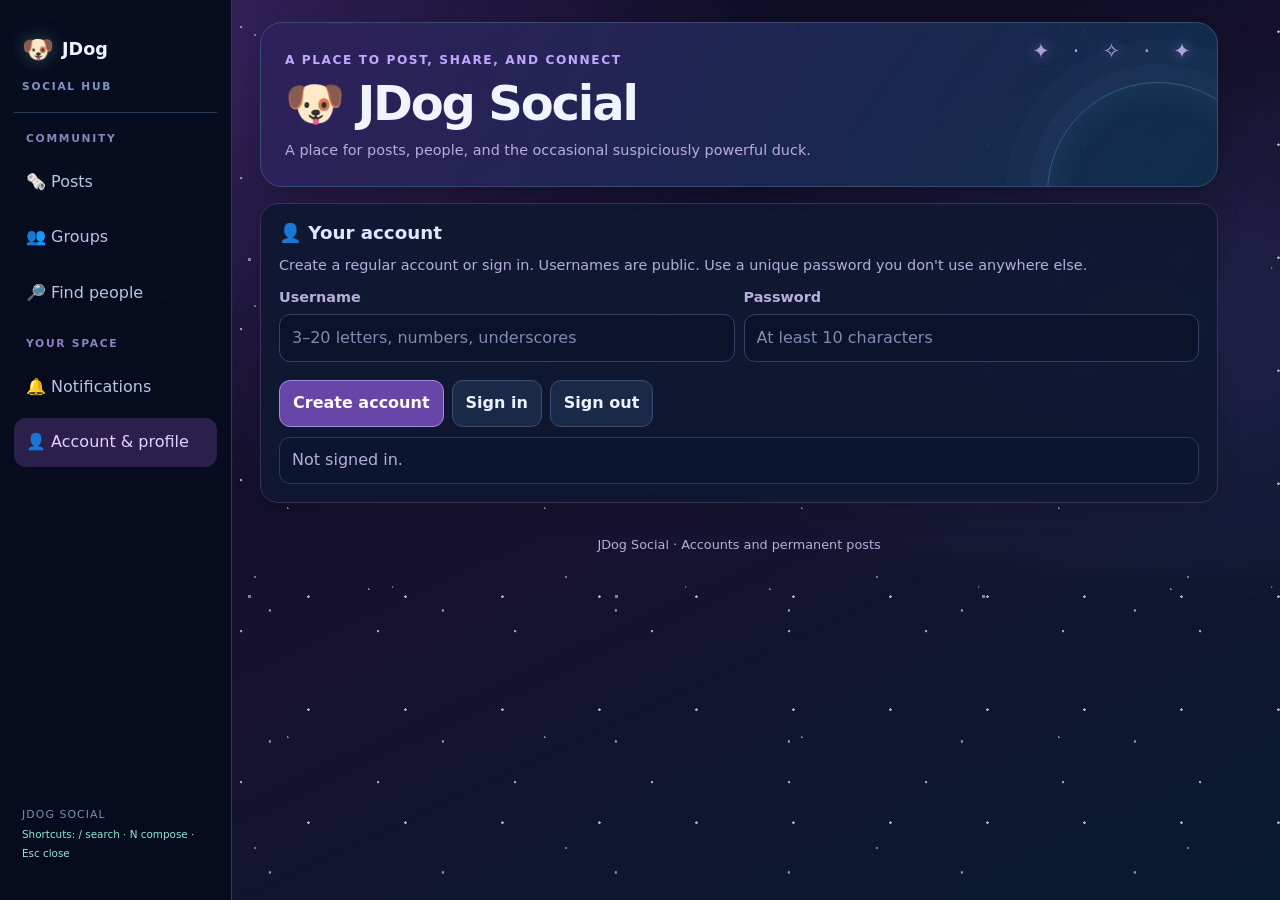
<file: account.html>
<!doctype html>
<html lang="en"><head>
<meta charset="utf-8"><meta name="viewport" content="width=device-width,initial-scale=1,viewport-fit=cover">
<meta name="theme-color" content="#080d20"><meta name="description" content="JDog Social">
<title>JDog · Account</title>
<style>
:root{color-scheme:dark;--bg:#09091e;--panel:#15132f;--line:#3a315f;--text:#f2efff;--muted:#b7aedb;--green:#67e8c0;--amber:#ffb86b;--blue:#b8a0ff;--purple:#b79aff;--violet:#805dce}
*{box-sizing:border-box}html{scroll-behavior:smooth}
body{margin:0;background:radial-gradient(ellipse at 15% 5%,rgba(130,82,210,.34),transparent 38%),radial-gradient(ellipse at 90% 35%,rgba(73,94,180,.2),transparent 35%),radial-gradient(circle at 18% 28%,rgba(255,255,255,.72) 0 1px,transparent 1.5px),radial-gradient(circle at 76% 18%,rgba(255,255,255,.62) 0 1px,transparent 1.5px),radial-gradient(circle at 56% 66%,rgba(255,255,255,.52) 0 1px,transparent 1.5px),linear-gradient(155deg,#09091e,#17122f 54%,#081b30);background-size:auto,auto,97px 113px,137px 151px,173px 131px,auto;background-attachment:fixed;color:var(--text);font:16px/1.55 system-ui,-apple-system,Segoe UI,sans-serif;padding:env(safe-area-inset-top) 14px env(safe-area-inset-bottom)}
main{max-width:900px;margin:auto;padding:22px 0 48px}
header{position:relative;overflow:hidden;padding:24px;margin-bottom:16px;border:1px solid #384b79;border-radius:22px;background:linear-gradient(125deg,rgba(47,32,91,.97),rgba(14,47,75,.95));box-shadow:0 12px 36px rgba(0,0,0,.25)}
header:after{content:"✦  ·  ✧     ·      ✦";position:absolute;right:18px;top:12px;color:#9ecbff;letter-spacing:.4em;font-size:1.3rem;opacity:.8;pointer-events:none}
h1{font-size:clamp(2rem,7vw,3rem);line-height:1.04;letter-spacing:-.045em;margin:.45rem 0 .65rem;color:#f0f4ff}h2{font-size:1.14rem;line-height:1.25;margin:0 0 .6rem;color:#dce8ff}h3{font-size:1rem;margin:14px 0 6px}p{margin:.5rem 0 0}a{color:var(--blue);text-underline-offset:3px}
.small,small{font-size:.9rem;color:var(--muted)}.eyebrow{color:#c1a7ff;font-size:.76rem;font-weight:850;letter-spacing:.13em}
.panel{background:rgba(15,24,49,.94);border:1px solid var(--line);border-radius:18px;padding:18px;margin:14px 0;box-shadow:0 8px 28px rgba(0,0,0,.16);backdrop-filter:blur(5px)}
.grid{display:grid;grid-template-columns:1fr;gap:9px}@media(min-width:580px){.grid{grid-template-columns:1fr 1fr}}
label{display:block;font-size:.9rem;color:var(--muted);margin-top:10px;font-weight:650}
input,select,textarea{display:block;width:100%;margin:5px 0 8px;padding:11px 12px;border-radius:11px;border:1px solid #344363;background:#0b132b;color:var(--text);font:inherit;min-width:0}textarea{resize:vertical}input::placeholder,textarea::placeholder{color:#7e8caf}
button{background:#1b2949;color:#eaf1ff;border:1px solid #3a4d73;border-radius:11px;padding:10px 13px;font:inherit;font-weight:700;cursor:pointer;transition:background .15s,border-color .15s}button:hover{background:#26395f;border-color:#718ac2}button:active{transform:scale(.985)}button.primary{background:#6846a8;color:#fffaff;border-color:#a58ae5}button.primary:hover{background:#805cc7}button:disabled{opacity:.5;cursor:not-allowed}
button:focus-visible,a:focus-visible,input:focus-visible,select:focus-visible,textarea:focus-visible{outline:3px solid #9bdfff;outline-offset:2px}
.actions{display:flex;gap:8px;flex-wrap:wrap;margin-top:10px}.statusline{padding:10px 12px;border:1px solid #2b3b5e;border-radius:11px;margin-top:10px;color:var(--muted);overflow-wrap:anywhere;background:#0c1530}
.pill{display:inline-block;padding:3px 9px;border:1px solid #344363;border-radius:999px;color:var(--muted);font-size:.78rem;background:#15213f}.note{border-left:3px solid var(--amber);padding:4px 0 4px 10px;color:var(--muted)}
.profile-banner{height:118px;margin:-4px 0 0;border:1px solid #56447e;border-radius:14px;background:linear-gradient(120deg,#38245d,#173a57);background-size:cover;background-position:center}.profile-top{position:relative;z-index:1;display:flex;align-items:center;gap:14px;padding-left:14px}.profile-custom-grid{display:grid;grid-template-columns:1fr;gap:8px}@media(min-width:580px){.profile-custom-grid{grid-template-columns:1fr 1fr}}.profile-public-banner{height:84px;width:100%;border-radius:10px;margin-bottom:10px;background:linear-gradient(120deg,#38245d,#173a57);background-size:cover;background-position:center;border:1px solid #55447e}.avatar{width:76px;height:76px;flex:0 0 76px;border-radius:50%;object-fit:cover;border:3px solid #3b5481;background:#1a2850}.avatar.small-avatar{width:38px;height:38px;flex-basis:38px}
.profile-stats{display:flex;gap:16px;flex-wrap:wrap;color:var(--muted);font-size:.9rem}.profile-stats strong{color:var(--text)}.profile-card{display:flex;align-items:flex-start;gap:10px}.profile-card .bubble{flex:1;min-width:0}.profile-actions{display:flex;gap:8px;flex-wrap:wrap;margin-top:8px}
.chat{display:flex;flex-direction:column;gap:11px;min-height:100px;max-height:none;overflow:visible;padding:2px}.bubble{border:1px solid #3b315e;background:#131e3b;border-radius:14px;padding:13px;overflow-wrap:anywhere;box-shadow:0 4px 14px rgba(0,0,0,.12)}.bubble.own{border-color:#7654b8;background:#102e3c}
.bubble-head{display:flex;gap:8px;align-items:center;justify-content:space-between;flex-wrap:wrap;color:var(--muted);font-size:.8rem;margin-bottom:8px}.bubble-head button{padding:5px 9px;background:#1a2949}.bubble-body{white-space:pre-wrap;overflow-wrap:anywhere;font-size:1rem}
.empty{padding:24px 12px;text-align:center;color:var(--muted);border:1px dashed #344363;border-radius:12px;background:rgba(11,20,43,.8)}.file-card{border:1px solid #344363;border-radius:10px;padding:10px;margin-top:8px;overflow-wrap:anywhere}
.feed-tools{display:grid;grid-template-columns:1fr;gap:8px;margin:14px 0}@media(min-width:580px){.feed-tools{grid-template-columns:minmax(0,2fr) minmax(150px,1fr)}}
.composer-meta{display:flex;justify-content:space-between;gap:10px;flex-wrap:wrap;color:var(--muted);font-size:.82rem}.post-extras{margin-top:4px}.post-extras input{margin-bottom:2px}.post-author{display:flex;align-items:center;gap:9px;min-width:0}.post-author .avatar{width:38px;height:38px;flex:0 0 38px}.post-author-name{display:flex;flex-direction:column;align-items:flex-start;min-width:0}.post-author-name button{padding:0;border:0;background:transparent;color:#b9e5ff;font-size:.88rem}.post-media{display:block;width:100%;max-height:420px;object-fit:contain;margin-top:12px;border:1px solid #344363;border-radius:12px}.count-near-limit{color:#ffb86b!important;font-weight:800}.section-kicker{font-size:.76rem;letter-spacing:.1em;text-transform:uppercase;color:#8fe8d3;font-weight:800}
video,img{max-width:100%;background:#111a35;border-radius:9px}.feed-image{display:block;width:100%;max-height:360px;object-fit:contain;min-height:140px;border:1px solid #344363}.feed-preview{display:block;width:100%;max-height:200px;object-fit:contain}footer{font-size:.8rem;color:var(--muted);padding:18px 3px;text-align:center}
@media(prefers-reduced-motion:reduce){html{scroll-behavior:auto}button{transition:none}}
/* Visual polish: layered starfield, orbit accents, and calmer hover feedback. */
body:before{content:"";position:fixed;inset:0;pointer-events:none;z-index:-1;opacity:.48;background-image:radial-gradient(1px 1px at 12% 22%,#fff 98%,transparent),radial-gradient(1px 1px at 82% 13%,#b9eaff 98%,transparent),radial-gradient(1.5px 1.5px at 68% 77%,#fff 98%,transparent),radial-gradient(1px 1px at 34% 84%,#9de8e0 98%,transparent),radial-gradient(1px 1px at 92% 58%,#fff 98%,transparent);background-size:257px 229px,311px 271px,367px 337px,293px 319px,401px 373px}
header{isolation:isolate}header:before{content:"";position:absolute;z-index:-1;width:220px;height:220px;right:-52px;bottom:-118px;border-radius:50%;border:1px solid rgba(150,207,255,.28);box-shadow:0 0 0 18px rgba(130,171,255,.035),0 0 0 42px rgba(130,171,255,.025),inset 0 0 36px rgba(91,184,220,.13);pointer-events:none}header:after{content:"✦ · ✧ · ✦";text-shadow:0 0 14px rgba(188,150,255,.8);color:#d5bdff}
.panel{transition:border-color .18s,box-shadow .18s}.panel:focus-within{border-color:#3d5888;box-shadow:0 10px 32px rgba(0,0,0,.2),0 0 0 1px rgba(105,177,255,.05)}.nav-orbit{filter:drop-shadow(0 0 9px rgba(143,232,211,.28))}.nav-link{transition:background .16s,border-color .16s,color .16s,transform .16s}.nav-link:hover{transform:translateX(2px)}.post-media{background:rgba(7,13,32,.65)}
.image-preview{margin-top:8px;padding:10px;border:1px solid #344363;border-radius:12px;background:rgba(8,15,35,.7)}.image-preview img{display:block;max-width:100%;max-height:240px;object-fit:contain;margin:0 auto;border-radius:8px}.image-preview .small{margin-top:6px}.timestamp-relative{color:#c0cce8}
@media(prefers-reduced-motion:reduce){.panel,.nav-link{transition:none}.nav-link:hover{transform:none}}


body{padding:0 16px 0 0}main{max-width:1240px;margin:0 auto 0 0;padding:22px 22px 48px 260px;min-height:100vh}
.space-nav{position:fixed;z-index:20;left:0;top:0;bottom:0;width:232px;padding:24px 14px;background:rgba(7,12,30,.96);border-right:1px solid #3b315e;display:flex;flex-direction:column;gap:18px;backdrop-filter:blur(10px)}
.nav-brand{display:flex;align-items:center;gap:8px;flex-wrap:wrap;font-weight:850;font-size:1.1rem;color:#f0f4ff;padding:6px 8px 18px;border-bottom:1px solid #29395b}.nav-orbit{color:#8fe8d3;font-size:1.6rem}.nav-subtitle{width:100%;font-size:.66rem;letter-spacing:.17em;color:#8194c1;font-weight:700}
.nav-links{display:flex;flex-direction:column;gap:7px;height:100%}.nav-link{display:block;width:100%;text-align:left;background:transparent;border-color:transparent;color:#b7c5e7;padding:12px;border-radius:12px}.nav-link:hover{background:#172443;border-color:#2c416b}.nav-link.active{background:#2b204b;border-color:#287a78;color:#e2d3ff}
.nav-foot{margin-top:auto;padding:12px 8px;font-size:.68rem;letter-spacing:.1em;color:#7790bc;line-height:1.8}.nav-foot span{letter-spacing:0;text-transform:none;color:#8fe8d3}.mobile-menu-toggle,.mobile-menu{display:none}
@media(max-width:760px){body{padding:0 12px}main{padding:12px 0 36px;margin:auto;width:100%}.space-nav{position:sticky;top:0;bottom:auto;width:100%;padding:10px 12px;gap:8px;border:1px solid #29395b;border-radius:0 0 16px 16px;box-shadow:0 8px 24px rgba(0,0,0,.22)}.nav-brand{font-size:1rem;padding:0 3px 4px;border:0}.nav-subtitle{display:none}.mobile-menu-toggle{display:block;align-self:flex-start;padding:8px 12px;background:#142c40;border-color:#287a78;color:#a8f5e2}.nav-links{display:none}.mobile-menu{display:flex;flex-direction:column;gap:6px;padding:6px 0 2px}.mobile-menu[hidden]{display:none}.mobile-menu .nav-link{padding:10px 12px}header{padding:19px 16px;margin:14px 0}header:after{font-size:1rem;right:10px}.panel{padding:15px}}
    /* Keep feature navigation links clean, without browser underlines. */
    a.nav-link, a.nav-link:link, a.nav-link:visited, a.nav-link:hover, a.nav-link:focus { text-decoration: none; }

/* Community controls: keep action buttons together and give expanded replies their own row. */
.post-interactions{display:grid;grid-template-columns:max-content minmax(0,1fr) max-content;align-items:center;gap:8px;margin-top:12px;min-width:0}
.post-interactions>.small{min-width:0;overflow-wrap:anywhere}
.post-interactions>.post-comments,.post-interactions>.post-safety{grid-column:1/-1;width:100%;min-width:0}
.post-comments{border-top:1px solid #344363;padding-top:12px;margin-top:4px}
.comment-list{display:flex;flex-direction:column;gap:8px;min-width:0}
.comment-item{padding:10px 12px;border:1px solid #344363;border-radius:11px;background:rgba(8,15,35,.65);overflow-wrap:anywhere}
.comment-item p{white-space:pre-wrap;overflow-wrap:anywhere;margin:.3rem 0}
.comment-item time{display:block}
.post-comments textarea{width:100%;min-width:0}
.post-comments>.actions{margin-top:6px}
.post-safety summary{cursor:pointer;color:var(--blue);font-weight:700;padding:7px 0}
.post-safety button{margin:5px 6px 0 0}
#blockedUsersList .bubble{display:flex;align-items:center;justify-content:space-between;gap:12px;flex-wrap:wrap}
#blockedUsersList .bubble strong{min-width:0;overflow-wrap:anywhere}
.direct-notifications>.bubble{display:grid;grid-template-columns:minmax(0,1fr) auto;align-items:center;gap:8px}
.direct-notifications>.bubble strong{min-width:0;overflow-wrap:anywhere}
.direct-notifications>.bubble time{grid-column:1/-1}
@media(max-width:480px){
 .post-interactions{grid-template-columns:minmax(0,1fr) minmax(0,1fr);align-items:stretch}
 .post-interactions>button{width:100%;min-width:0;padding:9px 8px}
 .post-interactions>.small{grid-column:1/-1}
 .post-interactions>.post-comments,.post-interactions>.post-safety{grid-column:1/-1}
 .post-safety button{width:100%;margin:6px 0 0}
 .direct-notifications>.bubble{grid-template-columns:1fr}
 .direct-notifications>.bubble time{grid-column:auto}
 .direct-notifications>.bubble button{width:100%}
}

/* Navigation refresh: clear feature groups, visible keyboard focus, and a skip path. */
.skip-link{position:fixed;z-index:100;top:8px;left:8px;transform:translateY(-160%);padding:10px 14px;border-radius:10px;background:#e8ddff;color:#17112e;font-weight:800;text-decoration:none}
.skip-link:focus{transform:translateY(0)}
.nav-links{gap:18px}
.nav-group{display:flex;flex-direction:column;gap:7px}
.nav-group-label{display:block;padding:0 12px 3px;color:#8c83bb;font-size:.67rem;font-weight:850;letter-spacing:.16em}
.nav-link:focus-visible,.mobile-menu-toggle:focus-visible,button:focus-visible,input:focus-visible,textarea:focus-visible,select:focus-visible{outline:2px solid #8fe8d3;outline-offset:3px}
.nav-foot span{font-size:.65rem;letter-spacing:0}
@media(max-width:760px){.mobile-menu{gap:6px}.mobile-menu .nav-group-label{padding:8px 12px 0}.nav-links{gap:16px}}



/* Feed topics and creator awards */
.creator-badge-row{display:flex;align-items:center;gap:6px;flex-wrap:wrap;margin-top:6px}
.creator-badge-pill{display:inline-flex;align-items:center;gap:4px;width:max-content;max-width:100%;padding:3px 9px;border:1px solid #6e67a8;border-radius:999px;background:rgba(110,103,168,.15);color:#dfd7ff;font-size:.75rem;font-weight:800;line-height:1.5;overflow-wrap:anywhere}
.creator-badge-normal{border-color:#8e8aac;background:rgba(142,138,172,.14);color:#eceaf8}
.creator-badge-metallic{border-color:#8ea6ba;background:linear-gradient(135deg,rgba(111,139,160,.18),rgba(209,222,234,.12));color:#d7e5f2}
.creator-badge-golden{border-color:#c79b52;background:rgba(199,155,82,.15);color:#ffe0a3}
.creator-badge-amethyst{border-color:#ad78e8;background:rgba(173,120,232,.17);color:#e8cbff}
.post-category-tag{display:inline-flex;align-items:center;width:max-content;max-width:100%;margin:0 0 8px;padding:4px 9px;border:1px solid #3b6683;border-radius:999px;background:rgba(33,86,111,.18);color:#a9e5ff;font-size:.74rem;font-weight:750}
.post-category-tag:hover{background:rgba(33,86,111,.35);border-color:#67c9d8}
.post-author-name .creator-badge-pill{margin-top:4px}


.banner-studio{margin-top:10px;padding:10px;border:1px solid #344363;border-radius:12px;background:rgba(8,15,35,.62)}.banner-studio summary{cursor:pointer;font-weight:800;color:#c9b8ff;padding:5px 0}.banner-studio canvas{display:block;width:100%;height:auto;aspect-ratio:15/4;border:1px solid #46547a;border-radius:10px;background:#17132f;touch-action:none;cursor:crosshair}.banner-tools{display:grid;grid-template-columns:minmax(0,1fr) minmax(0,2fr);gap:12px}.banner-tools input[type=color]{height:42px;padding:4px}.banner-tools input[type=range]{padding:10px 0}.profile-public-banner.profile-result-banner{height:118px;margin:0;border-radius:14px}.profile-banner:not([hidden])+.profile-top,.profile-result-banner:not([hidden])+.profile-top{padding-top:12px}.profile-banner:not([hidden])+.profile-top .avatar,.profile-result-banner:not([hidden])+.profile-top .avatar{transform:translateY(-28px)}.banner-studio-field{min-width:0}@media(max-width:480px){.profile-banner,.profile-public-banner.profile-result-banner{height:100px;margin-bottom:0}.profile-banner:not([hidden])+.profile-top .avatar,.profile-result-banner:not([hidden])+.profile-top .avatar{transform:translateY(-24px)}.banner-tools{grid-template-columns:1fr 1fr}.banner-studio .actions button{flex:1}}
</style></head><body data-current-page="account"><a class="skip-link" href="#mainContent">Skip to content</a><main id="mainContent" tabindex="-1">
<header><span class="eyebrow">A PLACE TO POST, SHARE, AND CONNECT</span><h1>🐶 JDog Social</h1><p class="small">A place for posts, people, and the occasional suspiciously powerful duck.</p></header>
<nav class="space-nav" aria-label="Main navigation">
<div class="nav-brand"><span class="nav-orbit">🐶</span><span>JDog</span><span class="nav-subtitle">SOCIAL HUB</span></div>
<button type="button" class="mobile-menu-toggle" id="mobileMenuToggle" aria-expanded="false" aria-controls="mobileMenu">☰ Menu</button>
<div class="nav-links" id="desktopNav">
<div class="nav-group"><span class="nav-group-label">COMMUNITY</span><a href="./posts.html" class="nav-link" data-section="posts">🗞️ Posts</a><a href="./groups.html" class="nav-link" data-section="groups">👥 Groups</a><a href="./people.html" class="nav-link" data-section="people">🔎 Find people</a></div>
<div class="nav-group"><span class="nav-group-label">YOUR SPACE</span><a href="./notifications.html" class="nav-link" data-section="notifications">🔔 Notifications</a><a href="./account.html" class="nav-link" data-section="account" data-account-nav>👤 Account & profile</a></div>
<div class="nav-foot">JDOG SOCIAL<br><span>Shortcuts: / search · N compose · Esc close</span></div>
</div>
<div class="mobile-menu" id="mobileMenu" hidden>
<span class="nav-group-label">COMMUNITY</span><a href="./posts.html" class="nav-link" data-section="posts">🗞️ Posts</a><a href="./groups.html" class="nav-link" data-section="groups">👥 Groups</a><a href="./people.html" class="nav-link" data-section="people">🔎 Find people</a>
<span class="nav-group-label">YOUR SPACE</span><a href="./notifications.html" class="nav-link" data-section="notifications">🔔 Notifications</a><a href="./account.html" class="nav-link" data-section="account" data-account-nav>👤 Account & profile</a>
</div></nav>


<div class="section-stack"><div id="account" data-page-section="account"><div id="signedOutAccount"><section class="panel"><h2>👤 Your account</h2><p class="small">Create a regular account or sign in. Usernames are public. Use a unique password you don't use anywhere else.</p>
<div class="grid"><div><label for="accountUsername">Username</label><input id="accountUsername" maxlength="20" autocomplete="username" placeholder="3–20 letters, numbers, underscores"></div><div><label for="accountPassword">Password</label><input id="accountPassword" type="password" maxlength="128" autocomplete="current-password" placeholder="At least 10 characters"></div></div>
<div class="actions"><button type="button" id="registerAccount" class="primary">Create account</button><button type="button" id="loginAccount">Sign in</button><button type="button" id="logoutAccount">Sign out</button></div><div id="accountStatus" class="statusline" aria-live="polite">Not signed in.</div></section></div><div id="signedInProfile" hidden><section class="panel" id="myProfilePanel"><h2>🪪 Your profile</h2><div id="myBanner" class="profile-banner" hidden></div><div class="profile-top"><img id="myAvatar" class="avatar" alt="Your profile picture" src="data:image/svg+xml,%3Csvg xmlns='http://www.w3.org/2000/svg' viewBox='0 0 100 100'%3E%3Crect width='100' height='100' rx='50' fill='%23263848'/%3E%3Ctext x='50' y='62' font-size='44' text-anchor='middle' fill='%23e8f0f7'%3E%3F%3C/text%3E%3C/svg%3E"><div><h2 id="myDisplayName">Sign in to set up your profile</h2><p id="myUsername" class="small">@not-signed-in</p><div class="profile-stats"><span><strong id="myFollowers">0</strong> followers</span><span><strong id="myFollowing">0</strong> following</span></div><div id="myBadgeDisplay" class="creator-badge-row" hidden></div></div></div><label for="profileDisplayName">Display name</label><input id="profileDisplayName" maxlength="40" placeholder="What should people call you?"><label for="profileBio">Bio</label><textarea id="profileBio" rows="3" maxlength="160" placeholder="Tell the JDog world a little about yourself (160 characters max)"></textarea><div class="profile-custom-grid"><div><label for="profilePronouns">Pronouns (optional)</label><input id="profilePronouns" maxlength="30" placeholder="e.g. they/them"></div><div><label for="profileFavoriteGame">Favorite game (optional)</label><input id="profileFavoriteGame" maxlength="40" placeholder="e.g. Splatoon 3"></div><div><label for="profileAccent">Profile accent</label><select id="profileAccent"><option value="#a78bfa">Violet nebula</option><option value="#67e8c0">Teal comet</option><option value="#8cc8ff">Blue moon</option><option value="#ff8fcf">Pink supernova</option><option value="#ffc078">Solar flare</option></select></div><div><label for="profileBadge">Dog Bone creator badge</label><select id="profileBadge"><option value="">No badge displayed</option><option value="normal">Normal Dog Bone · 10K</option><option value="metallic">Metallic Dog Bone · 100K</option><option value="golden">Golden Dog Bone · 1M</option><option value="amethyst">Amethyst Dog Bone · 10M</option></select><p id="profileBadgeHelp" class="small">Badges unlock at follower milestones and are verified by the server.</p></div><div class="banner-studio-field"><label for="profileBannerUrl">Banner image URL or your drawing</label><input id="profileBannerUrl" type="text" maxlength="220000" placeholder="https://example.com/banner.jpg"><div id="myBannerPreview" class="profile-public-banner" hidden></div><details id="bannerStudio" class="banner-studio"><summary>🎨 Open banner creator</summary><p class="small">Draw a custom 900 × 240 banner. Your profile picture will overlap the finished banner a little.</p><canvas id="bannerCanvas" width="900" height="240" aria-label="Banner drawing canvas"></canvas><div class="banner-tools"><div><label for="bannerColor">Ink color</label><input id="bannerColor" type="color" value="#8fe8d3"></div><div><label for="bannerBrushSize">Brush size</label><input id="bannerBrushSize" type="range" min="2" max="36" value="10"></div></div><div class="actions"><button type="button" id="bannerUndo">↶ Undo</button><button type="button" id="bannerEraser">⌫ Eraser: off</button><button type="button" id="bannerClear">Clear canvas</button><button type="button" id="bannerUse" class="primary">Use this banner</button></div><p id="bannerStudioStatus" class="small" aria-live="polite">Pick a color and draw with your finger or mouse.</p></details></div></div><label for="profileAvatar">Profile picture</label><input id="profileAvatar" type="file" accept="image/png,image/jpeg,image/webp"><p class="small">Pictures are resized before upload. Use an image you have permission to share. Banner images use a public image URL.</p><div class="actions"><button id="saveProfile" class="primary" type="button">Save profile</button><button id="clearAvatar" type="button">Remove picture</button><button id="profileLogout" type="button">Log out</button></div><div id="profileStatus" class="statusline" aria-live="polite">Sign in to edit your profile.</div></section></div></div><div id="people" data-page-section="people"><section class="panel"><h2>🔎 Find a person</h2><p class="small">Look up a username to see their profile and follow or unfollow them.</p><label for="profileLookup">Username</label><input id="profileLookup" maxlength="20" placeholder="Enter a username"><div class="actions"><button type="button" id="lookupProfile" class="primary">View profile</button></div><div id="profileResult" class="statusline">Search for a JDog user.</div></section><section class="panel"><h2>🚫 Blocked accounts</h2><p class="small">Blocked accounts are hidden from your feed and replies. Unblock anyone here.</p><div class="actions"><button type="button" id="refreshBlockedUsers">Refresh blocked list</button></div><div id="blockedUsersList" class="chat"><div class="empty">Sign in to manage blocked accounts.</div></div></section></div><div id="notifications" data-page-section="notifications"><section class="panel"><span class="section-kicker">Activity from people you follow</span><h2>🔔 Notifications</h2><p class="small">See new posts from accounts you follow. This first version checks when you open the site or refresh the feed. It does not send push notifications.</p><div class="actions"><button type="button" id="refreshNotifications" class="primary">Check for updates ↻</button><button type="button" id="clearNotifications">Mark all as seen</button></div><div id="notificationStatus" class="statusline" aria-live="polite">Sign in and follow people to start seeing updates here.</div><div id="notificationFeed" class="chat"><div class="empty">No notifications yet.</div></div></section></div><div id="groups" data-page-section="groups"><section class="panel"><span class="section-kicker">Find your people</span><h2>👥 Groups</h2><p class="small">Create a community around a game, hobby, project, or very powerful duck. Groups have a creator, a description, and members. Posts and profiles stay separate and unchanged.</p><section class="panel" style="background:rgba(10,18,40,.7)"><h3>＋ Create a group</h3><label for="groupName">Group name</label><input id="groupName" maxlength="40" placeholder="e.g. Scratch Pika Army"><label for="groupDescription">Description (optional)</label><textarea id="groupDescription" rows="3" maxlength="240" placeholder="What brings this group together?"></textarea><div class="actions"><button type="button" id="createGroup" class="primary">Create group</button><button type="button" id="refreshGroups">Refresh groups ↻</button></div><div id="groupStatus" class="statusline" aria-live="polite">Sign in to create or join groups. Everyone can browse.</div></section><div class="feed-tools"><div><label for="groupSearch">Search groups</label><input id="groupSearch" type="search" placeholder="Search names, descriptions, or creators…"></div><div><label for="groupFilter">Show</label><select id="groupFilter"><option value="all">All groups</option><option value="joined">Groups I joined</option><option value="created">Groups I created</option></select></div></div><div id="groupCount" class="small">Loading groups…</div><div id="groupFeed" class="chat"><div class="empty">Loading groups…</div></div><section id="groupDetail" class="panel" hidden><div class="actions"><button type="button" id="backToGroups">← Back to groups</button></div><span class="section-kicker">THE COMMUNITY FEED</span><h2 id="groupDetailTitle">Group</h2><p id="groupDetailDescription" class="bubble-body"></p><p id="groupDetailMeta" class="small"></p><section class="panel" style="background:rgba(10,18,40,.7)"><h3>✍️ Post to this group</h3><label for="groupPostComposer">Your message</label><textarea id="groupPostComposer" rows="4" maxlength="1000" placeholder="What’s happening in this group?"></textarea><label for="groupPostImageUrl">Image URL (optional)</label><input id="groupPostImageUrl" type="url" maxlength="450" placeholder="https://example.com/image.jpg"><p class="small">Images are attached by public URL, just like posts on the main feed.</p><div class="actions"><button type="button" id="publishGroupPost" class="primary">Publish to group ↗</button><button type="button" id="refreshGroupPosts">Refresh feed ↻</button></div><div id="groupPostStatus" class="statusline" aria-live="polite">Join this group to post.</div></section><h3>🗞️ Group posts</h3><div id="groupPostFeed" class="chat"><div class="empty">Loading group posts…</div></div></section></section></div><div id="posts" data-page-section="posts"><section class="panel"><span class="section-kicker">Your little corner of the feed</span><h2>🗞️ Posts</h2><p class="small">Posts are saved on the server and appear for everyone. Drafts stay on this device. Keep private information private.</p>
<label for="postComposer">What’s happening?</label><textarea id="postComposer" rows="4" maxlength="1000" placeholder="Write something worth putting on the internet…"></textarea>
<div class="grid post-extras"><div><label for="postCategory">Topic</label><select id="postCategory"><option value="general">General</option><option value="games">Games</option><option value="memes">Memes</option><option value="art">Art</option><option value="projects">Projects</option><option value="tutorials">Tutorials</option></select></div><div><label for="postImageUrl">Attach an image URL (optional)</label><input id="postImageUrl" type="url" maxlength="450" placeholder="https://example.com/picture.jpg"><div id="imagePreview" class="image-preview" hidden><img id="imagePreviewImg" alt="Preview of the image attached to your draft"><p id="imagePreviewStatus" class="small">Image preview</p></div></div></div>
<p class="small">Images are attached by URL.</p>
<div class="composer-meta"><span id="draftStatus">Drafts save on this device.</span><span id="postCharCount">0 / 1000</span></div>
<div class="actions"><button type="button" id="publishPost" class="primary">Publish post ↗</button><button type="button" id="clearDraft">Clear draft</button><button type="button" id="refreshPosts">Refresh feed ↻</button></div>
<div id="postStatus" class="statusline" aria-live="polite">Sign in to publish. Posts can be read without signing in.</div>
<div class="feed-tools"><div><label for="postFeedMode">Feed</label><select id="postFeedMode"><option value="explore">Explore · Everyone</option><option value="following">Following · People I follow</option></select></div><div><label for="postCategoryFilter">Topic</label><select id="postCategoryFilter"><option value="all">All topics</option><option value="general">General</option><option value="games">Games</option><option value="memes">Memes</option><option value="art">Art</option><option value="projects">Projects</option><option value="tutorials">Tutorials</option></select></div><div><label for="postSearch">Search the feed</label><input id="postSearch" type="search" placeholder="Search posts, people, or topics…"></div><div><label for="postSort">Sort posts</label><select id="postSort"><option value="newest">Newest first</option><option value="oldest">Oldest first</option></select></div></div>
<div id="postCount" class="small">Loading posts…</div><div id="postFeed" class="chat"><div class="empty">Loading posts…</div></div></section></div></div>

<footer>JDog Social · Accounts and permanent posts</footer></main><script>(function(){
const toggle=document.getElementById("mobileMenuToggle");
const menu=document.getElementById("mobileMenu");
function selectSection(name){
 document.querySelectorAll("[data-page-section]").forEach(el=>{el.hidden=el.dataset.pageSection!==name;});
 document.querySelectorAll("[data-section]").forEach(link=>link.classList.toggle("active",link.dataset.section===name));
 menu.hidden=true;toggle.setAttribute("aria-expanded","false");toggle.textContent="☰ Menu";window.scrollTo(0,0);
}
toggle.addEventListener("click",function(){const opening=menu.hidden;menu.hidden=!opening;toggle.setAttribute("aria-expanded",String(opening));toggle.textContent=opening?"✕ Close menu":"☰ Menu";});
document.querySelectorAll("[data-section]").forEach(link=>link.addEventListener("click",()=>selectSection(link.dataset.section)));
selectSection(document.body.dataset.currentPage||"posts");window.jdbSelectSection=selectSection;
function typingInField(el){return el&&(/INPUT|TEXTAREA|SELECT/.test(el.tagName)||el.isContentEditable);}
document.addEventListener("keydown",function(event){
 if(event.key==="Escape"&&!menu.hidden){menu.hidden=true;toggle.setAttribute("aria-expanded","false");toggle.textContent="☰ Menu";toggle.focus();return;}
 if(event.ctrlKey||event.metaKey||event.altKey||typingInField(event.target))return;
 if(event.key==="/"){
  const target=document.querySelector("#postSearch, #groupSearch, #profileLookup");
  if(target){event.preventDefault();target.focus();}
 }else if(event.key.toLowerCase()==="n"){
  const target=document.querySelector("#postComposer, #groupPostComposer");
  if(target){event.preventDefault();target.focus();}
 }
});
})();</script>
<script src="./app.js?v=banner-studio-02"></script></body></html>
</file>
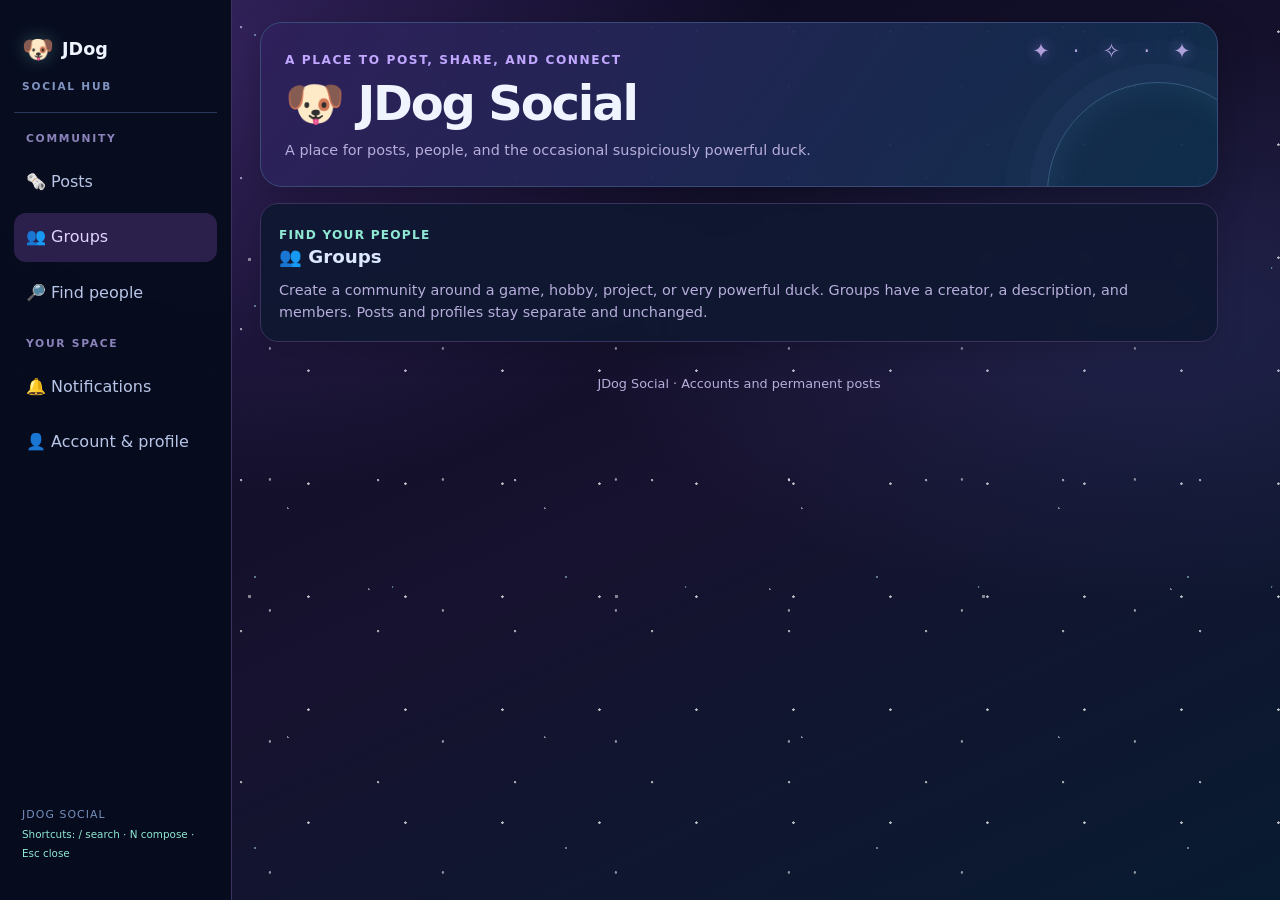
<file: group.html>
<!doctype html>
<html lang="en"><head>
<meta charset="utf-8"><meta name="viewport" content="width=device-width,initial-scale=1,viewport-fit=cover">
<meta name="theme-color" content="#080d20"><meta name="description" content="JDog Social">
<title>Group · JDog Social</title>
<style>
:root{color-scheme:dark;--bg:#09091e;--panel:#15132f;--line:#3a315f;--text:#f2efff;--muted:#b7aedb;--green:#67e8c0;--amber:#ffb86b;--blue:#b8a0ff;--purple:#b79aff;--violet:#805dce}
*{box-sizing:border-box}html{scroll-behavior:smooth}
body{margin:0;background:radial-gradient(ellipse at 15% 5%,rgba(130,82,210,.34),transparent 38%),radial-gradient(ellipse at 90% 35%,rgba(73,94,180,.2),transparent 35%),radial-gradient(circle at 18% 28%,rgba(255,255,255,.72) 0 1px,transparent 1.5px),radial-gradient(circle at 76% 18%,rgba(255,255,255,.62) 0 1px,transparent 1.5px),radial-gradient(circle at 56% 66%,rgba(255,255,255,.52) 0 1px,transparent 1.5px),linear-gradient(155deg,#09091e,#17122f 54%,#081b30);background-size:auto,auto,97px 113px,137px 151px,173px 131px,auto;background-attachment:fixed;color:var(--text);font:16px/1.55 system-ui,-apple-system,Segoe UI,sans-serif;padding:env(safe-area-inset-top) 14px env(safe-area-inset-bottom)}
main{max-width:900px;margin:auto;padding:22px 0 48px}
header{position:relative;overflow:hidden;padding:24px;margin-bottom:16px;border:1px solid #384b79;border-radius:22px;background:linear-gradient(125deg,rgba(47,32,91,.97),rgba(14,47,75,.95));box-shadow:0 12px 36px rgba(0,0,0,.25)}
header:after{content:"✦  ·  ✧     ·      ✦";position:absolute;right:18px;top:12px;color:#9ecbff;letter-spacing:.4em;font-size:1.3rem;opacity:.8;pointer-events:none}
h1{font-size:clamp(2rem,7vw,3rem);line-height:1.04;letter-spacing:-.045em;margin:.45rem 0 .65rem;color:#f0f4ff}h2{font-size:1.14rem;line-height:1.25;margin:0 0 .6rem;color:#dce8ff}h3{font-size:1rem;margin:14px 0 6px}p{margin:.5rem 0 0}a{color:var(--blue);text-underline-offset:3px}
.small,small{font-size:.9rem;color:var(--muted)}.eyebrow{color:#c1a7ff;font-size:.76rem;font-weight:850;letter-spacing:.13em}
.panel{background:rgba(15,24,49,.94);border:1px solid var(--line);border-radius:18px;padding:18px;margin:14px 0;box-shadow:0 8px 28px rgba(0,0,0,.16);backdrop-filter:blur(5px)}
.grid{display:grid;grid-template-columns:1fr;gap:9px}@media(min-width:580px){.grid{grid-template-columns:1fr 1fr}}
label{display:block;font-size:.9rem;color:var(--muted);margin-top:10px;font-weight:650}
input,select,textarea{display:block;width:100%;margin:5px 0 8px;padding:11px 12px;border-radius:11px;border:1px solid #344363;background:#0b132b;color:var(--text);font:inherit;min-width:0}textarea{resize:vertical}input::placeholder,textarea::placeholder{color:#7e8caf}
button{background:#1b2949;color:#eaf1ff;border:1px solid #3a4d73;border-radius:11px;padding:10px 13px;font:inherit;font-weight:700;cursor:pointer;transition:background .15s,border-color .15s}button:hover{background:#26395f;border-color:#718ac2}button:active{transform:scale(.985)}button.primary{background:#6846a8;color:#fffaff;border-color:#a58ae5}button.primary:hover{background:#805cc7}button:disabled{opacity:.5;cursor:not-allowed}
button:focus-visible,a:focus-visible,input:focus-visible,select:focus-visible,textarea:focus-visible{outline:3px solid #9bdfff;outline-offset:2px}
.actions{display:flex;gap:8px;flex-wrap:wrap;margin-top:10px}.statusline{padding:10px 12px;border:1px solid #2b3b5e;border-radius:11px;margin-top:10px;color:var(--muted);overflow-wrap:anywhere;background:#0c1530}
.pill{display:inline-block;padding:3px 9px;border:1px solid #344363;border-radius:999px;color:var(--muted);font-size:.78rem;background:#15213f}.note{border-left:3px solid var(--amber);padding:4px 0 4px 10px;color:var(--muted)}
.profile-banner{height:118px;margin:-4px 0 0;border:1px solid #56447e;border-radius:14px;background:linear-gradient(120deg,#38245d,#173a57);background-size:cover;background-position:center}.profile-top{position:relative;z-index:1;display:flex;align-items:center;gap:14px;padding-left:14px}.profile-custom-grid{display:grid;grid-template-columns:1fr;gap:8px}@media(min-width:580px){.profile-custom-grid{grid-template-columns:1fr 1fr}}.profile-public-banner{height:84px;width:100%;border-radius:10px;margin-bottom:10px;background:linear-gradient(120deg,#38245d,#173a57);background-size:cover;background-position:center;border:1px solid #55447e}.avatar{width:76px;height:76px;flex:0 0 76px;border-radius:50%;object-fit:cover;border:3px solid #3b5481;background:#1a2850}.avatar.small-avatar{width:38px;height:38px;flex-basis:38px}
.profile-stats{display:flex;gap:16px;flex-wrap:wrap;color:var(--muted);font-size:.9rem}.profile-stats strong{color:var(--text)}.profile-card{display:flex;align-items:flex-start;gap:10px}.profile-card .bubble{flex:1;min-width:0}.profile-actions{display:flex;gap:8px;flex-wrap:wrap;margin-top:8px}
.chat{display:flex;flex-direction:column;gap:11px;min-height:100px;max-height:none;overflow:visible;padding:2px}.bubble{border:1px solid #3b315e;background:#131e3b;border-radius:14px;padding:13px;overflow-wrap:anywhere;box-shadow:0 4px 14px rgba(0,0,0,.12)}.bubble.own{border-color:#7654b8;background:#102e3c}
.bubble-head{display:flex;gap:8px;align-items:center;justify-content:space-between;flex-wrap:wrap;color:var(--muted);font-size:.8rem;margin-bottom:8px}.bubble-head button{padding:5px 9px;background:#1a2949}.bubble-body{white-space:pre-wrap;overflow-wrap:anywhere;font-size:1rem}
.empty{padding:24px 12px;text-align:center;color:var(--muted);border:1px dashed #344363;border-radius:12px;background:rgba(11,20,43,.8)}.file-card{border:1px solid #344363;border-radius:10px;padding:10px;margin-top:8px;overflow-wrap:anywhere}
.feed-tools{display:grid;grid-template-columns:1fr;gap:8px;margin:14px 0}@media(min-width:580px){.feed-tools{grid-template-columns:minmax(0,2fr) minmax(150px,1fr)}}
.composer-meta{display:flex;justify-content:space-between;gap:10px;flex-wrap:wrap;color:var(--muted);font-size:.82rem}.post-extras{margin-top:4px}.post-extras input{margin-bottom:2px}.post-author{display:flex;align-items:center;gap:9px;min-width:0}.post-author .avatar{width:38px;height:38px;flex:0 0 38px}.post-author-name{display:flex;flex-direction:column;align-items:flex-start;min-width:0}.post-author-name button{padding:0;border:0;background:transparent;color:#b9e5ff;font-size:.88rem}.post-media{display:block;width:100%;max-height:420px;object-fit:contain;margin-top:12px;border:1px solid #344363;border-radius:12px}.count-near-limit{color:#ffb86b!important;font-weight:800}.section-kicker{font-size:.76rem;letter-spacing:.1em;text-transform:uppercase;color:#8fe8d3;font-weight:800}
video,img{max-width:100%;background:#111a35;border-radius:9px}.feed-image{display:block;width:100%;max-height:360px;object-fit:contain;min-height:140px;border:1px solid #344363}.feed-preview{display:block;width:100%;max-height:200px;object-fit:contain}footer{font-size:.8rem;color:var(--muted);padding:18px 3px;text-align:center}
@media(prefers-reduced-motion:reduce){html{scroll-behavior:auto}button{transition:none}}
/* Visual polish: layered starfield, orbit accents, and calmer hover feedback. */
body:before{content:"";position:fixed;inset:0;pointer-events:none;z-index:-1;opacity:.48;background-image:radial-gradient(1px 1px at 12% 22%,#fff 98%,transparent),radial-gradient(1px 1px at 82% 13%,#b9eaff 98%,transparent),radial-gradient(1.5px 1.5px at 68% 77%,#fff 98%,transparent),radial-gradient(1px 1px at 34% 84%,#9de8e0 98%,transparent),radial-gradient(1px 1px at 92% 58%,#fff 98%,transparent);background-size:257px 229px,311px 271px,367px 337px,293px 319px,401px 373px}
header{isolation:isolate}header:before{content:"";position:absolute;z-index:-1;width:220px;height:220px;right:-52px;bottom:-118px;border-radius:50%;border:1px solid rgba(150,207,255,.28);box-shadow:0 0 0 18px rgba(130,171,255,.035),0 0 0 42px rgba(130,171,255,.025),inset 0 0 36px rgba(91,184,220,.13);pointer-events:none}header:after{content:"✦ · ✧ · ✦";text-shadow:0 0 14px rgba(188,150,255,.8);color:#d5bdff}
.panel{transition:border-color .18s,box-shadow .18s}.panel:focus-within{border-color:#3d5888;box-shadow:0 10px 32px rgba(0,0,0,.2),0 0 0 1px rgba(105,177,255,.05)}.nav-orbit{filter:drop-shadow(0 0 9px rgba(143,232,211,.28))}.nav-link{transition:background .16s,border-color .16s,color .16s,transform .16s}.nav-link:hover{transform:translateX(2px)}.post-media{background:rgba(7,13,32,.65)}
.image-preview{margin-top:8px;padding:10px;border:1px solid #344363;border-radius:12px;background:rgba(8,15,35,.7)}.image-preview img{display:block;max-width:100%;max-height:240px;object-fit:contain;margin:0 auto;border-radius:8px}.image-preview .small{margin-top:6px}.timestamp-relative{color:#c0cce8}
@media(prefers-reduced-motion:reduce){.panel,.nav-link{transition:none}.nav-link:hover{transform:none}}


body{padding:0 16px 0 0}main{max-width:1240px;margin:0 auto 0 0;padding:22px 22px 48px 260px;min-height:100vh}
.space-nav{position:fixed;z-index:20;left:0;top:0;bottom:0;width:232px;padding:24px 14px;background:rgba(7,12,30,.96);border-right:1px solid #3b315e;display:flex;flex-direction:column;gap:18px;backdrop-filter:blur(10px)}
.nav-brand{display:flex;align-items:center;gap:8px;flex-wrap:wrap;font-weight:850;font-size:1.1rem;color:#f0f4ff;padding:6px 8px 18px;border-bottom:1px solid #29395b}.nav-orbit{color:#8fe8d3;font-size:1.6rem}.nav-subtitle{width:100%;font-size:.66rem;letter-spacing:.17em;color:#8194c1;font-weight:700}
.nav-links{display:flex;flex-direction:column;gap:7px;height:100%}.nav-link{display:block;width:100%;text-align:left;background:transparent;border-color:transparent;color:#b7c5e7;padding:12px;border-radius:12px}.nav-link:hover{background:#172443;border-color:#2c416b}.nav-link.active{background:#2b204b;border-color:#287a78;color:#e2d3ff}
.nav-foot{margin-top:auto;padding:12px 8px;font-size:.68rem;letter-spacing:.1em;color:#7790bc;line-height:1.8}.nav-foot span{letter-spacing:0;text-transform:none;color:#8fe8d3}.mobile-menu-toggle,.mobile-menu{display:none}
@media(max-width:760px){body{padding:0 12px}main{padding:12px 0 36px;margin:auto;width:100%}.space-nav{position:sticky;top:0;bottom:auto;width:100%;padding:10px 12px;gap:8px;border:1px solid #29395b;border-radius:0 0 16px 16px;box-shadow:0 8px 24px rgba(0,0,0,.22)}.nav-brand{font-size:1rem;padding:0 3px 4px;border:0}.nav-subtitle{display:none}.mobile-menu-toggle{display:block;align-self:flex-start;padding:8px 12px;background:#142c40;border-color:#287a78;color:#a8f5e2}.nav-links{display:none}.mobile-menu{display:flex;flex-direction:column;gap:6px;padding:6px 0 2px}.mobile-menu[hidden]{display:none}.mobile-menu .nav-link{padding:10px 12px}header{padding:19px 16px;margin:14px 0}header:after{font-size:1rem;right:10px}.panel{padding:15px}}
    /* Keep feature navigation links clean, without browser underlines. */
    a.nav-link, a.nav-link:link, a.nav-link:visited, a.nav-link:hover, a.nav-link:focus { text-decoration: none; }

/* Community controls: keep action buttons together and give expanded replies their own row. */
.post-interactions{display:grid;grid-template-columns:max-content minmax(0,1fr) max-content;align-items:center;gap:8px;margin-top:12px;min-width:0}
.post-interactions>.small{min-width:0;overflow-wrap:anywhere}
.post-interactions>.post-comments,.post-interactions>.post-safety{grid-column:1/-1;width:100%;min-width:0}
.post-comments{border-top:1px solid #344363;padding-top:12px;margin-top:4px}
.comment-list{display:flex;flex-direction:column;gap:8px;min-width:0}
.comment-item{padding:10px 12px;border:1px solid #344363;border-radius:11px;background:rgba(8,15,35,.65);overflow-wrap:anywhere}
.comment-item p{white-space:pre-wrap;overflow-wrap:anywhere;margin:.3rem 0}
.comment-item time{display:block}
.post-comments textarea{width:100%;min-width:0}
.post-comments>.actions{margin-top:6px}
.post-safety summary{cursor:pointer;color:var(--blue);font-weight:700;padding:7px 0}
.post-safety button{margin:5px 6px 0 0}
#blockedUsersList .bubble{display:flex;align-items:center;justify-content:space-between;gap:12px;flex-wrap:wrap}
#blockedUsersList .bubble strong{min-width:0;overflow-wrap:anywhere}
.direct-notifications>.bubble{display:grid;grid-template-columns:minmax(0,1fr) auto;align-items:center;gap:8px}
.direct-notifications>.bubble strong{min-width:0;overflow-wrap:anywhere}
.direct-notifications>.bubble time{grid-column:1/-1}
@media(max-width:480px){
 .post-interactions{grid-template-columns:minmax(0,1fr) minmax(0,1fr);align-items:stretch}
 .post-interactions>button{width:100%;min-width:0;padding:9px 8px}
 .post-interactions>.small{grid-column:1/-1}
 .post-interactions>.post-comments,.post-interactions>.post-safety{grid-column:1/-1}
 .post-safety button{width:100%;margin:6px 0 0}
 .direct-notifications>.bubble{grid-template-columns:1fr}
 .direct-notifications>.bubble time{grid-column:auto}
 .direct-notifications>.bubble button{width:100%}
}
body[data-group-detail-page="true"] #groupCreatePanel,body[data-group-detail-page="true"] #groupFilterTools,body[data-group-detail-page="true"] #groupCount,body[data-group-detail-page="true"] #groupFeed{display:none!important;}
/* Navigation refresh: clear feature groups, visible keyboard focus, and a skip path. */
.skip-link{position:fixed;z-index:100;top:8px;left:8px;transform:translateY(-160%);padding:10px 14px;border-radius:10px;background:#e8ddff;color:#17112e;font-weight:800;text-decoration:none}
.skip-link:focus{transform:translateY(0)}
.nav-links{gap:18px}
.nav-group{display:flex;flex-direction:column;gap:7px}
.nav-group-label{display:block;padding:0 12px 3px;color:#8c83bb;font-size:.67rem;font-weight:850;letter-spacing:.16em}
.nav-link:focus-visible,.mobile-menu-toggle:focus-visible,button:focus-visible,input:focus-visible,textarea:focus-visible,select:focus-visible{outline:2px solid #8fe8d3;outline-offset:3px}
.nav-foot span{font-size:.65rem;letter-spacing:0}
@media(max-width:760px){.mobile-menu{gap:6px}.mobile-menu .nav-group-label{padding:8px 12px 0}.nav-links{gap:16px}}



/* Feed topics and creator awards */
.creator-badge-row{display:flex;align-items:center;gap:6px;flex-wrap:wrap;margin-top:6px}
.creator-badge-pill{display:inline-flex;align-items:center;gap:4px;width:max-content;max-width:100%;padding:3px 9px;border:1px solid #6e67a8;border-radius:999px;background:rgba(110,103,168,.15);color:#dfd7ff;font-size:.75rem;font-weight:800;line-height:1.5;overflow-wrap:anywhere}
.creator-badge-normal{border-color:#8e8aac;background:rgba(142,138,172,.14);color:#eceaf8}
.creator-badge-metallic{border-color:#8ea6ba;background:linear-gradient(135deg,rgba(111,139,160,.18),rgba(209,222,234,.12));color:#d7e5f2}
.creator-badge-golden{border-color:#c79b52;background:rgba(199,155,82,.15);color:#ffe0a3}
.creator-badge-amethyst{border-color:#ad78e8;background:rgba(173,120,232,.17);color:#e8cbff}
.post-category-tag{display:inline-flex;align-items:center;width:max-content;max-width:100%;margin:0 0 8px;padding:4px 9px;border:1px solid #3b6683;border-radius:999px;background:rgba(33,86,111,.18);color:#a9e5ff;font-size:.74rem;font-weight:750}
.post-category-tag:hover{background:rgba(33,86,111,.35);border-color:#67c9d8}
.post-author-name .creator-badge-pill{margin-top:4px}


.banner-studio{margin-top:10px;padding:10px;border:1px solid #344363;border-radius:12px;background:rgba(8,15,35,.62)}.banner-studio summary{cursor:pointer;font-weight:800;color:#c9b8ff;padding:5px 0}.banner-studio canvas{display:block;width:100%;height:auto;aspect-ratio:15/4;border:1px solid #46547a;border-radius:10px;background:#17132f;touch-action:none;cursor:crosshair}.banner-tools{display:grid;grid-template-columns:minmax(0,1fr) minmax(0,2fr);gap:12px}.banner-tools input[type=color]{height:42px;padding:4px}.banner-tools input[type=range]{padding:10px 0}.profile-public-banner.profile-result-banner{height:118px;margin:0;border-radius:14px}.profile-banner:not([hidden])+.profile-top,.profile-result-banner:not([hidden])+.profile-top{padding-top:12px}.profile-banner:not([hidden])+.profile-top .avatar,.profile-result-banner:not([hidden])+.profile-top .avatar{transform:translateY(-28px)}.banner-studio-field{min-width:0}@media(max-width:480px){.profile-banner,.profile-public-banner.profile-result-banner{height:100px;margin-bottom:0}.profile-banner:not([hidden])+.profile-top .avatar,.profile-result-banner:not([hidden])+.profile-top .avatar{transform:translateY(-24px)}.banner-tools{grid-template-columns:1fr 1fr}.banner-studio .actions button{flex:1}}
</style></head><body data-current-page="groups" data-group-detail-page="true"><a class="skip-link" href="#mainContent">Skip to content</a><main id="mainContent" tabindex="-1">
<header><span class="eyebrow">A PLACE TO POST, SHARE, AND CONNECT</span><h1>🐶 JDog Social</h1><p class="small">A place for posts, people, and the occasional suspiciously powerful duck.</p></header>
<nav class="space-nav" aria-label="Main navigation">
<div class="nav-brand"><span class="nav-orbit">🐶</span><span>JDog</span><span class="nav-subtitle">SOCIAL HUB</span></div>
<button type="button" class="mobile-menu-toggle" id="mobileMenuToggle" aria-expanded="false" aria-controls="mobileMenu">☰ Menu</button>
<div class="nav-links" id="desktopNav">
<div class="nav-group"><span class="nav-group-label">COMMUNITY</span><a href="./posts.html" class="nav-link" data-section="posts">🗞️ Posts</a><a href="./groups.html" class="nav-link" data-section="groups">👥 Groups</a><a href="./people.html" class="nav-link" data-section="people">🔎 Find people</a></div>
<div class="nav-group"><span class="nav-group-label">YOUR SPACE</span><a href="./notifications.html" class="nav-link" data-section="notifications">🔔 Notifications</a><a href="./account.html" class="nav-link" data-section="account" data-account-nav>👤 Account & profile</a></div>
<div class="nav-foot">JDOG SOCIAL<br><span>Shortcuts: / search · N compose · Esc close</span></div>
</div>
<div class="mobile-menu" id="mobileMenu" hidden>
<span class="nav-group-label">COMMUNITY</span><a href="./posts.html" class="nav-link" data-section="posts">🗞️ Posts</a><a href="./groups.html" class="nav-link" data-section="groups">👥 Groups</a><a href="./people.html" class="nav-link" data-section="people">🔎 Find people</a>
<span class="nav-group-label">YOUR SPACE</span><a href="./notifications.html" class="nav-link" data-section="notifications">🔔 Notifications</a><a href="./account.html" class="nav-link" data-section="account" data-account-nav>👤 Account & profile</a>
</div></nav>


<div class="section-stack"><div id="account" data-page-section="account"><div id="signedOutAccount"><section class="panel"><h2>👤 Your account</h2><p class="small">Create a regular account or sign in. Usernames are public. Use a unique password you don't use anywhere else.</p>
<div class="grid"><div><label for="accountUsername">Username</label><input id="accountUsername" maxlength="20" autocomplete="username" placeholder="3–20 letters, numbers, underscores"></div><div><label for="accountPassword">Password</label><input id="accountPassword" type="password" maxlength="128" autocomplete="current-password" placeholder="At least 10 characters"></div></div>
<div class="actions"><button type="button" id="registerAccount" class="primary">Create account</button><button type="button" id="loginAccount">Sign in</button><button type="button" id="logoutAccount">Sign out</button></div><div id="accountStatus" class="statusline" aria-live="polite">Not signed in.</div></section></div><div id="signedInProfile" hidden><section class="panel" id="myProfilePanel"><h2>🪪 Your profile</h2><div id="myBanner" class="profile-banner" hidden></div><div class="profile-top"><img id="myAvatar" class="avatar" alt="Your profile picture" src="data:image/svg+xml,%3Csvg xmlns='http://www.w3.org/2000/svg' viewBox='0 0 100 100'%3E%3Crect width='100' height='100' rx='50' fill='%23263848'/%3E%3Ctext x='50' y='62' font-size='44' text-anchor='middle' fill='%23e8f0f7'%3E%3F%3C/text%3E%3C/svg%3E"><div><h2 id="myDisplayName">Sign in to set up your profile</h2><p id="myUsername" class="small">@not-signed-in</p><div class="profile-stats"><span><strong id="myFollowers">0</strong> followers</span><span><strong id="myFollowing">0</strong> following</span></div><div id="myBadgeDisplay" class="creator-badge-row" hidden></div></div></div><label for="profileDisplayName">Display name</label><input id="profileDisplayName" maxlength="40" placeholder="What should people call you?"><label for="profileBio">Bio</label><textarea id="profileBio" rows="3" maxlength="160" placeholder="Tell the JDog world a little about yourself (160 characters max)"></textarea><div class="profile-custom-grid"><div><label for="profilePronouns">Pronouns (optional)</label><input id="profilePronouns" maxlength="30" placeholder="e.g. they/them"></div><div><label for="profileFavoriteGame">Favorite game (optional)</label><input id="profileFavoriteGame" maxlength="40" placeholder="e.g. Splatoon 3"></div><div><label for="profileAccent">Profile accent</label><select id="profileAccent"><option value="#a78bfa">Violet nebula</option><option value="#67e8c0">Teal comet</option><option value="#8cc8ff">Blue moon</option><option value="#ff8fcf">Pink supernova</option><option value="#ffc078">Solar flare</option></select></div><div><label for="profileBadge">Dog Bone creator badge</label><select id="profileBadge"><option value="">No badge displayed</option><option value="normal">Normal Dog Bone · 10K</option><option value="metallic">Metallic Dog Bone · 100K</option><option value="golden">Golden Dog Bone · 1M</option><option value="amethyst">Amethyst Dog Bone · 10M</option></select><p id="profileBadgeHelp" class="small">Badges unlock at follower milestones and are verified by the server.</p></div><div class="banner-studio-field"><label for="profileBannerUrl">Banner image URL or your drawing</label><input id="profileBannerUrl" type="text" maxlength="220000" placeholder="https://example.com/banner.jpg"><div id="myBannerPreview" class="profile-public-banner" hidden></div><details id="bannerStudio" class="banner-studio"><summary>🎨 Open banner creator</summary><p class="small">Draw a custom 900 × 240 banner. Your profile picture will overlap the finished banner a little.</p><canvas id="bannerCanvas" width="900" height="240" aria-label="Banner drawing canvas"></canvas><div class="banner-tools"><div><label for="bannerColor">Ink color</label><input id="bannerColor" type="color" value="#8fe8d3"></div><div><label for="bannerBrushSize">Brush size</label><input id="bannerBrushSize" type="range" min="2" max="36" value="10"></div></div><div class="actions"><button type="button" id="bannerUndo">↶ Undo</button><button type="button" id="bannerEraser">⌫ Eraser: off</button><button type="button" id="bannerClear">Clear canvas</button><button type="button" id="bannerUse" class="primary">Use this banner</button></div><p id="bannerStudioStatus" class="small" aria-live="polite">Pick a color and draw with your finger or mouse.</p></details></div></div><label for="profileAvatar">Profile picture</label><input id="profileAvatar" type="file" accept="image/png,image/jpeg,image/webp"><p class="small">Pictures are resized before upload. Use an image you have permission to share. Banner images use a public image URL.</p><div class="actions"><button id="saveProfile" class="primary" type="button">Save profile</button><button id="clearAvatar" type="button">Remove picture</button><button id="profileLogout" type="button">Log out</button></div><div id="profileStatus" class="statusline" aria-live="polite">Sign in to edit your profile.</div></section></div></div><div id="people" data-page-section="people"><section class="panel"><h2>🔎 Find a person</h2><p class="small">Look up a username to see their profile and follow or unfollow them.</p><label for="profileLookup">Username</label><input id="profileLookup" maxlength="20" placeholder="Enter a username"><div class="actions"><button type="button" id="lookupProfile" class="primary">View profile</button></div><div id="profileResult" class="statusline">Search for a JDog user.</div></section><section class="panel"><h2>🚫 Blocked accounts</h2><p class="small">Blocked accounts are hidden from your feed and replies. Unblock anyone here.</p><div class="actions"><button type="button" id="refreshBlockedUsers">Refresh blocked list</button></div><div id="blockedUsersList" class="chat"><div class="empty">Sign in to manage blocked accounts.</div></div></section></div><div id="notifications" data-page-section="notifications"><section class="panel"><span class="section-kicker">Activity from people you follow</span><h2>🔔 Notifications</h2><p class="small">See new posts from accounts you follow. This first version checks when you open the site or refresh the feed. It does not send push notifications.</p><div class="actions"><button type="button" id="refreshNotifications" class="primary">Check for updates ↻</button><button type="button" id="clearNotifications">Mark all as seen</button></div><div id="notificationStatus" class="statusline" aria-live="polite">Sign in and follow people to start seeing updates here.</div><div id="notificationFeed" class="chat"><div class="empty">No notifications yet.</div></div></section></div><div id="groups" data-page-section="groups"><section class="panel"><span class="section-kicker">Find your people</span><h2>👥 Groups</h2><p class="small">Create a community around a game, hobby, project, or very powerful duck. Groups have a creator, a description, and members. Posts and profiles stay separate and unchanged.</p><section id="groupCreatePanel" class="panel" style="background:rgba(10,18,40,.7)"><h3>＋ Create a group</h3><label for="groupName">Group name</label><input id="groupName" maxlength="40" placeholder="e.g. Scratch Pika Army"><label for="groupDescription">Description (optional)</label><textarea id="groupDescription" rows="3" maxlength="240" placeholder="What brings this group together?"></textarea><div class="actions"><button type="button" id="createGroup" class="primary">Create group</button><button type="button" id="refreshGroups">Refresh groups ↻</button></div><div id="groupStatus" class="statusline" aria-live="polite">Sign in to create or join groups. Everyone can browse.</div></section><div id="groupFilterTools" class="feed-tools"><div><label for="groupSearch">Search groups</label><input id="groupSearch" type="search" placeholder="Search names, descriptions, or creators…"></div><div><label for="groupFilter">Show</label><select id="groupFilter"><option value="all">All groups</option><option value="joined">Groups I joined</option><option value="created">Groups I created</option></select></div></div><div id="groupCount" class="small">Loading groups…</div><div id="groupFeed" class="chat"><div class="empty">Loading groups…</div></div><section id="groupDetail" class="panel" hidden><div class="actions"><button type="button" id="backToGroups">← Back to groups</button></div><span class="section-kicker">THE COMMUNITY FEED</span><h2 id="groupDetailTitle">Group</h2><p id="groupDetailDescription" class="bubble-body"></p><p id="groupDetailMeta" class="small"></p><section class="panel" style="background:rgba(10,18,40,.7)"><h3>✍️ Post to this group</h3><label for="groupPostComposer">Your message</label><textarea id="groupPostComposer" rows="4" maxlength="1000" placeholder="What’s happening in this group?"></textarea><label for="groupPostImageUrl">Image URL (optional)</label><input id="groupPostImageUrl" type="url" maxlength="450" placeholder="https://example.com/image.jpg"><p class="small">Images are attached by public URL, just like posts on the main feed.</p><div class="actions"><button type="button" id="publishGroupPost" class="primary">Publish to group ↗</button><button type="button" id="refreshGroupPosts">Refresh feed ↻</button></div><div id="groupPostStatus" class="statusline" aria-live="polite">Join this group to post.</div></section><h3>🗞️ Group posts</h3><div id="groupPostFeed" class="chat"><div class="empty">Loading group posts…</div></div></section></section></div><div id="posts" data-page-section="posts"><section class="panel"><span class="section-kicker">Your little corner of the feed</span><h2>🗞️ Posts</h2><p class="small">Posts are saved on the server and appear for everyone. Drafts stay on this device. Keep private information private.</p>
<label for="postComposer">What’s happening?</label><textarea id="postComposer" rows="4" maxlength="1000" placeholder="Write something worth putting on the internet…"></textarea>
<div class="grid post-extras"><div><label for="postCategory">Topic</label><select id="postCategory"><option value="general">General</option><option value="games">Games</option><option value="memes">Memes</option><option value="art">Art</option><option value="projects">Projects</option><option value="tutorials">Tutorials</option></select></div><div><label for="postImageUrl">Attach an image URL (optional)</label><input id="postImageUrl" type="url" maxlength="450" placeholder="https://example.com/picture.jpg"><div id="imagePreview" class="image-preview" hidden><img id="imagePreviewImg" alt="Preview of the image attached to your draft"><p id="imagePreviewStatus" class="small">Image preview</p></div></div></div>
<p class="small">Images are attached by URL.</p>
<div class="composer-meta"><span id="draftStatus">Drafts save on this device.</span><span id="postCharCount">0 / 1000</span></div>
<div class="actions"><button type="button" id="publishPost" class="primary">Publish post ↗</button><button type="button" id="clearDraft">Clear draft</button><button type="button" id="refreshPosts">Refresh feed ↻</button></div>
<div id="postStatus" class="statusline" aria-live="polite">Sign in to publish. Posts can be read without signing in.</div>
<div class="feed-tools"><div><label for="postFeedMode">Feed</label><select id="postFeedMode"><option value="explore">Explore · Everyone</option><option value="following">Following · People I follow</option></select></div><div><label for="postCategoryFilter">Topic</label><select id="postCategoryFilter"><option value="all">All topics</option><option value="general">General</option><option value="games">Games</option><option value="memes">Memes</option><option value="art">Art</option><option value="projects">Projects</option><option value="tutorials">Tutorials</option></select></div><div><label for="postSearch">Search the feed</label><input id="postSearch" type="search" placeholder="Search posts, people, or topics…"></div><div><label for="postSort">Sort posts</label><select id="postSort"><option value="newest">Newest first</option><option value="oldest">Oldest first</option></select></div></div>
<div id="postCount" class="small">Loading posts…</div><div id="postFeed" class="chat"><div class="empty">Loading posts…</div></div></section></div></div>

<footer>JDog Social · Accounts and permanent posts</footer></main><script>(function(){
const toggle=document.getElementById("mobileMenuToggle");
const menu=document.getElementById("mobileMenu");
function selectSection(name){
 document.querySelectorAll("[data-page-section]").forEach(el=>{el.hidden=el.dataset.pageSection!==name;});
 document.querySelectorAll("[data-section]").forEach(link=>link.classList.toggle("active",link.dataset.section===name));
 menu.hidden=true;toggle.setAttribute("aria-expanded","false");toggle.textContent="☰ Menu";window.scrollTo(0,0);
}
toggle.addEventListener("click",function(){const opening=menu.hidden;menu.hidden=!opening;toggle.setAttribute("aria-expanded",String(opening));toggle.textContent=opening?"✕ Close menu":"☰ Menu";});
document.querySelectorAll("[data-section]").forEach(link=>link.addEventListener("click",()=>selectSection(link.dataset.section)));
selectSection(document.body.dataset.currentPage||"posts");window.jdbSelectSection=selectSection;
function typingInField(el){return el&&(/INPUT|TEXTAREA|SELECT/.test(el.tagName)||el.isContentEditable);}
document.addEventListener("keydown",function(event){
 if(event.key==="Escape"&&!menu.hidden){menu.hidden=true;toggle.setAttribute("aria-expanded","false");toggle.textContent="☰ Menu";toggle.focus();return;}
 if(event.ctrlKey||event.metaKey||event.altKey||typingInField(event.target))return;
 if(event.key==="/"){
  const target=document.querySelector("#postSearch, #groupSearch, #profileLookup");
  if(target){event.preventDefault();target.focus();}
 }else if(event.key.toLowerCase()==="n"){
  const target=document.querySelector("#postComposer, #groupPostComposer");
  if(target){event.preventDefault();target.focus();}
 }
});
})();</script>
<script src="./app.js?v=banner-studio-02"></script></body></html>
</file>
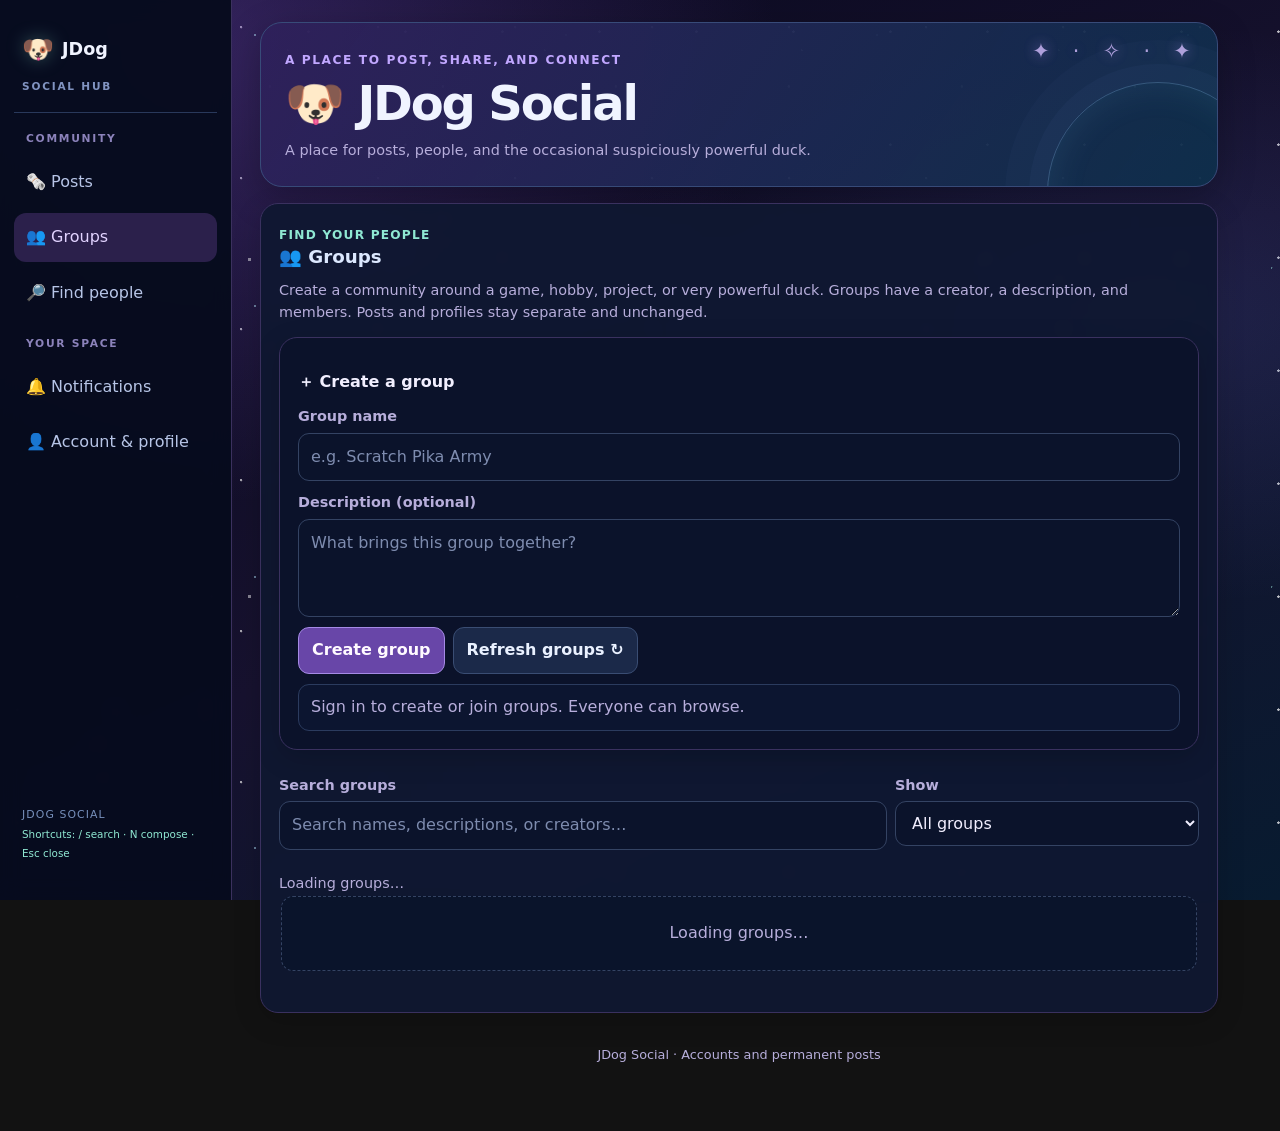
<file: groups.html>
<!doctype html>
<html lang="en"><head>
<meta charset="utf-8"><meta name="viewport" content="width=device-width,initial-scale=1,viewport-fit=cover">
<meta name="theme-color" content="#080d20"><meta name="description" content="JDog Social">
<title>Groups · JDog Social</title>
<style>
:root{color-scheme:dark;--bg:#09091e;--panel:#15132f;--line:#3a315f;--text:#f2efff;--muted:#b7aedb;--green:#67e8c0;--amber:#ffb86b;--blue:#b8a0ff;--purple:#b79aff;--violet:#805dce}
*{box-sizing:border-box}html{scroll-behavior:smooth}
body{margin:0;background:radial-gradient(ellipse at 15% 5%,rgba(130,82,210,.34),transparent 38%),radial-gradient(ellipse at 90% 35%,rgba(73,94,180,.2),transparent 35%),radial-gradient(circle at 18% 28%,rgba(255,255,255,.72) 0 1px,transparent 1.5px),radial-gradient(circle at 76% 18%,rgba(255,255,255,.62) 0 1px,transparent 1.5px),radial-gradient(circle at 56% 66%,rgba(255,255,255,.52) 0 1px,transparent 1.5px),linear-gradient(155deg,#09091e,#17122f 54%,#081b30);background-size:auto,auto,97px 113px,137px 151px,173px 131px,auto;background-attachment:fixed;color:var(--text);font:16px/1.55 system-ui,-apple-system,Segoe UI,sans-serif;padding:env(safe-area-inset-top) 14px env(safe-area-inset-bottom)}
main{max-width:900px;margin:auto;padding:22px 0 48px}
header{position:relative;overflow:hidden;padding:24px;margin-bottom:16px;border:1px solid #384b79;border-radius:22px;background:linear-gradient(125deg,rgba(47,32,91,.97),rgba(14,47,75,.95));box-shadow:0 12px 36px rgba(0,0,0,.25)}
header:after{content:"✦  ·  ✧     ·      ✦";position:absolute;right:18px;top:12px;color:#9ecbff;letter-spacing:.4em;font-size:1.3rem;opacity:.8;pointer-events:none}
h1{font-size:clamp(2rem,7vw,3rem);line-height:1.04;letter-spacing:-.045em;margin:.45rem 0 .65rem;color:#f0f4ff}h2{font-size:1.14rem;line-height:1.25;margin:0 0 .6rem;color:#dce8ff}h3{font-size:1rem;margin:14px 0 6px}p{margin:.5rem 0 0}a{color:var(--blue);text-underline-offset:3px}
.small,small{font-size:.9rem;color:var(--muted)}.eyebrow{color:#c1a7ff;font-size:.76rem;font-weight:850;letter-spacing:.13em}
.panel{background:rgba(15,24,49,.94);border:1px solid var(--line);border-radius:18px;padding:18px;margin:14px 0;box-shadow:0 8px 28px rgba(0,0,0,.16);backdrop-filter:blur(5px)}
.grid{display:grid;grid-template-columns:1fr;gap:9px}@media(min-width:580px){.grid{grid-template-columns:1fr 1fr}}
label{display:block;font-size:.9rem;color:var(--muted);margin-top:10px;font-weight:650}
input,select,textarea{display:block;width:100%;margin:5px 0 8px;padding:11px 12px;border-radius:11px;border:1px solid #344363;background:#0b132b;color:var(--text);font:inherit;min-width:0}textarea{resize:vertical}input::placeholder,textarea::placeholder{color:#7e8caf}
button{background:#1b2949;color:#eaf1ff;border:1px solid #3a4d73;border-radius:11px;padding:10px 13px;font:inherit;font-weight:700;cursor:pointer;transition:background .15s,border-color .15s}button:hover{background:#26395f;border-color:#718ac2}button:active{transform:scale(.985)}button.primary{background:#6846a8;color:#fffaff;border-color:#a58ae5}button.primary:hover{background:#805cc7}button:disabled{opacity:.5;cursor:not-allowed}
button:focus-visible,a:focus-visible,input:focus-visible,select:focus-visible,textarea:focus-visible{outline:3px solid #9bdfff;outline-offset:2px}
.actions{display:flex;gap:8px;flex-wrap:wrap;margin-top:10px}.statusline{padding:10px 12px;border:1px solid #2b3b5e;border-radius:11px;margin-top:10px;color:var(--muted);overflow-wrap:anywhere;background:#0c1530}
.pill{display:inline-block;padding:3px 9px;border:1px solid #344363;border-radius:999px;color:var(--muted);font-size:.78rem;background:#15213f}.note{border-left:3px solid var(--amber);padding:4px 0 4px 10px;color:var(--muted)}
.profile-banner{height:118px;margin:-4px 0 0;border:1px solid #56447e;border-radius:14px;background:linear-gradient(120deg,#38245d,#173a57);background-size:cover;background-position:center}.profile-top{position:relative;z-index:1;display:flex;align-items:center;gap:14px;padding-left:14px}.profile-custom-grid{display:grid;grid-template-columns:1fr;gap:8px}@media(min-width:580px){.profile-custom-grid{grid-template-columns:1fr 1fr}}.profile-public-banner{height:84px;width:100%;border-radius:10px;margin-bottom:10px;background:linear-gradient(120deg,#38245d,#173a57);background-size:cover;background-position:center;border:1px solid #55447e}.avatar{width:76px;height:76px;flex:0 0 76px;border-radius:50%;object-fit:cover;border:3px solid #3b5481;background:#1a2850}.avatar.small-avatar{width:38px;height:38px;flex-basis:38px}
.profile-stats{display:flex;gap:16px;flex-wrap:wrap;color:var(--muted);font-size:.9rem}.profile-stats strong{color:var(--text)}.profile-card{display:flex;align-items:flex-start;gap:10px}.profile-card .bubble{flex:1;min-width:0}.profile-actions{display:flex;gap:8px;flex-wrap:wrap;margin-top:8px}
.chat{display:flex;flex-direction:column;gap:11px;min-height:100px;max-height:none;overflow:visible;padding:2px}.bubble{border:1px solid #3b315e;background:#131e3b;border-radius:14px;padding:13px;overflow-wrap:anywhere;box-shadow:0 4px 14px rgba(0,0,0,.12)}.bubble.own{border-color:#7654b8;background:#102e3c}
.bubble-head{display:flex;gap:8px;align-items:center;justify-content:space-between;flex-wrap:wrap;color:var(--muted);font-size:.8rem;margin-bottom:8px}.bubble-head button{padding:5px 9px;background:#1a2949}.bubble-body{white-space:pre-wrap;overflow-wrap:anywhere;font-size:1rem}
.empty{padding:24px 12px;text-align:center;color:var(--muted);border:1px dashed #344363;border-radius:12px;background:rgba(11,20,43,.8)}.file-card{border:1px solid #344363;border-radius:10px;padding:10px;margin-top:8px;overflow-wrap:anywhere}
.feed-tools{display:grid;grid-template-columns:1fr;gap:8px;margin:14px 0}@media(min-width:580px){.feed-tools{grid-template-columns:minmax(0,2fr) minmax(150px,1fr)}}
.composer-meta{display:flex;justify-content:space-between;gap:10px;flex-wrap:wrap;color:var(--muted);font-size:.82rem}.post-extras{margin-top:4px}.post-extras input{margin-bottom:2px}.post-author{display:flex;align-items:center;gap:9px;min-width:0}.post-author .avatar{width:38px;height:38px;flex:0 0 38px}.post-author-name{display:flex;flex-direction:column;align-items:flex-start;min-width:0}.post-author-name button{padding:0;border:0;background:transparent;color:#b9e5ff;font-size:.88rem}.post-media{display:block;width:100%;max-height:420px;object-fit:contain;margin-top:12px;border:1px solid #344363;border-radius:12px}.count-near-limit{color:#ffb86b!important;font-weight:800}.section-kicker{font-size:.76rem;letter-spacing:.1em;text-transform:uppercase;color:#8fe8d3;font-weight:800}
video,img{max-width:100%;background:#111a35;border-radius:9px}.feed-image{display:block;width:100%;max-height:360px;object-fit:contain;min-height:140px;border:1px solid #344363}.feed-preview{display:block;width:100%;max-height:200px;object-fit:contain}footer{font-size:.8rem;color:var(--muted);padding:18px 3px;text-align:center}
@media(prefers-reduced-motion:reduce){html{scroll-behavior:auto}button{transition:none}}
/* Visual polish: layered starfield, orbit accents, and calmer hover feedback. */
body:before{content:"";position:fixed;inset:0;pointer-events:none;z-index:-1;opacity:.48;background-image:radial-gradient(1px 1px at 12% 22%,#fff 98%,transparent),radial-gradient(1px 1px at 82% 13%,#b9eaff 98%,transparent),radial-gradient(1.5px 1.5px at 68% 77%,#fff 98%,transparent),radial-gradient(1px 1px at 34% 84%,#9de8e0 98%,transparent),radial-gradient(1px 1px at 92% 58%,#fff 98%,transparent);background-size:257px 229px,311px 271px,367px 337px,293px 319px,401px 373px}
header{isolation:isolate}header:before{content:"";position:absolute;z-index:-1;width:220px;height:220px;right:-52px;bottom:-118px;border-radius:50%;border:1px solid rgba(150,207,255,.28);box-shadow:0 0 0 18px rgba(130,171,255,.035),0 0 0 42px rgba(130,171,255,.025),inset 0 0 36px rgba(91,184,220,.13);pointer-events:none}header:after{content:"✦ · ✧ · ✦";text-shadow:0 0 14px rgba(188,150,255,.8);color:#d5bdff}
.panel{transition:border-color .18s,box-shadow .18s}.panel:focus-within{border-color:#3d5888;box-shadow:0 10px 32px rgba(0,0,0,.2),0 0 0 1px rgba(105,177,255,.05)}.nav-orbit{filter:drop-shadow(0 0 9px rgba(143,232,211,.28))}.nav-link{transition:background .16s,border-color .16s,color .16s,transform .16s}.nav-link:hover{transform:translateX(2px)}.post-media{background:rgba(7,13,32,.65)}
.image-preview{margin-top:8px;padding:10px;border:1px solid #344363;border-radius:12px;background:rgba(8,15,35,.7)}.image-preview img{display:block;max-width:100%;max-height:240px;object-fit:contain;margin:0 auto;border-radius:8px}.image-preview .small{margin-top:6px}.timestamp-relative{color:#c0cce8}
@media(prefers-reduced-motion:reduce){.panel,.nav-link{transition:none}.nav-link:hover{transform:none}}


body{padding:0 16px 0 0}main{max-width:1240px;margin:0 auto 0 0;padding:22px 22px 48px 260px;min-height:100vh}
.space-nav{position:fixed;z-index:20;left:0;top:0;bottom:0;width:232px;padding:24px 14px;background:rgba(7,12,30,.96);border-right:1px solid #3b315e;display:flex;flex-direction:column;gap:18px;backdrop-filter:blur(10px)}
.nav-brand{display:flex;align-items:center;gap:8px;flex-wrap:wrap;font-weight:850;font-size:1.1rem;color:#f0f4ff;padding:6px 8px 18px;border-bottom:1px solid #29395b}.nav-orbit{color:#8fe8d3;font-size:1.6rem}.nav-subtitle{width:100%;font-size:.66rem;letter-spacing:.17em;color:#8194c1;font-weight:700}
.nav-links{display:flex;flex-direction:column;gap:7px;height:100%}.nav-link{display:block;width:100%;text-align:left;background:transparent;border-color:transparent;color:#b7c5e7;padding:12px;border-radius:12px}.nav-link:hover{background:#172443;border-color:#2c416b}.nav-link.active{background:#2b204b;border-color:#287a78;color:#e2d3ff}
.nav-foot{margin-top:auto;padding:12px 8px;font-size:.68rem;letter-spacing:.1em;color:#7790bc;line-height:1.8}.nav-foot span{letter-spacing:0;text-transform:none;color:#8fe8d3}.mobile-menu-toggle,.mobile-menu{display:none}
@media(max-width:760px){body{padding:0 12px}main{padding:12px 0 36px;margin:auto;width:100%}.space-nav{position:sticky;top:0;bottom:auto;width:100%;padding:10px 12px;gap:8px;border:1px solid #29395b;border-radius:0 0 16px 16px;box-shadow:0 8px 24px rgba(0,0,0,.22)}.nav-brand{font-size:1rem;padding:0 3px 4px;border:0}.nav-subtitle{display:none}.mobile-menu-toggle{display:block;align-self:flex-start;padding:8px 12px;background:#142c40;border-color:#287a78;color:#a8f5e2}.nav-links{display:none}.mobile-menu{display:flex;flex-direction:column;gap:6px;padding:6px 0 2px}.mobile-menu[hidden]{display:none}.mobile-menu .nav-link{padding:10px 12px}header{padding:19px 16px;margin:14px 0}header:after{font-size:1rem;right:10px}.panel{padding:15px}}
    /* Keep feature navigation links clean, without browser underlines. */
    a.nav-link, a.nav-link:link, a.nav-link:visited, a.nav-link:hover, a.nav-link:focus { text-decoration: none; }

/* Community controls: keep action buttons together and give expanded replies their own row. */
.post-interactions{display:grid;grid-template-columns:max-content minmax(0,1fr) max-content;align-items:center;gap:8px;margin-top:12px;min-width:0}
.post-interactions>.small{min-width:0;overflow-wrap:anywhere}
.post-interactions>.post-comments,.post-interactions>.post-safety{grid-column:1/-1;width:100%;min-width:0}
.post-comments{border-top:1px solid #344363;padding-top:12px;margin-top:4px}
.comment-list{display:flex;flex-direction:column;gap:8px;min-width:0}
.comment-item{padding:10px 12px;border:1px solid #344363;border-radius:11px;background:rgba(8,15,35,.65);overflow-wrap:anywhere}
.comment-item p{white-space:pre-wrap;overflow-wrap:anywhere;margin:.3rem 0}
.comment-item time{display:block}
.post-comments textarea{width:100%;min-width:0}
.post-comments>.actions{margin-top:6px}
.post-safety summary{cursor:pointer;color:var(--blue);font-weight:700;padding:7px 0}
.post-safety button{margin:5px 6px 0 0}
#blockedUsersList .bubble{display:flex;align-items:center;justify-content:space-between;gap:12px;flex-wrap:wrap}
#blockedUsersList .bubble strong{min-width:0;overflow-wrap:anywhere}
.direct-notifications>.bubble{display:grid;grid-template-columns:minmax(0,1fr) auto;align-items:center;gap:8px}
.direct-notifications>.bubble strong{min-width:0;overflow-wrap:anywhere}
.direct-notifications>.bubble time{grid-column:1/-1}
@media(max-width:480px){
 .post-interactions{grid-template-columns:minmax(0,1fr) minmax(0,1fr);align-items:stretch}
 .post-interactions>button{width:100%;min-width:0;padding:9px 8px}
 .post-interactions>.small{grid-column:1/-1}
 .post-interactions>.post-comments,.post-interactions>.post-safety{grid-column:1/-1}
 .post-safety button{width:100%;margin:6px 0 0}
 .direct-notifications>.bubble{grid-template-columns:1fr}
 .direct-notifications>.bubble time{grid-column:auto}
 .direct-notifications>.bubble button{width:100%}
}

/* Navigation refresh: clear feature groups, visible keyboard focus, and a skip path. */
.skip-link{position:fixed;z-index:100;top:8px;left:8px;transform:translateY(-160%);padding:10px 14px;border-radius:10px;background:#e8ddff;color:#17112e;font-weight:800;text-decoration:none}
.skip-link:focus{transform:translateY(0)}
.nav-links{gap:18px}
.nav-group{display:flex;flex-direction:column;gap:7px}
.nav-group-label{display:block;padding:0 12px 3px;color:#8c83bb;font-size:.67rem;font-weight:850;letter-spacing:.16em}
.nav-link:focus-visible,.mobile-menu-toggle:focus-visible,button:focus-visible,input:focus-visible,textarea:focus-visible,select:focus-visible{outline:2px solid #8fe8d3;outline-offset:3px}
.nav-foot span{font-size:.65rem;letter-spacing:0}
@media(max-width:760px){.mobile-menu{gap:6px}.mobile-menu .nav-group-label{padding:8px 12px 0}.nav-links{gap:16px}}



/* Feed topics and creator awards */
.creator-badge-row{display:flex;align-items:center;gap:6px;flex-wrap:wrap;margin-top:6px}
.creator-badge-pill{display:inline-flex;align-items:center;gap:4px;width:max-content;max-width:100%;padding:3px 9px;border:1px solid #6e67a8;border-radius:999px;background:rgba(110,103,168,.15);color:#dfd7ff;font-size:.75rem;font-weight:800;line-height:1.5;overflow-wrap:anywhere}
.creator-badge-normal{border-color:#8e8aac;background:rgba(142,138,172,.14);color:#eceaf8}
.creator-badge-metallic{border-color:#8ea6ba;background:linear-gradient(135deg,rgba(111,139,160,.18),rgba(209,222,234,.12));color:#d7e5f2}
.creator-badge-golden{border-color:#c79b52;background:rgba(199,155,82,.15);color:#ffe0a3}
.creator-badge-amethyst{border-color:#ad78e8;background:rgba(173,120,232,.17);color:#e8cbff}
.post-category-tag{display:inline-flex;align-items:center;width:max-content;max-width:100%;margin:0 0 8px;padding:4px 9px;border:1px solid #3b6683;border-radius:999px;background:rgba(33,86,111,.18);color:#a9e5ff;font-size:.74rem;font-weight:750}
.post-category-tag:hover{background:rgba(33,86,111,.35);border-color:#67c9d8}
.post-author-name .creator-badge-pill{margin-top:4px}


.banner-studio{margin-top:10px;padding:10px;border:1px solid #344363;border-radius:12px;background:rgba(8,15,35,.62)}.banner-studio summary{cursor:pointer;font-weight:800;color:#c9b8ff;padding:5px 0}.banner-studio canvas{display:block;width:100%;height:auto;aspect-ratio:15/4;border:1px solid #46547a;border-radius:10px;background:#17132f;touch-action:none;cursor:crosshair}.banner-tools{display:grid;grid-template-columns:minmax(0,1fr) minmax(0,2fr);gap:12px}.banner-tools input[type=color]{height:42px;padding:4px}.banner-tools input[type=range]{padding:10px 0}.profile-public-banner.profile-result-banner{height:118px;margin:0;border-radius:14px}.profile-banner:not([hidden])+.profile-top,.profile-result-banner:not([hidden])+.profile-top{padding-top:12px}.profile-banner:not([hidden])+.profile-top .avatar,.profile-result-banner:not([hidden])+.profile-top .avatar{transform:translateY(-28px)}.banner-studio-field{min-width:0}@media(max-width:480px){.profile-banner,.profile-public-banner.profile-result-banner{height:100px;margin-bottom:0}.profile-banner:not([hidden])+.profile-top .avatar,.profile-result-banner:not([hidden])+.profile-top .avatar{transform:translateY(-24px)}.banner-tools{grid-template-columns:1fr 1fr}.banner-studio .actions button{flex:1}}
</style></head><body data-current-page="groups"><a class="skip-link" href="#mainContent">Skip to content</a><main id="mainContent" tabindex="-1">
<header><span class="eyebrow">A PLACE TO POST, SHARE, AND CONNECT</span><h1>🐶 JDog Social</h1><p class="small">A place for posts, people, and the occasional suspiciously powerful duck.</p></header>
<nav class="space-nav" aria-label="Main navigation">
<div class="nav-brand"><span class="nav-orbit">🐶</span><span>JDog</span><span class="nav-subtitle">SOCIAL HUB</span></div>
<button type="button" class="mobile-menu-toggle" id="mobileMenuToggle" aria-expanded="false" aria-controls="mobileMenu">☰ Menu</button>
<div class="nav-links" id="desktopNav">
<div class="nav-group"><span class="nav-group-label">COMMUNITY</span><a href="./posts.html" class="nav-link" data-section="posts">🗞️ Posts</a><a href="./groups.html" class="nav-link" data-section="groups">👥 Groups</a><a href="./people.html" class="nav-link" data-section="people">🔎 Find people</a></div>
<div class="nav-group"><span class="nav-group-label">YOUR SPACE</span><a href="./notifications.html" class="nav-link" data-section="notifications">🔔 Notifications</a><a href="./account.html" class="nav-link" data-section="account" data-account-nav>👤 Account & profile</a></div>
<div class="nav-foot">JDOG SOCIAL<br><span>Shortcuts: / search · N compose · Esc close</span></div>
</div>
<div class="mobile-menu" id="mobileMenu" hidden>
<span class="nav-group-label">COMMUNITY</span><a href="./posts.html" class="nav-link" data-section="posts">🗞️ Posts</a><a href="./groups.html" class="nav-link" data-section="groups">👥 Groups</a><a href="./people.html" class="nav-link" data-section="people">🔎 Find people</a>
<span class="nav-group-label">YOUR SPACE</span><a href="./notifications.html" class="nav-link" data-section="notifications">🔔 Notifications</a><a href="./account.html" class="nav-link" data-section="account" data-account-nav>👤 Account & profile</a>
</div></nav>


<div class="section-stack"><div id="account" data-page-section="account"><div id="signedOutAccount"><section class="panel"><h2>👤 Your account</h2><p class="small">Create a regular account or sign in. Usernames are public. Use a unique password you don't use anywhere else.</p>
<div class="grid"><div><label for="accountUsername">Username</label><input id="accountUsername" maxlength="20" autocomplete="username" placeholder="3–20 letters, numbers, underscores"></div><div><label for="accountPassword">Password</label><input id="accountPassword" type="password" maxlength="128" autocomplete="current-password" placeholder="At least 10 characters"></div></div>
<div class="actions"><button type="button" id="registerAccount" class="primary">Create account</button><button type="button" id="loginAccount">Sign in</button><button type="button" id="logoutAccount">Sign out</button></div><div id="accountStatus" class="statusline" aria-live="polite">Not signed in.</div></section></div><div id="signedInProfile" hidden><section class="panel" id="myProfilePanel"><h2>🪪 Your profile</h2><div id="myBanner" class="profile-banner" hidden></div><div class="profile-top"><img id="myAvatar" class="avatar" alt="Your profile picture" src="data:image/svg+xml,%3Csvg xmlns='http://www.w3.org/2000/svg' viewBox='0 0 100 100'%3E%3Crect width='100' height='100' rx='50' fill='%23263848'/%3E%3Ctext x='50' y='62' font-size='44' text-anchor='middle' fill='%23e8f0f7'%3E%3F%3C/text%3E%3C/svg%3E"><div><h2 id="myDisplayName">Sign in to set up your profile</h2><p id="myUsername" class="small">@not-signed-in</p><div class="profile-stats"><span><strong id="myFollowers">0</strong> followers</span><span><strong id="myFollowing">0</strong> following</span></div><div id="myBadgeDisplay" class="creator-badge-row" hidden></div></div></div><label for="profileDisplayName">Display name</label><input id="profileDisplayName" maxlength="40" placeholder="What should people call you?"><label for="profileBio">Bio</label><textarea id="profileBio" rows="3" maxlength="160" placeholder="Tell the JDog world a little about yourself (160 characters max)"></textarea><div class="profile-custom-grid"><div><label for="profilePronouns">Pronouns (optional)</label><input id="profilePronouns" maxlength="30" placeholder="e.g. they/them"></div><div><label for="profileFavoriteGame">Favorite game (optional)</label><input id="profileFavoriteGame" maxlength="40" placeholder="e.g. Splatoon 3"></div><div><label for="profileAccent">Profile accent</label><select id="profileAccent"><option value="#a78bfa">Violet nebula</option><option value="#67e8c0">Teal comet</option><option value="#8cc8ff">Blue moon</option><option value="#ff8fcf">Pink supernova</option><option value="#ffc078">Solar flare</option></select></div><div><label for="profileBadge">Dog Bone creator badge</label><select id="profileBadge"><option value="">No badge displayed</option><option value="normal">Normal Dog Bone · 10K</option><option value="metallic">Metallic Dog Bone · 100K</option><option value="golden">Golden Dog Bone · 1M</option><option value="amethyst">Amethyst Dog Bone · 10M</option></select><p id="profileBadgeHelp" class="small">Badges unlock at follower milestones and are verified by the server.</p></div><div class="banner-studio-field"><label for="profileBannerUrl">Banner image URL or your drawing</label><input id="profileBannerUrl" type="text" maxlength="220000" placeholder="https://example.com/banner.jpg"><div id="myBannerPreview" class="profile-public-banner" hidden></div><details id="bannerStudio" class="banner-studio"><summary>🎨 Open banner creator</summary><p class="small">Draw a custom 900 × 240 banner. Your profile picture will overlap the finished banner a little.</p><canvas id="bannerCanvas" width="900" height="240" aria-label="Banner drawing canvas"></canvas><div class="banner-tools"><div><label for="bannerColor">Ink color</label><input id="bannerColor" type="color" value="#8fe8d3"></div><div><label for="bannerBrushSize">Brush size</label><input id="bannerBrushSize" type="range" min="2" max="36" value="10"></div></div><div class="actions"><button type="button" id="bannerUndo">↶ Undo</button><button type="button" id="bannerEraser">⌫ Eraser: off</button><button type="button" id="bannerClear">Clear canvas</button><button type="button" id="bannerUse" class="primary">Use this banner</button></div><p id="bannerStudioStatus" class="small" aria-live="polite">Pick a color and draw with your finger or mouse.</p></details></div></div><label for="profileAvatar">Profile picture</label><input id="profileAvatar" type="file" accept="image/png,image/jpeg,image/webp"><p class="small">Pictures are resized before upload. Use an image you have permission to share. Banner images use a public image URL.</p><div class="actions"><button id="saveProfile" class="primary" type="button">Save profile</button><button id="clearAvatar" type="button">Remove picture</button><button id="profileLogout" type="button">Log out</button></div><div id="profileStatus" class="statusline" aria-live="polite">Sign in to edit your profile.</div></section></div></div><div id="people" data-page-section="people"><section class="panel"><h2>🔎 Find a person</h2><p class="small">Look up a username to see their profile and follow or unfollow them.</p><label for="profileLookup">Username</label><input id="profileLookup" maxlength="20" placeholder="Enter a username"><div class="actions"><button type="button" id="lookupProfile" class="primary">View profile</button></div><div id="profileResult" class="statusline">Search for a JDog user.</div></section><section class="panel"><h2>🚫 Blocked accounts</h2><p class="small">Blocked accounts are hidden from your feed and replies. Unblock anyone here.</p><div class="actions"><button type="button" id="refreshBlockedUsers">Refresh blocked list</button></div><div id="blockedUsersList" class="chat"><div class="empty">Sign in to manage blocked accounts.</div></div></section></div><div id="notifications" data-page-section="notifications"><section class="panel"><span class="section-kicker">Activity from people you follow</span><h2>🔔 Notifications</h2><p class="small">See new posts from accounts you follow. This first version checks when you open the site or refresh the feed. It does not send push notifications.</p><div class="actions"><button type="button" id="refreshNotifications" class="primary">Check for updates ↻</button><button type="button" id="clearNotifications">Mark all as seen</button></div><div id="notificationStatus" class="statusline" aria-live="polite">Sign in and follow people to start seeing updates here.</div><div id="notificationFeed" class="chat"><div class="empty">No notifications yet.</div></div></section></div><div id="groups" data-page-section="groups"><section class="panel"><span class="section-kicker">Find your people</span><h2>👥 Groups</h2><p class="small">Create a community around a game, hobby, project, or very powerful duck. Groups have a creator, a description, and members. Posts and profiles stay separate and unchanged.</p><section class="panel" style="background:rgba(10,18,40,.7)"><h3>＋ Create a group</h3><label for="groupName">Group name</label><input id="groupName" maxlength="40" placeholder="e.g. Scratch Pika Army"><label for="groupDescription">Description (optional)</label><textarea id="groupDescription" rows="3" maxlength="240" placeholder="What brings this group together?"></textarea><div class="actions"><button type="button" id="createGroup" class="primary">Create group</button><button type="button" id="refreshGroups">Refresh groups ↻</button></div><div id="groupStatus" class="statusline" aria-live="polite">Sign in to create or join groups. Everyone can browse.</div></section><div class="feed-tools"><div><label for="groupSearch">Search groups</label><input id="groupSearch" type="search" placeholder="Search names, descriptions, or creators…"></div><div><label for="groupFilter">Show</label><select id="groupFilter"><option value="all">All groups</option><option value="joined">Groups I joined</option><option value="created">Groups I created</option></select></div></div><div id="groupCount" class="small">Loading groups…</div><div id="groupFeed" class="chat"><div class="empty">Loading groups…</div></div><section id="groupDetail" class="panel" hidden><div class="actions"><button type="button" id="backToGroups">← Back to groups</button></div><span class="section-kicker">THE COMMUNITY FEED</span><h2 id="groupDetailTitle">Group</h2><p id="groupDetailDescription" class="bubble-body"></p><p id="groupDetailMeta" class="small"></p><section class="panel" style="background:rgba(10,18,40,.7)"><h3>✍️ Post to this group</h3><label for="groupPostComposer">Your message</label><textarea id="groupPostComposer" rows="4" maxlength="1000" placeholder="What’s happening in this group?"></textarea><label for="groupPostImageUrl">Image URL (optional)</label><input id="groupPostImageUrl" type="url" maxlength="450" placeholder="https://example.com/image.jpg"><p class="small">Images are attached by public URL, just like posts on the main feed.</p><div class="actions"><button type="button" id="publishGroupPost" class="primary">Publish to group ↗</button><button type="button" id="refreshGroupPosts">Refresh feed ↻</button></div><div id="groupPostStatus" class="statusline" aria-live="polite">Join this group to post.</div></section><h3>🗞️ Group posts</h3><div id="groupPostFeed" class="chat"><div class="empty">Loading group posts…</div></div></section></section></div><div id="posts" data-page-section="posts"><section class="panel"><span class="section-kicker">Your little corner of the feed</span><h2>🗞️ Posts</h2><p class="small">Posts are saved on the server and appear for everyone. Drafts stay on this device. Keep private information private.</p>
<label for="postComposer">What’s happening?</label><textarea id="postComposer" rows="4" maxlength="1000" placeholder="Write something worth putting on the internet…"></textarea>
<div class="grid post-extras"><div><label for="postCategory">Topic</label><select id="postCategory"><option value="general">General</option><option value="games">Games</option><option value="memes">Memes</option><option value="art">Art</option><option value="projects">Projects</option><option value="tutorials">Tutorials</option></select></div><div><label for="postImageUrl">Attach an image URL (optional)</label><input id="postImageUrl" type="url" maxlength="450" placeholder="https://example.com/picture.jpg"><div id="imagePreview" class="image-preview" hidden><img id="imagePreviewImg" alt="Preview of the image attached to your draft"><p id="imagePreviewStatus" class="small">Image preview</p></div></div></div>
<p class="small">Images are attached by URL.</p>
<div class="composer-meta"><span id="draftStatus">Drafts save on this device.</span><span id="postCharCount">0 / 1000</span></div>
<div class="actions"><button type="button" id="publishPost" class="primary">Publish post ↗</button><button type="button" id="clearDraft">Clear draft</button><button type="button" id="refreshPosts">Refresh feed ↻</button></div>
<div id="postStatus" class="statusline" aria-live="polite">Sign in to publish. Posts can be read without signing in.</div>
<div class="feed-tools"><div><label for="postFeedMode">Feed</label><select id="postFeedMode"><option value="explore">Explore · Everyone</option><option value="following">Following · People I follow</option></select></div><div><label for="postCategoryFilter">Topic</label><select id="postCategoryFilter"><option value="all">All topics</option><option value="general">General</option><option value="games">Games</option><option value="memes">Memes</option><option value="art">Art</option><option value="projects">Projects</option><option value="tutorials">Tutorials</option></select></div><div><label for="postSearch">Search the feed</label><input id="postSearch" type="search" placeholder="Search posts, people, or topics…"></div><div><label for="postSort">Sort posts</label><select id="postSort"><option value="newest">Newest first</option><option value="oldest">Oldest first</option></select></div></div>
<div id="postCount" class="small">Loading posts…</div><div id="postFeed" class="chat"><div class="empty">Loading posts…</div></div></section></div></div>

<footer>JDog Social · Accounts and permanent posts</footer></main><script>(function(){
const toggle=document.getElementById("mobileMenuToggle");
const menu=document.getElementById("mobileMenu");
function selectSection(name){
 document.querySelectorAll("[data-page-section]").forEach(el=>{el.hidden=el.dataset.pageSection!==name;});
 document.querySelectorAll("[data-section]").forEach(link=>link.classList.toggle("active",link.dataset.section===name));
 menu.hidden=true;toggle.setAttribute("aria-expanded","false");toggle.textContent="☰ Menu";window.scrollTo(0,0);
}
toggle.addEventListener("click",function(){const opening=menu.hidden;menu.hidden=!opening;toggle.setAttribute("aria-expanded",String(opening));toggle.textContent=opening?"✕ Close menu":"☰ Menu";});
document.querySelectorAll("[data-section]").forEach(link=>link.addEventListener("click",()=>selectSection(link.dataset.section)));
selectSection(document.body.dataset.currentPage||"posts");window.jdbSelectSection=selectSection;
function typingInField(el){return el&&(/INPUT|TEXTAREA|SELECT/.test(el.tagName)||el.isContentEditable);}
document.addEventListener("keydown",function(event){
 if(event.key==="Escape"&&!menu.hidden){menu.hidden=true;toggle.setAttribute("aria-expanded","false");toggle.textContent="☰ Menu";toggle.focus();return;}
 if(event.ctrlKey||event.metaKey||event.altKey||typingInField(event.target))return;
 if(event.key==="/"){
  const target=document.querySelector("#postSearch, #groupSearch, #profileLookup");
  if(target){event.preventDefault();target.focus();}
 }else if(event.key.toLowerCase()==="n"){
  const target=document.querySelector("#postComposer, #groupPostComposer");
  if(target){event.preventDefault();target.focus();}
 }
});
})();</script>
<script src="./app.js?v=banner-studio-02"></script></body></html>
</file>
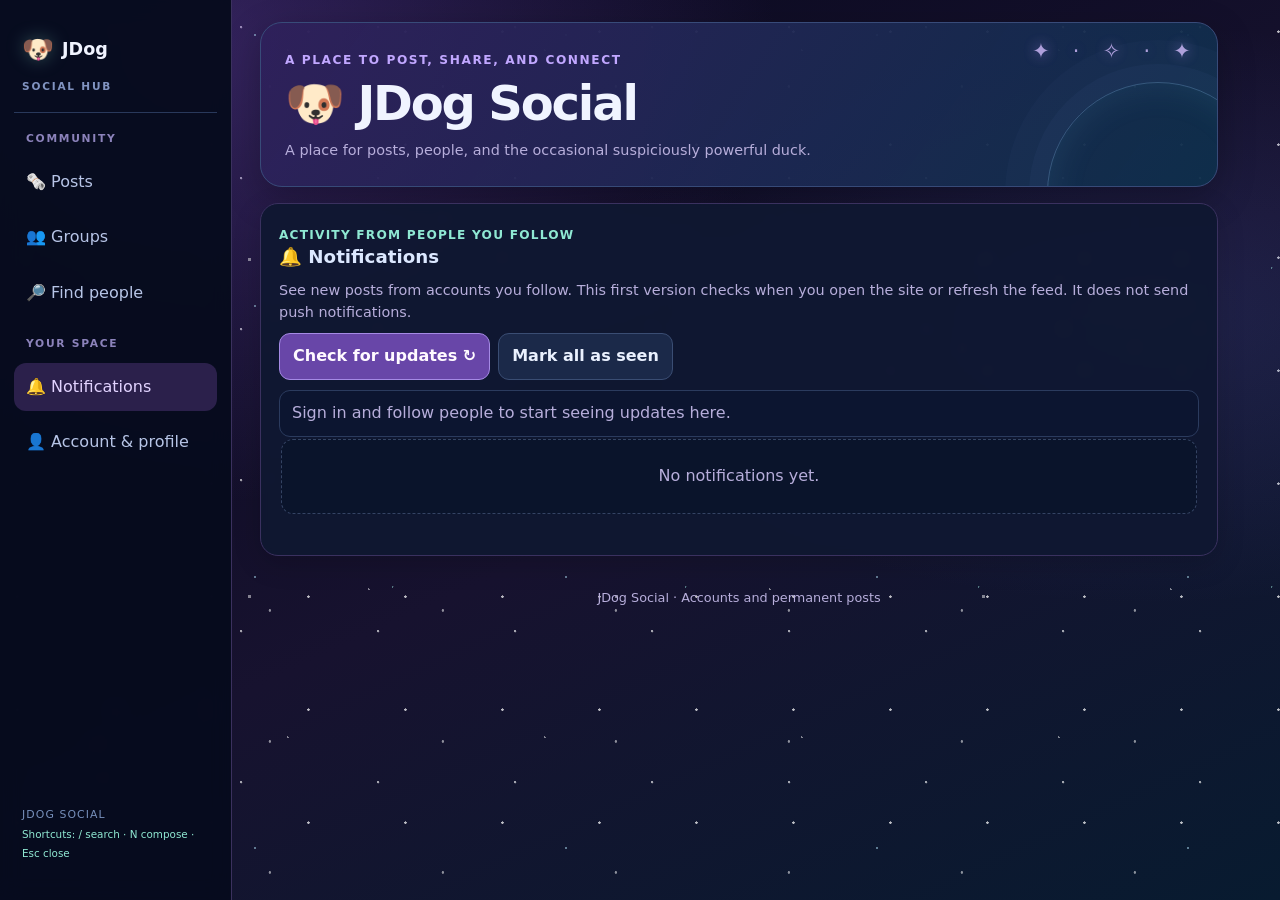
<file: notifications.html>
<!doctype html>
<html lang="en"><head>
<meta charset="utf-8"><meta name="viewport" content="width=device-width,initial-scale=1,viewport-fit=cover">
<meta name="theme-color" content="#080d20"><meta name="description" content="JDog Social">
<title>JDog · Notifications</title>
<style>
:root{color-scheme:dark;--bg:#09091e;--panel:#15132f;--line:#3a315f;--text:#f2efff;--muted:#b7aedb;--green:#67e8c0;--amber:#ffb86b;--blue:#b8a0ff;--purple:#b79aff;--violet:#805dce}
*{box-sizing:border-box}html{scroll-behavior:smooth}
body{margin:0;background:radial-gradient(ellipse at 15% 5%,rgba(130,82,210,.34),transparent 38%),radial-gradient(ellipse at 90% 35%,rgba(73,94,180,.2),transparent 35%),radial-gradient(circle at 18% 28%,rgba(255,255,255,.72) 0 1px,transparent 1.5px),radial-gradient(circle at 76% 18%,rgba(255,255,255,.62) 0 1px,transparent 1.5px),radial-gradient(circle at 56% 66%,rgba(255,255,255,.52) 0 1px,transparent 1.5px),linear-gradient(155deg,#09091e,#17122f 54%,#081b30);background-size:auto,auto,97px 113px,137px 151px,173px 131px,auto;background-attachment:fixed;color:var(--text);font:16px/1.55 system-ui,-apple-system,Segoe UI,sans-serif;padding:env(safe-area-inset-top) 14px env(safe-area-inset-bottom)}
main{max-width:900px;margin:auto;padding:22px 0 48px}
header{position:relative;overflow:hidden;padding:24px;margin-bottom:16px;border:1px solid #384b79;border-radius:22px;background:linear-gradient(125deg,rgba(47,32,91,.97),rgba(14,47,75,.95));box-shadow:0 12px 36px rgba(0,0,0,.25)}
header:after{content:"✦  ·  ✧     ·      ✦";position:absolute;right:18px;top:12px;color:#9ecbff;letter-spacing:.4em;font-size:1.3rem;opacity:.8;pointer-events:none}
h1{font-size:clamp(2rem,7vw,3rem);line-height:1.04;letter-spacing:-.045em;margin:.45rem 0 .65rem;color:#f0f4ff}h2{font-size:1.14rem;line-height:1.25;margin:0 0 .6rem;color:#dce8ff}h3{font-size:1rem;margin:14px 0 6px}p{margin:.5rem 0 0}a{color:var(--blue);text-underline-offset:3px}
.small,small{font-size:.9rem;color:var(--muted)}.eyebrow{color:#c1a7ff;font-size:.76rem;font-weight:850;letter-spacing:.13em}
.panel{background:rgba(15,24,49,.94);border:1px solid var(--line);border-radius:18px;padding:18px;margin:14px 0;box-shadow:0 8px 28px rgba(0,0,0,.16);backdrop-filter:blur(5px)}
.grid{display:grid;grid-template-columns:1fr;gap:9px}@media(min-width:580px){.grid{grid-template-columns:1fr 1fr}}
label{display:block;font-size:.9rem;color:var(--muted);margin-top:10px;font-weight:650}
input,select,textarea{display:block;width:100%;margin:5px 0 8px;padding:11px 12px;border-radius:11px;border:1px solid #344363;background:#0b132b;color:var(--text);font:inherit;min-width:0}textarea{resize:vertical}input::placeholder,textarea::placeholder{color:#7e8caf}
button{background:#1b2949;color:#eaf1ff;border:1px solid #3a4d73;border-radius:11px;padding:10px 13px;font:inherit;font-weight:700;cursor:pointer;transition:background .15s,border-color .15s}button:hover{background:#26395f;border-color:#718ac2}button:active{transform:scale(.985)}button.primary{background:#6846a8;color:#fffaff;border-color:#a58ae5}button.primary:hover{background:#805cc7}button:disabled{opacity:.5;cursor:not-allowed}
button:focus-visible,a:focus-visible,input:focus-visible,select:focus-visible,textarea:focus-visible{outline:3px solid #9bdfff;outline-offset:2px}
.actions{display:flex;gap:8px;flex-wrap:wrap;margin-top:10px}.statusline{padding:10px 12px;border:1px solid #2b3b5e;border-radius:11px;margin-top:10px;color:var(--muted);overflow-wrap:anywhere;background:#0c1530}
.pill{display:inline-block;padding:3px 9px;border:1px solid #344363;border-radius:999px;color:var(--muted);font-size:.78rem;background:#15213f}.note{border-left:3px solid var(--amber);padding:4px 0 4px 10px;color:var(--muted)}
.profile-banner{height:118px;margin:-4px 0 0;border:1px solid #56447e;border-radius:14px;background:linear-gradient(120deg,#38245d,#173a57);background-size:cover;background-position:center}.profile-top{position:relative;z-index:1;display:flex;align-items:center;gap:14px;padding-left:14px}.profile-custom-grid{display:grid;grid-template-columns:1fr;gap:8px}@media(min-width:580px){.profile-custom-grid{grid-template-columns:1fr 1fr}}.profile-public-banner{height:84px;width:100%;border-radius:10px;margin-bottom:10px;background:linear-gradient(120deg,#38245d,#173a57);background-size:cover;background-position:center;border:1px solid #55447e}.avatar{width:76px;height:76px;flex:0 0 76px;border-radius:50%;object-fit:cover;border:3px solid #3b5481;background:#1a2850}.avatar.small-avatar{width:38px;height:38px;flex-basis:38px}
.profile-stats{display:flex;gap:16px;flex-wrap:wrap;color:var(--muted);font-size:.9rem}.profile-stats strong{color:var(--text)}.profile-card{display:flex;align-items:flex-start;gap:10px}.profile-card .bubble{flex:1;min-width:0}.profile-actions{display:flex;gap:8px;flex-wrap:wrap;margin-top:8px}
.chat{display:flex;flex-direction:column;gap:11px;min-height:100px;max-height:none;overflow:visible;padding:2px}.bubble{border:1px solid #3b315e;background:#131e3b;border-radius:14px;padding:13px;overflow-wrap:anywhere;box-shadow:0 4px 14px rgba(0,0,0,.12)}.bubble.own{border-color:#7654b8;background:#102e3c}
.bubble-head{display:flex;gap:8px;align-items:center;justify-content:space-between;flex-wrap:wrap;color:var(--muted);font-size:.8rem;margin-bottom:8px}.bubble-head button{padding:5px 9px;background:#1a2949}.bubble-body{white-space:pre-wrap;overflow-wrap:anywhere;font-size:1rem}
.empty{padding:24px 12px;text-align:center;color:var(--muted);border:1px dashed #344363;border-radius:12px;background:rgba(11,20,43,.8)}.file-card{border:1px solid #344363;border-radius:10px;padding:10px;margin-top:8px;overflow-wrap:anywhere}
.feed-tools{display:grid;grid-template-columns:1fr;gap:8px;margin:14px 0}@media(min-width:580px){.feed-tools{grid-template-columns:minmax(0,2fr) minmax(150px,1fr)}}
.composer-meta{display:flex;justify-content:space-between;gap:10px;flex-wrap:wrap;color:var(--muted);font-size:.82rem}.post-extras{margin-top:4px}.post-extras input{margin-bottom:2px}.post-author{display:flex;align-items:center;gap:9px;min-width:0}.post-author .avatar{width:38px;height:38px;flex:0 0 38px}.post-author-name{display:flex;flex-direction:column;align-items:flex-start;min-width:0}.post-author-name button{padding:0;border:0;background:transparent;color:#b9e5ff;font-size:.88rem}.post-media{display:block;width:100%;max-height:420px;object-fit:contain;margin-top:12px;border:1px solid #344363;border-radius:12px}.count-near-limit{color:#ffb86b!important;font-weight:800}.section-kicker{font-size:.76rem;letter-spacing:.1em;text-transform:uppercase;color:#8fe8d3;font-weight:800}
video,img{max-width:100%;background:#111a35;border-radius:9px}.feed-image{display:block;width:100%;max-height:360px;object-fit:contain;min-height:140px;border:1px solid #344363}.feed-preview{display:block;width:100%;max-height:200px;object-fit:contain}footer{font-size:.8rem;color:var(--muted);padding:18px 3px;text-align:center}
@media(prefers-reduced-motion:reduce){html{scroll-behavior:auto}button{transition:none}}
/* Visual polish: layered starfield, orbit accents, and calmer hover feedback. */
body:before{content:"";position:fixed;inset:0;pointer-events:none;z-index:-1;opacity:.48;background-image:radial-gradient(1px 1px at 12% 22%,#fff 98%,transparent),radial-gradient(1px 1px at 82% 13%,#b9eaff 98%,transparent),radial-gradient(1.5px 1.5px at 68% 77%,#fff 98%,transparent),radial-gradient(1px 1px at 34% 84%,#9de8e0 98%,transparent),radial-gradient(1px 1px at 92% 58%,#fff 98%,transparent);background-size:257px 229px,311px 271px,367px 337px,293px 319px,401px 373px}
header{isolation:isolate}header:before{content:"";position:absolute;z-index:-1;width:220px;height:220px;right:-52px;bottom:-118px;border-radius:50%;border:1px solid rgba(150,207,255,.28);box-shadow:0 0 0 18px rgba(130,171,255,.035),0 0 0 42px rgba(130,171,255,.025),inset 0 0 36px rgba(91,184,220,.13);pointer-events:none}header:after{content:"✦ · ✧ · ✦";text-shadow:0 0 14px rgba(188,150,255,.8);color:#d5bdff}
.panel{transition:border-color .18s,box-shadow .18s}.panel:focus-within{border-color:#3d5888;box-shadow:0 10px 32px rgba(0,0,0,.2),0 0 0 1px rgba(105,177,255,.05)}.nav-orbit{filter:drop-shadow(0 0 9px rgba(143,232,211,.28))}.nav-link{transition:background .16s,border-color .16s,color .16s,transform .16s}.nav-link:hover{transform:translateX(2px)}.post-media{background:rgba(7,13,32,.65)}
.image-preview{margin-top:8px;padding:10px;border:1px solid #344363;border-radius:12px;background:rgba(8,15,35,.7)}.image-preview img{display:block;max-width:100%;max-height:240px;object-fit:contain;margin:0 auto;border-radius:8px}.image-preview .small{margin-top:6px}.timestamp-relative{color:#c0cce8}
@media(prefers-reduced-motion:reduce){.panel,.nav-link{transition:none}.nav-link:hover{transform:none}}


body{padding:0 16px 0 0}main{max-width:1240px;margin:0 auto 0 0;padding:22px 22px 48px 260px;min-height:100vh}
.space-nav{position:fixed;z-index:20;left:0;top:0;bottom:0;width:232px;padding:24px 14px;background:rgba(7,12,30,.96);border-right:1px solid #3b315e;display:flex;flex-direction:column;gap:18px;backdrop-filter:blur(10px)}
.nav-brand{display:flex;align-items:center;gap:8px;flex-wrap:wrap;font-weight:850;font-size:1.1rem;color:#f0f4ff;padding:6px 8px 18px;border-bottom:1px solid #29395b}.nav-orbit{color:#8fe8d3;font-size:1.6rem}.nav-subtitle{width:100%;font-size:.66rem;letter-spacing:.17em;color:#8194c1;font-weight:700}
.nav-links{display:flex;flex-direction:column;gap:7px;height:100%}.nav-link{display:block;width:100%;text-align:left;background:transparent;border-color:transparent;color:#b7c5e7;padding:12px;border-radius:12px}.nav-link:hover{background:#172443;border-color:#2c416b}.nav-link.active{background:#2b204b;border-color:#287a78;color:#e2d3ff}
.nav-foot{margin-top:auto;padding:12px 8px;font-size:.68rem;letter-spacing:.1em;color:#7790bc;line-height:1.8}.nav-foot span{letter-spacing:0;text-transform:none;color:#8fe8d3}.mobile-menu-toggle,.mobile-menu{display:none}
@media(max-width:760px){body{padding:0 12px}main{padding:12px 0 36px;margin:auto;width:100%}.space-nav{position:sticky;top:0;bottom:auto;width:100%;padding:10px 12px;gap:8px;border:1px solid #29395b;border-radius:0 0 16px 16px;box-shadow:0 8px 24px rgba(0,0,0,.22)}.nav-brand{font-size:1rem;padding:0 3px 4px;border:0}.nav-subtitle{display:none}.mobile-menu-toggle{display:block;align-self:flex-start;padding:8px 12px;background:#142c40;border-color:#287a78;color:#a8f5e2}.nav-links{display:none}.mobile-menu{display:flex;flex-direction:column;gap:6px;padding:6px 0 2px}.mobile-menu[hidden]{display:none}.mobile-menu .nav-link{padding:10px 12px}header{padding:19px 16px;margin:14px 0}header:after{font-size:1rem;right:10px}.panel{padding:15px}}
    /* Keep feature navigation links clean, without browser underlines. */
    a.nav-link, a.nav-link:link, a.nav-link:visited, a.nav-link:hover, a.nav-link:focus { text-decoration: none; }

/* Community controls: keep action buttons together and give expanded replies their own row. */
.post-interactions{display:grid;grid-template-columns:max-content minmax(0,1fr) max-content;align-items:center;gap:8px;margin-top:12px;min-width:0}
.post-interactions>.small{min-width:0;overflow-wrap:anywhere}
.post-interactions>.post-comments,.post-interactions>.post-safety{grid-column:1/-1;width:100%;min-width:0}
.post-comments{border-top:1px solid #344363;padding-top:12px;margin-top:4px}
.comment-list{display:flex;flex-direction:column;gap:8px;min-width:0}
.comment-item{padding:10px 12px;border:1px solid #344363;border-radius:11px;background:rgba(8,15,35,.65);overflow-wrap:anywhere}
.comment-item p{white-space:pre-wrap;overflow-wrap:anywhere;margin:.3rem 0}
.comment-item time{display:block}
.post-comments textarea{width:100%;min-width:0}
.post-comments>.actions{margin-top:6px}
.post-safety summary{cursor:pointer;color:var(--blue);font-weight:700;padding:7px 0}
.post-safety button{margin:5px 6px 0 0}
#blockedUsersList .bubble{display:flex;align-items:center;justify-content:space-between;gap:12px;flex-wrap:wrap}
#blockedUsersList .bubble strong{min-width:0;overflow-wrap:anywhere}
.direct-notifications>.bubble{display:grid;grid-template-columns:minmax(0,1fr) auto;align-items:center;gap:8px}
.direct-notifications>.bubble strong{min-width:0;overflow-wrap:anywhere}
.direct-notifications>.bubble time{grid-column:1/-1}
@media(max-width:480px){
 .post-interactions{grid-template-columns:minmax(0,1fr) minmax(0,1fr);align-items:stretch}
 .post-interactions>button{width:100%;min-width:0;padding:9px 8px}
 .post-interactions>.small{grid-column:1/-1}
 .post-interactions>.post-comments,.post-interactions>.post-safety{grid-column:1/-1}
 .post-safety button{width:100%;margin:6px 0 0}
 .direct-notifications>.bubble{grid-template-columns:1fr}
 .direct-notifications>.bubble time{grid-column:auto}
 .direct-notifications>.bubble button{width:100%}
}

/* Navigation refresh: clear feature groups, visible keyboard focus, and a skip path. */
.skip-link{position:fixed;z-index:100;top:8px;left:8px;transform:translateY(-160%);padding:10px 14px;border-radius:10px;background:#e8ddff;color:#17112e;font-weight:800;text-decoration:none}
.skip-link:focus{transform:translateY(0)}
.nav-links{gap:18px}
.nav-group{display:flex;flex-direction:column;gap:7px}
.nav-group-label{display:block;padding:0 12px 3px;color:#8c83bb;font-size:.67rem;font-weight:850;letter-spacing:.16em}
.nav-link:focus-visible,.mobile-menu-toggle:focus-visible,button:focus-visible,input:focus-visible,textarea:focus-visible,select:focus-visible{outline:2px solid #8fe8d3;outline-offset:3px}
.nav-foot span{font-size:.65rem;letter-spacing:0}
@media(max-width:760px){.mobile-menu{gap:6px}.mobile-menu .nav-group-label{padding:8px 12px 0}.nav-links{gap:16px}}



/* Feed topics and creator awards */
.creator-badge-row{display:flex;align-items:center;gap:6px;flex-wrap:wrap;margin-top:6px}
.creator-badge-pill{display:inline-flex;align-items:center;gap:4px;width:max-content;max-width:100%;padding:3px 9px;border:1px solid #6e67a8;border-radius:999px;background:rgba(110,103,168,.15);color:#dfd7ff;font-size:.75rem;font-weight:800;line-height:1.5;overflow-wrap:anywhere}
.creator-badge-normal{border-color:#8e8aac;background:rgba(142,138,172,.14);color:#eceaf8}
.creator-badge-metallic{border-color:#8ea6ba;background:linear-gradient(135deg,rgba(111,139,160,.18),rgba(209,222,234,.12));color:#d7e5f2}
.creator-badge-golden{border-color:#c79b52;background:rgba(199,155,82,.15);color:#ffe0a3}
.creator-badge-amethyst{border-color:#ad78e8;background:rgba(173,120,232,.17);color:#e8cbff}
.post-category-tag{display:inline-flex;align-items:center;width:max-content;max-width:100%;margin:0 0 8px;padding:4px 9px;border:1px solid #3b6683;border-radius:999px;background:rgba(33,86,111,.18);color:#a9e5ff;font-size:.74rem;font-weight:750}
.post-category-tag:hover{background:rgba(33,86,111,.35);border-color:#67c9d8}
.post-author-name .creator-badge-pill{margin-top:4px}


.banner-studio{margin-top:10px;padding:10px;border:1px solid #344363;border-radius:12px;background:rgba(8,15,35,.62)}.banner-studio summary{cursor:pointer;font-weight:800;color:#c9b8ff;padding:5px 0}.banner-studio canvas{display:block;width:100%;height:auto;aspect-ratio:15/4;border:1px solid #46547a;border-radius:10px;background:#17132f;touch-action:none;cursor:crosshair}.banner-tools{display:grid;grid-template-columns:minmax(0,1fr) minmax(0,2fr);gap:12px}.banner-tools input[type=color]{height:42px;padding:4px}.banner-tools input[type=range]{padding:10px 0}.profile-public-banner.profile-result-banner{height:118px;margin:0;border-radius:14px}.profile-banner:not([hidden])+.profile-top,.profile-result-banner:not([hidden])+.profile-top{padding-top:12px}.profile-banner:not([hidden])+.profile-top .avatar,.profile-result-banner:not([hidden])+.profile-top .avatar{transform:translateY(-28px)}.banner-studio-field{min-width:0}@media(max-width:480px){.profile-banner,.profile-public-banner.profile-result-banner{height:100px;margin-bottom:0}.profile-banner:not([hidden])+.profile-top .avatar,.profile-result-banner:not([hidden])+.profile-top .avatar{transform:translateY(-24px)}.banner-tools{grid-template-columns:1fr 1fr}.banner-studio .actions button{flex:1}}
</style></head><body data-current-page="notifications"><a class="skip-link" href="#mainContent">Skip to content</a><main id="mainContent" tabindex="-1">
<header><span class="eyebrow">A PLACE TO POST, SHARE, AND CONNECT</span><h1>🐶 JDog Social</h1><p class="small">A place for posts, people, and the occasional suspiciously powerful duck.</p></header>
<nav class="space-nav" aria-label="Main navigation">
<div class="nav-brand"><span class="nav-orbit">🐶</span><span>JDog</span><span class="nav-subtitle">SOCIAL HUB</span></div>
<button type="button" class="mobile-menu-toggle" id="mobileMenuToggle" aria-expanded="false" aria-controls="mobileMenu">☰ Menu</button>
<div class="nav-links" id="desktopNav">
<div class="nav-group"><span class="nav-group-label">COMMUNITY</span><a href="./posts.html" class="nav-link" data-section="posts">🗞️ Posts</a><a href="./groups.html" class="nav-link" data-section="groups">👥 Groups</a><a href="./people.html" class="nav-link" data-section="people">🔎 Find people</a></div>
<div class="nav-group"><span class="nav-group-label">YOUR SPACE</span><a href="./notifications.html" class="nav-link" data-section="notifications">🔔 Notifications</a><a href="./account.html" class="nav-link" data-section="account" data-account-nav>👤 Account & profile</a></div>
<div class="nav-foot">JDOG SOCIAL<br><span>Shortcuts: / search · N compose · Esc close</span></div>
</div>
<div class="mobile-menu" id="mobileMenu" hidden>
<span class="nav-group-label">COMMUNITY</span><a href="./posts.html" class="nav-link" data-section="posts">🗞️ Posts</a><a href="./groups.html" class="nav-link" data-section="groups">👥 Groups</a><a href="./people.html" class="nav-link" data-section="people">🔎 Find people</a>
<span class="nav-group-label">YOUR SPACE</span><a href="./notifications.html" class="nav-link" data-section="notifications">🔔 Notifications</a><a href="./account.html" class="nav-link" data-section="account" data-account-nav>👤 Account & profile</a>
</div></nav>


<div class="section-stack"><div id="account" data-page-section="account"><div id="signedOutAccount"><section class="panel"><h2>👤 Your account</h2><p class="small">Create a regular account or sign in. Usernames are public. Use a unique password you don't use anywhere else.</p>
<div class="grid"><div><label for="accountUsername">Username</label><input id="accountUsername" maxlength="20" autocomplete="username" placeholder="3–20 letters, numbers, underscores"></div><div><label for="accountPassword">Password</label><input id="accountPassword" type="password" maxlength="128" autocomplete="current-password" placeholder="At least 10 characters"></div></div>
<div class="actions"><button type="button" id="registerAccount" class="primary">Create account</button><button type="button" id="loginAccount">Sign in</button><button type="button" id="logoutAccount">Sign out</button></div><div id="accountStatus" class="statusline" aria-live="polite">Not signed in.</div></section></div><div id="signedInProfile" hidden><section class="panel" id="myProfilePanel"><h2>🪪 Your profile</h2><div id="myBanner" class="profile-banner" hidden></div><div class="profile-top"><img id="myAvatar" class="avatar" alt="Your profile picture" src="data:image/svg+xml,%3Csvg xmlns='http://www.w3.org/2000/svg' viewBox='0 0 100 100'%3E%3Crect width='100' height='100' rx='50' fill='%23263848'/%3E%3Ctext x='50' y='62' font-size='44' text-anchor='middle' fill='%23e8f0f7'%3E%3F%3C/text%3E%3C/svg%3E"><div><h2 id="myDisplayName">Sign in to set up your profile</h2><p id="myUsername" class="small">@not-signed-in</p><div class="profile-stats"><span><strong id="myFollowers">0</strong> followers</span><span><strong id="myFollowing">0</strong> following</span></div><div id="myBadgeDisplay" class="creator-badge-row" hidden></div></div></div><label for="profileDisplayName">Display name</label><input id="profileDisplayName" maxlength="40" placeholder="What should people call you?"><label for="profileBio">Bio</label><textarea id="profileBio" rows="3" maxlength="160" placeholder="Tell the JDog world a little about yourself (160 characters max)"></textarea><div class="profile-custom-grid"><div><label for="profilePronouns">Pronouns (optional)</label><input id="profilePronouns" maxlength="30" placeholder="e.g. they/them"></div><div><label for="profileFavoriteGame">Favorite game (optional)</label><input id="profileFavoriteGame" maxlength="40" placeholder="e.g. Splatoon 3"></div><div><label for="profileAccent">Profile accent</label><select id="profileAccent"><option value="#a78bfa">Violet nebula</option><option value="#67e8c0">Teal comet</option><option value="#8cc8ff">Blue moon</option><option value="#ff8fcf">Pink supernova</option><option value="#ffc078">Solar flare</option></select></div><div><label for="profileBadge">Dog Bone creator badge</label><select id="profileBadge"><option value="">No badge displayed</option><option value="normal">Normal Dog Bone · 10K</option><option value="metallic">Metallic Dog Bone · 100K</option><option value="golden">Golden Dog Bone · 1M</option><option value="amethyst">Amethyst Dog Bone · 10M</option></select><p id="profileBadgeHelp" class="small">Badges unlock at follower milestones and are verified by the server.</p></div><div class="banner-studio-field"><label for="profileBannerUrl">Banner image URL or your drawing</label><input id="profileBannerUrl" type="text" maxlength="220000" placeholder="https://example.com/banner.jpg"><div id="myBannerPreview" class="profile-public-banner" hidden></div><details id="bannerStudio" class="banner-studio"><summary>🎨 Open banner creator</summary><p class="small">Draw a custom 900 × 240 banner. Your profile picture will overlap the finished banner a little.</p><canvas id="bannerCanvas" width="900" height="240" aria-label="Banner drawing canvas"></canvas><div class="banner-tools"><div><label for="bannerColor">Ink color</label><input id="bannerColor" type="color" value="#8fe8d3"></div><div><label for="bannerBrushSize">Brush size</label><input id="bannerBrushSize" type="range" min="2" max="36" value="10"></div></div><div class="actions"><button type="button" id="bannerUndo">↶ Undo</button><button type="button" id="bannerEraser">⌫ Eraser: off</button><button type="button" id="bannerClear">Clear canvas</button><button type="button" id="bannerUse" class="primary">Use this banner</button></div><p id="bannerStudioStatus" class="small" aria-live="polite">Pick a color and draw with your finger or mouse.</p></details></div></div><label for="profileAvatar">Profile picture</label><input id="profileAvatar" type="file" accept="image/png,image/jpeg,image/webp"><p class="small">Pictures are resized before upload. Use an image you have permission to share. Banner images use a public image URL.</p><div class="actions"><button id="saveProfile" class="primary" type="button">Save profile</button><button id="clearAvatar" type="button">Remove picture</button><button id="profileLogout" type="button">Log out</button></div><div id="profileStatus" class="statusline" aria-live="polite">Sign in to edit your profile.</div></section></div></div><div id="people" data-page-section="people"><section class="panel"><h2>🔎 Find a person</h2><p class="small">Look up a username to see their profile and follow or unfollow them.</p><label for="profileLookup">Username</label><input id="profileLookup" maxlength="20" placeholder="Enter a username"><div class="actions"><button type="button" id="lookupProfile" class="primary">View profile</button></div><div id="profileResult" class="statusline">Search for a JDog user.</div></section><section class="panel"><h2>🚫 Blocked accounts</h2><p class="small">Blocked accounts are hidden from your feed and replies. Unblock anyone here.</p><div class="actions"><button type="button" id="refreshBlockedUsers">Refresh blocked list</button></div><div id="blockedUsersList" class="chat"><div class="empty">Sign in to manage blocked accounts.</div></div></section></div><div id="notifications" data-page-section="notifications"><section class="panel"><span class="section-kicker">Activity from people you follow</span><h2>🔔 Notifications</h2><p class="small">See new posts from accounts you follow. This first version checks when you open the site or refresh the feed. It does not send push notifications.</p><div class="actions"><button type="button" id="refreshNotifications" class="primary">Check for updates ↻</button><button type="button" id="clearNotifications">Mark all as seen</button></div><div id="notificationStatus" class="statusline" aria-live="polite">Sign in and follow people to start seeing updates here.</div><div id="notificationFeed" class="chat"><div class="empty">No notifications yet.</div></div></section></div><div id="groups" data-page-section="groups"><section class="panel"><span class="section-kicker">Find your people</span><h2>👥 Groups</h2><p class="small">Create a community around a game, hobby, project, or very powerful duck. Groups have a creator, a description, and members. Posts and profiles stay separate and unchanged.</p><section class="panel" style="background:rgba(10,18,40,.7)"><h3>＋ Create a group</h3><label for="groupName">Group name</label><input id="groupName" maxlength="40" placeholder="e.g. Scratch Pika Army"><label for="groupDescription">Description (optional)</label><textarea id="groupDescription" rows="3" maxlength="240" placeholder="What brings this group together?"></textarea><div class="actions"><button type="button" id="createGroup" class="primary">Create group</button><button type="button" id="refreshGroups">Refresh groups ↻</button></div><div id="groupStatus" class="statusline" aria-live="polite">Sign in to create or join groups. Everyone can browse.</div></section><div class="feed-tools"><div><label for="groupSearch">Search groups</label><input id="groupSearch" type="search" placeholder="Search names, descriptions, or creators…"></div><div><label for="groupFilter">Show</label><select id="groupFilter"><option value="all">All groups</option><option value="joined">Groups I joined</option><option value="created">Groups I created</option></select></div></div><div id="groupCount" class="small">Loading groups…</div><div id="groupFeed" class="chat"><div class="empty">Loading groups…</div></div><section id="groupDetail" class="panel" hidden><div class="actions"><button type="button" id="backToGroups">← Back to groups</button></div><span class="section-kicker">THE COMMUNITY FEED</span><h2 id="groupDetailTitle">Group</h2><p id="groupDetailDescription" class="bubble-body"></p><p id="groupDetailMeta" class="small"></p><section class="panel" style="background:rgba(10,18,40,.7)"><h3>✍️ Post to this group</h3><label for="groupPostComposer">Your message</label><textarea id="groupPostComposer" rows="4" maxlength="1000" placeholder="What’s happening in this group?"></textarea><label for="groupPostImageUrl">Image URL (optional)</label><input id="groupPostImageUrl" type="url" maxlength="450" placeholder="https://example.com/image.jpg"><p class="small">Images are attached by public URL, just like posts on the main feed.</p><div class="actions"><button type="button" id="publishGroupPost" class="primary">Publish to group ↗</button><button type="button" id="refreshGroupPosts">Refresh feed ↻</button></div><div id="groupPostStatus" class="statusline" aria-live="polite">Join this group to post.</div></section><h3>🗞️ Group posts</h3><div id="groupPostFeed" class="chat"><div class="empty">Loading group posts…</div></div></section></section></div><div id="posts" data-page-section="posts"><section class="panel"><span class="section-kicker">Your little corner of the feed</span><h2>🗞️ Posts</h2><p class="small">Posts are saved on the server and appear for everyone. Drafts stay on this device. Keep private information private.</p>
<label for="postComposer">What’s happening?</label><textarea id="postComposer" rows="4" maxlength="1000" placeholder="Write something worth putting on the internet…"></textarea>
<div class="grid post-extras"><div><label for="postCategory">Topic</label><select id="postCategory"><option value="general">General</option><option value="games">Games</option><option value="memes">Memes</option><option value="art">Art</option><option value="projects">Projects</option><option value="tutorials">Tutorials</option></select></div><div><label for="postImageUrl">Attach an image URL (optional)</label><input id="postImageUrl" type="url" maxlength="450" placeholder="https://example.com/picture.jpg"><div id="imagePreview" class="image-preview" hidden><img id="imagePreviewImg" alt="Preview of the image attached to your draft"><p id="imagePreviewStatus" class="small">Image preview</p></div></div></div>
<p class="small">Images are attached by URL.</p>
<div class="composer-meta"><span id="draftStatus">Drafts save on this device.</span><span id="postCharCount">0 / 1000</span></div>
<div class="actions"><button type="button" id="publishPost" class="primary">Publish post ↗</button><button type="button" id="clearDraft">Clear draft</button><button type="button" id="refreshPosts">Refresh feed ↻</button></div>
<div id="postStatus" class="statusline" aria-live="polite">Sign in to publish. Posts can be read without signing in.</div>
<div class="feed-tools"><div><label for="postFeedMode">Feed</label><select id="postFeedMode"><option value="explore">Explore · Everyone</option><option value="following">Following · People I follow</option></select></div><div><label for="postCategoryFilter">Topic</label><select id="postCategoryFilter"><option value="all">All topics</option><option value="general">General</option><option value="games">Games</option><option value="memes">Memes</option><option value="art">Art</option><option value="projects">Projects</option><option value="tutorials">Tutorials</option></select></div><div><label for="postSearch">Search the feed</label><input id="postSearch" type="search" placeholder="Search posts, people, or topics…"></div><div><label for="postSort">Sort posts</label><select id="postSort"><option value="newest">Newest first</option><option value="oldest">Oldest first</option></select></div></div>
<div id="postCount" class="small">Loading posts…</div><div id="postFeed" class="chat"><div class="empty">Loading posts…</div></div></section></div></div>

<footer>JDog Social · Accounts and permanent posts</footer></main><script>(function(){
const toggle=document.getElementById("mobileMenuToggle");
const menu=document.getElementById("mobileMenu");
function selectSection(name){
 document.querySelectorAll("[data-page-section]").forEach(el=>{el.hidden=el.dataset.pageSection!==name;});
 document.querySelectorAll("[data-section]").forEach(link=>link.classList.toggle("active",link.dataset.section===name));
 menu.hidden=true;toggle.setAttribute("aria-expanded","false");toggle.textContent="☰ Menu";window.scrollTo(0,0);
}
toggle.addEventListener("click",function(){const opening=menu.hidden;menu.hidden=!opening;toggle.setAttribute("aria-expanded",String(opening));toggle.textContent=opening?"✕ Close menu":"☰ Menu";});
document.querySelectorAll("[data-section]").forEach(link=>link.addEventListener("click",()=>selectSection(link.dataset.section)));
selectSection(document.body.dataset.currentPage||"posts");window.jdbSelectSection=selectSection;
function typingInField(el){return el&&(/INPUT|TEXTAREA|SELECT/.test(el.tagName)||el.isContentEditable);}
document.addEventListener("keydown",function(event){
 if(event.key==="Escape"&&!menu.hidden){menu.hidden=true;toggle.setAttribute("aria-expanded","false");toggle.textContent="☰ Menu";toggle.focus();return;}
 if(event.ctrlKey||event.metaKey||event.altKey||typingInField(event.target))return;
 if(event.key==="/"){
  const target=document.querySelector("#postSearch, #groupSearch, #profileLookup");
  if(target){event.preventDefault();target.focus();}
 }else if(event.key.toLowerCase()==="n"){
  const target=document.querySelector("#postComposer, #groupPostComposer");
  if(target){event.preventDefault();target.focus();}
 }
});
})();</script>
<script src="./app.js?v=banner-studio-02"></script></body></html>
</file>
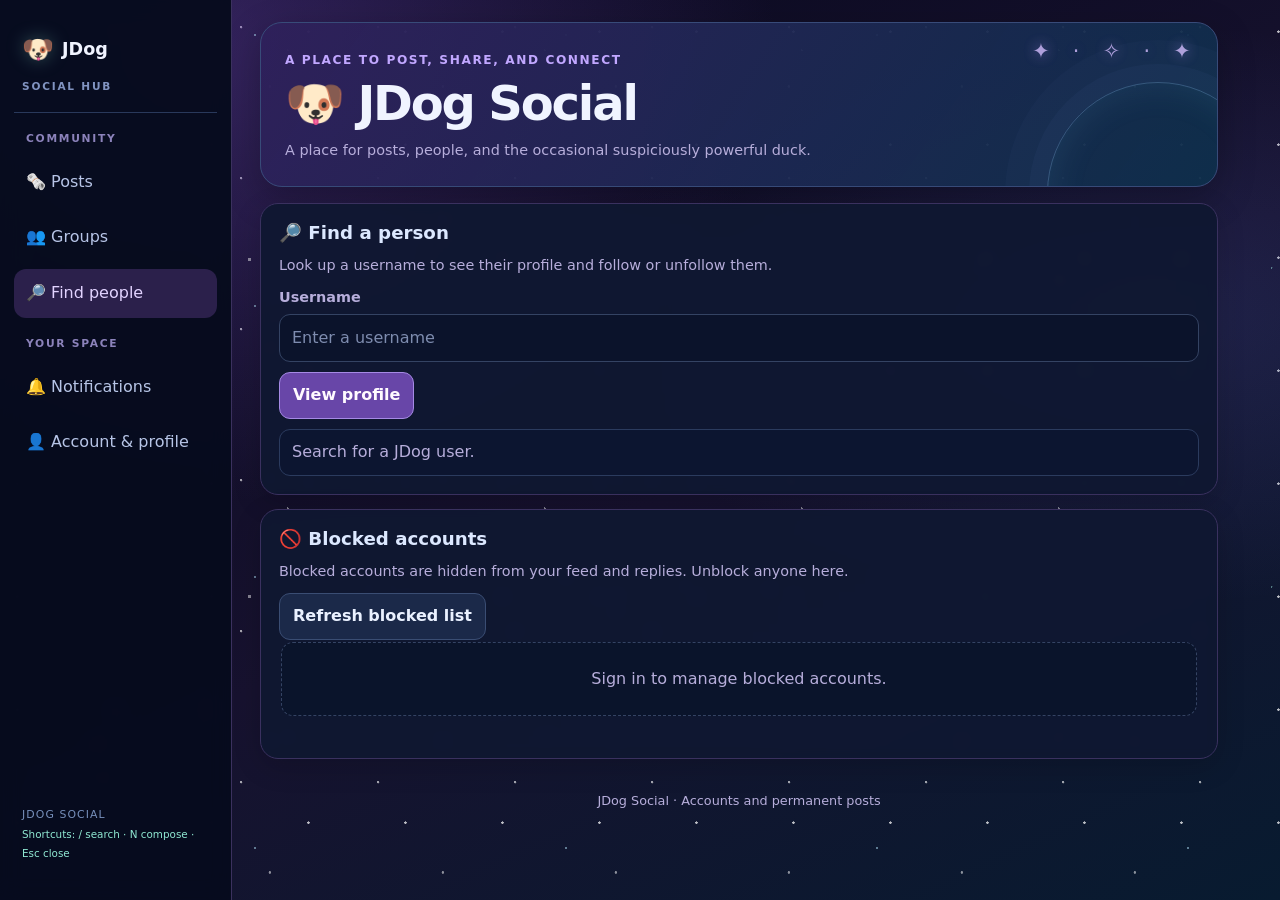
<file: people.html>
<!doctype html>
<html lang="en"><head>
<meta charset="utf-8"><meta name="viewport" content="width=device-width,initial-scale=1,viewport-fit=cover">
<meta name="theme-color" content="#080d20"><meta name="description" content="JDog Social">
<title>JDog · Find People</title>
<style>
:root{color-scheme:dark;--bg:#09091e;--panel:#15132f;--line:#3a315f;--text:#f2efff;--muted:#b7aedb;--green:#67e8c0;--amber:#ffb86b;--blue:#b8a0ff;--purple:#b79aff;--violet:#805dce}
*{box-sizing:border-box}html{scroll-behavior:smooth}
body{margin:0;background:radial-gradient(ellipse at 15% 5%,rgba(130,82,210,.34),transparent 38%),radial-gradient(ellipse at 90% 35%,rgba(73,94,180,.2),transparent 35%),radial-gradient(circle at 18% 28%,rgba(255,255,255,.72) 0 1px,transparent 1.5px),radial-gradient(circle at 76% 18%,rgba(255,255,255,.62) 0 1px,transparent 1.5px),radial-gradient(circle at 56% 66%,rgba(255,255,255,.52) 0 1px,transparent 1.5px),linear-gradient(155deg,#09091e,#17122f 54%,#081b30);background-size:auto,auto,97px 113px,137px 151px,173px 131px,auto;background-attachment:fixed;color:var(--text);font:16px/1.55 system-ui,-apple-system,Segoe UI,sans-serif;padding:env(safe-area-inset-top) 14px env(safe-area-inset-bottom)}
main{max-width:900px;margin:auto;padding:22px 0 48px}
header{position:relative;overflow:hidden;padding:24px;margin-bottom:16px;border:1px solid #384b79;border-radius:22px;background:linear-gradient(125deg,rgba(47,32,91,.97),rgba(14,47,75,.95));box-shadow:0 12px 36px rgba(0,0,0,.25)}
header:after{content:"✦  ·  ✧     ·      ✦";position:absolute;right:18px;top:12px;color:#9ecbff;letter-spacing:.4em;font-size:1.3rem;opacity:.8;pointer-events:none}
h1{font-size:clamp(2rem,7vw,3rem);line-height:1.04;letter-spacing:-.045em;margin:.45rem 0 .65rem;color:#f0f4ff}h2{font-size:1.14rem;line-height:1.25;margin:0 0 .6rem;color:#dce8ff}h3{font-size:1rem;margin:14px 0 6px}p{margin:.5rem 0 0}a{color:var(--blue);text-underline-offset:3px}
.small,small{font-size:.9rem;color:var(--muted)}.eyebrow{color:#c1a7ff;font-size:.76rem;font-weight:850;letter-spacing:.13em}
.panel{background:rgba(15,24,49,.94);border:1px solid var(--line);border-radius:18px;padding:18px;margin:14px 0;box-shadow:0 8px 28px rgba(0,0,0,.16);backdrop-filter:blur(5px)}
.grid{display:grid;grid-template-columns:1fr;gap:9px}@media(min-width:580px){.grid{grid-template-columns:1fr 1fr}}
label{display:block;font-size:.9rem;color:var(--muted);margin-top:10px;font-weight:650}
input,select,textarea{display:block;width:100%;margin:5px 0 8px;padding:11px 12px;border-radius:11px;border:1px solid #344363;background:#0b132b;color:var(--text);font:inherit;min-width:0}textarea{resize:vertical}input::placeholder,textarea::placeholder{color:#7e8caf}
button{background:#1b2949;color:#eaf1ff;border:1px solid #3a4d73;border-radius:11px;padding:10px 13px;font:inherit;font-weight:700;cursor:pointer;transition:background .15s,border-color .15s}button:hover{background:#26395f;border-color:#718ac2}button:active{transform:scale(.985)}button.primary{background:#6846a8;color:#fffaff;border-color:#a58ae5}button.primary:hover{background:#805cc7}button:disabled{opacity:.5;cursor:not-allowed}
button:focus-visible,a:focus-visible,input:focus-visible,select:focus-visible,textarea:focus-visible{outline:3px solid #9bdfff;outline-offset:2px}
.actions{display:flex;gap:8px;flex-wrap:wrap;margin-top:10px}.statusline{padding:10px 12px;border:1px solid #2b3b5e;border-radius:11px;margin-top:10px;color:var(--muted);overflow-wrap:anywhere;background:#0c1530}
.pill{display:inline-block;padding:3px 9px;border:1px solid #344363;border-radius:999px;color:var(--muted);font-size:.78rem;background:#15213f}.note{border-left:3px solid var(--amber);padding:4px 0 4px 10px;color:var(--muted)}
.profile-banner{height:118px;margin:-4px 0 0;border:1px solid #56447e;border-radius:14px;background:linear-gradient(120deg,#38245d,#173a57);background-size:cover;background-position:center}.profile-top{position:relative;z-index:1;display:flex;align-items:center;gap:14px;padding-left:14px}.profile-custom-grid{display:grid;grid-template-columns:1fr;gap:8px}@media(min-width:580px){.profile-custom-grid{grid-template-columns:1fr 1fr}}.profile-public-banner{height:84px;width:100%;border-radius:10px;margin-bottom:10px;background:linear-gradient(120deg,#38245d,#173a57);background-size:cover;background-position:center;border:1px solid #55447e}.avatar{width:76px;height:76px;flex:0 0 76px;border-radius:50%;object-fit:cover;border:3px solid #3b5481;background:#1a2850}.avatar.small-avatar{width:38px;height:38px;flex-basis:38px}
.profile-stats{display:flex;gap:16px;flex-wrap:wrap;color:var(--muted);font-size:.9rem}.profile-stats strong{color:var(--text)}.profile-card{display:flex;align-items:flex-start;gap:10px}.profile-card .bubble{flex:1;min-width:0}.profile-actions{display:flex;gap:8px;flex-wrap:wrap;margin-top:8px}
.chat{display:flex;flex-direction:column;gap:11px;min-height:100px;max-height:none;overflow:visible;padding:2px}.bubble{border:1px solid #3b315e;background:#131e3b;border-radius:14px;padding:13px;overflow-wrap:anywhere;box-shadow:0 4px 14px rgba(0,0,0,.12)}.bubble.own{border-color:#7654b8;background:#102e3c}
.bubble-head{display:flex;gap:8px;align-items:center;justify-content:space-between;flex-wrap:wrap;color:var(--muted);font-size:.8rem;margin-bottom:8px}.bubble-head button{padding:5px 9px;background:#1a2949}.bubble-body{white-space:pre-wrap;overflow-wrap:anywhere;font-size:1rem}
.empty{padding:24px 12px;text-align:center;color:var(--muted);border:1px dashed #344363;border-radius:12px;background:rgba(11,20,43,.8)}.file-card{border:1px solid #344363;border-radius:10px;padding:10px;margin-top:8px;overflow-wrap:anywhere}
.feed-tools{display:grid;grid-template-columns:1fr;gap:8px;margin:14px 0}@media(min-width:580px){.feed-tools{grid-template-columns:minmax(0,2fr) minmax(150px,1fr)}}
.composer-meta{display:flex;justify-content:space-between;gap:10px;flex-wrap:wrap;color:var(--muted);font-size:.82rem}.post-extras{margin-top:4px}.post-extras input{margin-bottom:2px}.post-author{display:flex;align-items:center;gap:9px;min-width:0}.post-author .avatar{width:38px;height:38px;flex:0 0 38px}.post-author-name{display:flex;flex-direction:column;align-items:flex-start;min-width:0}.post-author-name button{padding:0;border:0;background:transparent;color:#b9e5ff;font-size:.88rem}.post-media{display:block;width:100%;max-height:420px;object-fit:contain;margin-top:12px;border:1px solid #344363;border-radius:12px}.count-near-limit{color:#ffb86b!important;font-weight:800}.section-kicker{font-size:.76rem;letter-spacing:.1em;text-transform:uppercase;color:#8fe8d3;font-weight:800}
video,img{max-width:100%;background:#111a35;border-radius:9px}.feed-image{display:block;width:100%;max-height:360px;object-fit:contain;min-height:140px;border:1px solid #344363}.feed-preview{display:block;width:100%;max-height:200px;object-fit:contain}footer{font-size:.8rem;color:var(--muted);padding:18px 3px;text-align:center}
@media(prefers-reduced-motion:reduce){html{scroll-behavior:auto}button{transition:none}}
/* Visual polish: layered starfield, orbit accents, and calmer hover feedback. */
body:before{content:"";position:fixed;inset:0;pointer-events:none;z-index:-1;opacity:.48;background-image:radial-gradient(1px 1px at 12% 22%,#fff 98%,transparent),radial-gradient(1px 1px at 82% 13%,#b9eaff 98%,transparent),radial-gradient(1.5px 1.5px at 68% 77%,#fff 98%,transparent),radial-gradient(1px 1px at 34% 84%,#9de8e0 98%,transparent),radial-gradient(1px 1px at 92% 58%,#fff 98%,transparent);background-size:257px 229px,311px 271px,367px 337px,293px 319px,401px 373px}
header{isolation:isolate}header:before{content:"";position:absolute;z-index:-1;width:220px;height:220px;right:-52px;bottom:-118px;border-radius:50%;border:1px solid rgba(150,207,255,.28);box-shadow:0 0 0 18px rgba(130,171,255,.035),0 0 0 42px rgba(130,171,255,.025),inset 0 0 36px rgba(91,184,220,.13);pointer-events:none}header:after{content:"✦ · ✧ · ✦";text-shadow:0 0 14px rgba(188,150,255,.8);color:#d5bdff}
.panel{transition:border-color .18s,box-shadow .18s}.panel:focus-within{border-color:#3d5888;box-shadow:0 10px 32px rgba(0,0,0,.2),0 0 0 1px rgba(105,177,255,.05)}.nav-orbit{filter:drop-shadow(0 0 9px rgba(143,232,211,.28))}.nav-link{transition:background .16s,border-color .16s,color .16s,transform .16s}.nav-link:hover{transform:translateX(2px)}.post-media{background:rgba(7,13,32,.65)}
.image-preview{margin-top:8px;padding:10px;border:1px solid #344363;border-radius:12px;background:rgba(8,15,35,.7)}.image-preview img{display:block;max-width:100%;max-height:240px;object-fit:contain;margin:0 auto;border-radius:8px}.image-preview .small{margin-top:6px}.timestamp-relative{color:#c0cce8}
@media(prefers-reduced-motion:reduce){.panel,.nav-link{transition:none}.nav-link:hover{transform:none}}


body{padding:0 16px 0 0}main{max-width:1240px;margin:0 auto 0 0;padding:22px 22px 48px 260px;min-height:100vh}
.space-nav{position:fixed;z-index:20;left:0;top:0;bottom:0;width:232px;padding:24px 14px;background:rgba(7,12,30,.96);border-right:1px solid #3b315e;display:flex;flex-direction:column;gap:18px;backdrop-filter:blur(10px)}
.nav-brand{display:flex;align-items:center;gap:8px;flex-wrap:wrap;font-weight:850;font-size:1.1rem;color:#f0f4ff;padding:6px 8px 18px;border-bottom:1px solid #29395b}.nav-orbit{color:#8fe8d3;font-size:1.6rem}.nav-subtitle{width:100%;font-size:.66rem;letter-spacing:.17em;color:#8194c1;font-weight:700}
.nav-links{display:flex;flex-direction:column;gap:7px;height:100%}.nav-link{display:block;width:100%;text-align:left;background:transparent;border-color:transparent;color:#b7c5e7;padding:12px;border-radius:12px}.nav-link:hover{background:#172443;border-color:#2c416b}.nav-link.active{background:#2b204b;border-color:#287a78;color:#e2d3ff}
.nav-foot{margin-top:auto;padding:12px 8px;font-size:.68rem;letter-spacing:.1em;color:#7790bc;line-height:1.8}.nav-foot span{letter-spacing:0;text-transform:none;color:#8fe8d3}.mobile-menu-toggle,.mobile-menu{display:none}
@media(max-width:760px){body{padding:0 12px}main{padding:12px 0 36px;margin:auto;width:100%}.space-nav{position:sticky;top:0;bottom:auto;width:100%;padding:10px 12px;gap:8px;border:1px solid #29395b;border-radius:0 0 16px 16px;box-shadow:0 8px 24px rgba(0,0,0,.22)}.nav-brand{font-size:1rem;padding:0 3px 4px;border:0}.nav-subtitle{display:none}.mobile-menu-toggle{display:block;align-self:flex-start;padding:8px 12px;background:#142c40;border-color:#287a78;color:#a8f5e2}.nav-links{display:none}.mobile-menu{display:flex;flex-direction:column;gap:6px;padding:6px 0 2px}.mobile-menu[hidden]{display:none}.mobile-menu .nav-link{padding:10px 12px}header{padding:19px 16px;margin:14px 0}header:after{font-size:1rem;right:10px}.panel{padding:15px}}
    /* Keep feature navigation links clean, without browser underlines. */
    a.nav-link, a.nav-link:link, a.nav-link:visited, a.nav-link:hover, a.nav-link:focus { text-decoration: none; }

/* Community controls: keep action buttons together and give expanded replies their own row. */
.post-interactions{display:grid;grid-template-columns:max-content minmax(0,1fr) max-content;align-items:center;gap:8px;margin-top:12px;min-width:0}
.post-interactions>.small{min-width:0;overflow-wrap:anywhere}
.post-interactions>.post-comments,.post-interactions>.post-safety{grid-column:1/-1;width:100%;min-width:0}
.post-comments{border-top:1px solid #344363;padding-top:12px;margin-top:4px}
.comment-list{display:flex;flex-direction:column;gap:8px;min-width:0}
.comment-item{padding:10px 12px;border:1px solid #344363;border-radius:11px;background:rgba(8,15,35,.65);overflow-wrap:anywhere}
.comment-item p{white-space:pre-wrap;overflow-wrap:anywhere;margin:.3rem 0}
.comment-item time{display:block}
.post-comments textarea{width:100%;min-width:0}
.post-comments>.actions{margin-top:6px}
.post-safety summary{cursor:pointer;color:var(--blue);font-weight:700;padding:7px 0}
.post-safety button{margin:5px 6px 0 0}
#blockedUsersList .bubble{display:flex;align-items:center;justify-content:space-between;gap:12px;flex-wrap:wrap}
#blockedUsersList .bubble strong{min-width:0;overflow-wrap:anywhere}
.direct-notifications>.bubble{display:grid;grid-template-columns:minmax(0,1fr) auto;align-items:center;gap:8px}
.direct-notifications>.bubble strong{min-width:0;overflow-wrap:anywhere}
.direct-notifications>.bubble time{grid-column:1/-1}
@media(max-width:480px){
 .post-interactions{grid-template-columns:minmax(0,1fr) minmax(0,1fr);align-items:stretch}
 .post-interactions>button{width:100%;min-width:0;padding:9px 8px}
 .post-interactions>.small{grid-column:1/-1}
 .post-interactions>.post-comments,.post-interactions>.post-safety{grid-column:1/-1}
 .post-safety button{width:100%;margin:6px 0 0}
 .direct-notifications>.bubble{grid-template-columns:1fr}
 .direct-notifications>.bubble time{grid-column:auto}
 .direct-notifications>.bubble button{width:100%}
}

/* Navigation refresh: clear feature groups, visible keyboard focus, and a skip path. */
.skip-link{position:fixed;z-index:100;top:8px;left:8px;transform:translateY(-160%);padding:10px 14px;border-radius:10px;background:#e8ddff;color:#17112e;font-weight:800;text-decoration:none}
.skip-link:focus{transform:translateY(0)}
.nav-links{gap:18px}
.nav-group{display:flex;flex-direction:column;gap:7px}
.nav-group-label{display:block;padding:0 12px 3px;color:#8c83bb;font-size:.67rem;font-weight:850;letter-spacing:.16em}
.nav-link:focus-visible,.mobile-menu-toggle:focus-visible,button:focus-visible,input:focus-visible,textarea:focus-visible,select:focus-visible{outline:2px solid #8fe8d3;outline-offset:3px}
.nav-foot span{font-size:.65rem;letter-spacing:0}
@media(max-width:760px){.mobile-menu{gap:6px}.mobile-menu .nav-group-label{padding:8px 12px 0}.nav-links{gap:16px}}



/* Feed topics and creator awards */
.creator-badge-row{display:flex;align-items:center;gap:6px;flex-wrap:wrap;margin-top:6px}
.creator-badge-pill{display:inline-flex;align-items:center;gap:4px;width:max-content;max-width:100%;padding:3px 9px;border:1px solid #6e67a8;border-radius:999px;background:rgba(110,103,168,.15);color:#dfd7ff;font-size:.75rem;font-weight:800;line-height:1.5;overflow-wrap:anywhere}
.creator-badge-normal{border-color:#8e8aac;background:rgba(142,138,172,.14);color:#eceaf8}
.creator-badge-metallic{border-color:#8ea6ba;background:linear-gradient(135deg,rgba(111,139,160,.18),rgba(209,222,234,.12));color:#d7e5f2}
.creator-badge-golden{border-color:#c79b52;background:rgba(199,155,82,.15);color:#ffe0a3}
.creator-badge-amethyst{border-color:#ad78e8;background:rgba(173,120,232,.17);color:#e8cbff}
.post-category-tag{display:inline-flex;align-items:center;width:max-content;max-width:100%;margin:0 0 8px;padding:4px 9px;border:1px solid #3b6683;border-radius:999px;background:rgba(33,86,111,.18);color:#a9e5ff;font-size:.74rem;font-weight:750}
.post-category-tag:hover{background:rgba(33,86,111,.35);border-color:#67c9d8}
.post-author-name .creator-badge-pill{margin-top:4px}


.banner-studio{margin-top:10px;padding:10px;border:1px solid #344363;border-radius:12px;background:rgba(8,15,35,.62)}.banner-studio summary{cursor:pointer;font-weight:800;color:#c9b8ff;padding:5px 0}.banner-studio canvas{display:block;width:100%;height:auto;aspect-ratio:15/4;border:1px solid #46547a;border-radius:10px;background:#17132f;touch-action:none;cursor:crosshair}.banner-tools{display:grid;grid-template-columns:minmax(0,1fr) minmax(0,2fr);gap:12px}.banner-tools input[type=color]{height:42px;padding:4px}.banner-tools input[type=range]{padding:10px 0}.profile-public-banner.profile-result-banner{height:118px;margin:0;border-radius:14px}.profile-banner:not([hidden])+.profile-top,.profile-result-banner:not([hidden])+.profile-top{padding-top:12px}.profile-banner:not([hidden])+.profile-top .avatar,.profile-result-banner:not([hidden])+.profile-top .avatar{transform:translateY(-28px)}.banner-studio-field{min-width:0}@media(max-width:480px){.profile-banner,.profile-public-banner.profile-result-banner{height:100px;margin-bottom:0}.profile-banner:not([hidden])+.profile-top .avatar,.profile-result-banner:not([hidden])+.profile-top .avatar{transform:translateY(-24px)}.banner-tools{grid-template-columns:1fr 1fr}.banner-studio .actions button{flex:1}}
</style></head><body data-current-page="people"><a class="skip-link" href="#mainContent">Skip to content</a><main id="mainContent" tabindex="-1">
<header><span class="eyebrow">A PLACE TO POST, SHARE, AND CONNECT</span><h1>🐶 JDog Social</h1><p class="small">A place for posts, people, and the occasional suspiciously powerful duck.</p></header>
<nav class="space-nav" aria-label="Main navigation">
<div class="nav-brand"><span class="nav-orbit">🐶</span><span>JDog</span><span class="nav-subtitle">SOCIAL HUB</span></div>
<button type="button" class="mobile-menu-toggle" id="mobileMenuToggle" aria-expanded="false" aria-controls="mobileMenu">☰ Menu</button>
<div class="nav-links" id="desktopNav">
<div class="nav-group"><span class="nav-group-label">COMMUNITY</span><a href="./posts.html" class="nav-link" data-section="posts">🗞️ Posts</a><a href="./groups.html" class="nav-link" data-section="groups">👥 Groups</a><a href="./people.html" class="nav-link" data-section="people">🔎 Find people</a></div>
<div class="nav-group"><span class="nav-group-label">YOUR SPACE</span><a href="./notifications.html" class="nav-link" data-section="notifications">🔔 Notifications</a><a href="./account.html" class="nav-link" data-section="account" data-account-nav>👤 Account & profile</a></div>
<div class="nav-foot">JDOG SOCIAL<br><span>Shortcuts: / search · N compose · Esc close</span></div>
</div>
<div class="mobile-menu" id="mobileMenu" hidden>
<span class="nav-group-label">COMMUNITY</span><a href="./posts.html" class="nav-link" data-section="posts">🗞️ Posts</a><a href="./groups.html" class="nav-link" data-section="groups">👥 Groups</a><a href="./people.html" class="nav-link" data-section="people">🔎 Find people</a>
<span class="nav-group-label">YOUR SPACE</span><a href="./notifications.html" class="nav-link" data-section="notifications">🔔 Notifications</a><a href="./account.html" class="nav-link" data-section="account" data-account-nav>👤 Account & profile</a>
</div></nav>


<div class="section-stack"><div id="account" data-page-section="account"><div id="signedOutAccount"><section class="panel"><h2>👤 Your account</h2><p class="small">Create a regular account or sign in. Usernames are public. Use a unique password you don't use anywhere else.</p>
<div class="grid"><div><label for="accountUsername">Username</label><input id="accountUsername" maxlength="20" autocomplete="username" placeholder="3–20 letters, numbers, underscores"></div><div><label for="accountPassword">Password</label><input id="accountPassword" type="password" maxlength="128" autocomplete="current-password" placeholder="At least 10 characters"></div></div>
<div class="actions"><button type="button" id="registerAccount" class="primary">Create account</button><button type="button" id="loginAccount">Sign in</button><button type="button" id="logoutAccount">Sign out</button></div><div id="accountStatus" class="statusline" aria-live="polite">Not signed in.</div></section></div><div id="signedInProfile" hidden><section class="panel" id="myProfilePanel"><h2>🪪 Your profile</h2><div id="myBanner" class="profile-banner" hidden></div><div class="profile-top"><img id="myAvatar" class="avatar" alt="Your profile picture" src="data:image/svg+xml,%3Csvg xmlns='http://www.w3.org/2000/svg' viewBox='0 0 100 100'%3E%3Crect width='100' height='100' rx='50' fill='%23263848'/%3E%3Ctext x='50' y='62' font-size='44' text-anchor='middle' fill='%23e8f0f7'%3E%3F%3C/text%3E%3C/svg%3E"><div><h2 id="myDisplayName">Sign in to set up your profile</h2><p id="myUsername" class="small">@not-signed-in</p><div class="profile-stats"><span><strong id="myFollowers">0</strong> followers</span><span><strong id="myFollowing">0</strong> following</span></div><div id="myBadgeDisplay" class="creator-badge-row" hidden></div></div></div><label for="profileDisplayName">Display name</label><input id="profileDisplayName" maxlength="40" placeholder="What should people call you?"><label for="profileBio">Bio</label><textarea id="profileBio" rows="3" maxlength="160" placeholder="Tell the JDog world a little about yourself (160 characters max)"></textarea><div class="profile-custom-grid"><div><label for="profilePronouns">Pronouns (optional)</label><input id="profilePronouns" maxlength="30" placeholder="e.g. they/them"></div><div><label for="profileFavoriteGame">Favorite game (optional)</label><input id="profileFavoriteGame" maxlength="40" placeholder="e.g. Splatoon 3"></div><div><label for="profileAccent">Profile accent</label><select id="profileAccent"><option value="#a78bfa">Violet nebula</option><option value="#67e8c0">Teal comet</option><option value="#8cc8ff">Blue moon</option><option value="#ff8fcf">Pink supernova</option><option value="#ffc078">Solar flare</option></select></div><div><label for="profileBadge">Dog Bone creator badge</label><select id="profileBadge"><option value="">No badge displayed</option><option value="normal">Normal Dog Bone · 10K</option><option value="metallic">Metallic Dog Bone · 100K</option><option value="golden">Golden Dog Bone · 1M</option><option value="amethyst">Amethyst Dog Bone · 10M</option></select><p id="profileBadgeHelp" class="small">Badges unlock at follower milestones and are verified by the server.</p></div><div class="banner-studio-field"><label for="profileBannerUrl">Banner image URL or your drawing</label><input id="profileBannerUrl" type="text" maxlength="220000" placeholder="https://example.com/banner.jpg"><div id="myBannerPreview" class="profile-public-banner" hidden></div><details id="bannerStudio" class="banner-studio"><summary>🎨 Open banner creator</summary><p class="small">Draw a custom 900 × 240 banner. Your profile picture will overlap the finished banner a little.</p><canvas id="bannerCanvas" width="900" height="240" aria-label="Banner drawing canvas"></canvas><div class="banner-tools"><div><label for="bannerColor">Ink color</label><input id="bannerColor" type="color" value="#8fe8d3"></div><div><label for="bannerBrushSize">Brush size</label><input id="bannerBrushSize" type="range" min="2" max="36" value="10"></div></div><div class="actions"><button type="button" id="bannerUndo">↶ Undo</button><button type="button" id="bannerEraser">⌫ Eraser: off</button><button type="button" id="bannerClear">Clear canvas</button><button type="button" id="bannerUse" class="primary">Use this banner</button></div><p id="bannerStudioStatus" class="small" aria-live="polite">Pick a color and draw with your finger or mouse.</p></details></div></div><label for="profileAvatar">Profile picture</label><input id="profileAvatar" type="file" accept="image/png,image/jpeg,image/webp"><p class="small">Pictures are resized before upload. Use an image you have permission to share. Banner images use a public image URL.</p><div class="actions"><button id="saveProfile" class="primary" type="button">Save profile</button><button id="clearAvatar" type="button">Remove picture</button><button id="profileLogout" type="button">Log out</button></div><div id="profileStatus" class="statusline" aria-live="polite">Sign in to edit your profile.</div></section></div></div><div id="people" data-page-section="people"><section class="panel"><h2>🔎 Find a person</h2><p class="small">Look up a username to see their profile and follow or unfollow them.</p><label for="profileLookup">Username</label><input id="profileLookup" maxlength="20" placeholder="Enter a username"><div class="actions"><button type="button" id="lookupProfile" class="primary">View profile</button></div><div id="profileResult" class="statusline">Search for a JDog user.</div></section><section class="panel"><h2>🚫 Blocked accounts</h2><p class="small">Blocked accounts are hidden from your feed and replies. Unblock anyone here.</p><div class="actions"><button type="button" id="refreshBlockedUsers">Refresh blocked list</button></div><div id="blockedUsersList" class="chat"><div class="empty">Sign in to manage blocked accounts.</div></div></section></div><div id="notifications" data-page-section="notifications"><section class="panel"><span class="section-kicker">Activity from people you follow</span><h2>🔔 Notifications</h2><p class="small">See new posts from accounts you follow. This first version checks when you open the site or refresh the feed. It does not send push notifications.</p><div class="actions"><button type="button" id="refreshNotifications" class="primary">Check for updates ↻</button><button type="button" id="clearNotifications">Mark all as seen</button></div><div id="notificationStatus" class="statusline" aria-live="polite">Sign in and follow people to start seeing updates here.</div><div id="notificationFeed" class="chat"><div class="empty">No notifications yet.</div></div></section></div><div id="groups" data-page-section="groups"><section class="panel"><span class="section-kicker">Find your people</span><h2>👥 Groups</h2><p class="small">Create a community around a game, hobby, project, or very powerful duck. Groups have a creator, a description, and members. Posts and profiles stay separate and unchanged.</p><section class="panel" style="background:rgba(10,18,40,.7)"><h3>＋ Create a group</h3><label for="groupName">Group name</label><input id="groupName" maxlength="40" placeholder="e.g. Scratch Pika Army"><label for="groupDescription">Description (optional)</label><textarea id="groupDescription" rows="3" maxlength="240" placeholder="What brings this group together?"></textarea><div class="actions"><button type="button" id="createGroup" class="primary">Create group</button><button type="button" id="refreshGroups">Refresh groups ↻</button></div><div id="groupStatus" class="statusline" aria-live="polite">Sign in to create or join groups. Everyone can browse.</div></section><div class="feed-tools"><div><label for="groupSearch">Search groups</label><input id="groupSearch" type="search" placeholder="Search names, descriptions, or creators…"></div><div><label for="groupFilter">Show</label><select id="groupFilter"><option value="all">All groups</option><option value="joined">Groups I joined</option><option value="created">Groups I created</option></select></div></div><div id="groupCount" class="small">Loading groups…</div><div id="groupFeed" class="chat"><div class="empty">Loading groups…</div></div><section id="groupDetail" class="panel" hidden><div class="actions"><button type="button" id="backToGroups">← Back to groups</button></div><span class="section-kicker">THE COMMUNITY FEED</span><h2 id="groupDetailTitle">Group</h2><p id="groupDetailDescription" class="bubble-body"></p><p id="groupDetailMeta" class="small"></p><section class="panel" style="background:rgba(10,18,40,.7)"><h3>✍️ Post to this group</h3><label for="groupPostComposer">Your message</label><textarea id="groupPostComposer" rows="4" maxlength="1000" placeholder="What’s happening in this group?"></textarea><label for="groupPostImageUrl">Image URL (optional)</label><input id="groupPostImageUrl" type="url" maxlength="450" placeholder="https://example.com/image.jpg"><p class="small">Images are attached by public URL, just like posts on the main feed.</p><div class="actions"><button type="button" id="publishGroupPost" class="primary">Publish to group ↗</button><button type="button" id="refreshGroupPosts">Refresh feed ↻</button></div><div id="groupPostStatus" class="statusline" aria-live="polite">Join this group to post.</div></section><h3>🗞️ Group posts</h3><div id="groupPostFeed" class="chat"><div class="empty">Loading group posts…</div></div></section></section></div><div id="posts" data-page-section="posts"><section class="panel"><span class="section-kicker">Your little corner of the feed</span><h2>🗞️ Posts</h2><p class="small">Posts are saved on the server and appear for everyone. Drafts stay on this device. Keep private information private.</p>
<label for="postComposer">What’s happening?</label><textarea id="postComposer" rows="4" maxlength="1000" placeholder="Write something worth putting on the internet…"></textarea>
<div class="grid post-extras"><div><label for="postCategory">Topic</label><select id="postCategory"><option value="general">General</option><option value="games">Games</option><option value="memes">Memes</option><option value="art">Art</option><option value="projects">Projects</option><option value="tutorials">Tutorials</option></select></div><div><label for="postImageUrl">Attach an image URL (optional)</label><input id="postImageUrl" type="url" maxlength="450" placeholder="https://example.com/picture.jpg"><div id="imagePreview" class="image-preview" hidden><img id="imagePreviewImg" alt="Preview of the image attached to your draft"><p id="imagePreviewStatus" class="small">Image preview</p></div></div></div>
<p class="small">Images are attached by URL.</p>
<div class="composer-meta"><span id="draftStatus">Drafts save on this device.</span><span id="postCharCount">0 / 1000</span></div>
<div class="actions"><button type="button" id="publishPost" class="primary">Publish post ↗</button><button type="button" id="clearDraft">Clear draft</button><button type="button" id="refreshPosts">Refresh feed ↻</button></div>
<div id="postStatus" class="statusline" aria-live="polite">Sign in to publish. Posts can be read without signing in.</div>
<div class="feed-tools"><div><label for="postFeedMode">Feed</label><select id="postFeedMode"><option value="explore">Explore · Everyone</option><option value="following">Following · People I follow</option></select></div><div><label for="postCategoryFilter">Topic</label><select id="postCategoryFilter"><option value="all">All topics</option><option value="general">General</option><option value="games">Games</option><option value="memes">Memes</option><option value="art">Art</option><option value="projects">Projects</option><option value="tutorials">Tutorials</option></select></div><div><label for="postSearch">Search the feed</label><input id="postSearch" type="search" placeholder="Search posts, people, or topics…"></div><div><label for="postSort">Sort posts</label><select id="postSort"><option value="newest">Newest first</option><option value="oldest">Oldest first</option></select></div></div>
<div id="postCount" class="small">Loading posts…</div><div id="postFeed" class="chat"><div class="empty">Loading posts…</div></div></section></div></div>

<footer>JDog Social · Accounts and permanent posts</footer></main><script>(function(){
const toggle=document.getElementById("mobileMenuToggle");
const menu=document.getElementById("mobileMenu");
function selectSection(name){
 document.querySelectorAll("[data-page-section]").forEach(el=>{el.hidden=el.dataset.pageSection!==name;});
 document.querySelectorAll("[data-section]").forEach(link=>link.classList.toggle("active",link.dataset.section===name));
 menu.hidden=true;toggle.setAttribute("aria-expanded","false");toggle.textContent="☰ Menu";window.scrollTo(0,0);
}
toggle.addEventListener("click",function(){const opening=menu.hidden;menu.hidden=!opening;toggle.setAttribute("aria-expanded",String(opening));toggle.textContent=opening?"✕ Close menu":"☰ Menu";});
document.querySelectorAll("[data-section]").forEach(link=>link.addEventListener("click",()=>selectSection(link.dataset.section)));
selectSection(document.body.dataset.currentPage||"posts");window.jdbSelectSection=selectSection;
function typingInField(el){return el&&(/INPUT|TEXTAREA|SELECT/.test(el.tagName)||el.isContentEditable);}
document.addEventListener("keydown",function(event){
 if(event.key==="Escape"&&!menu.hidden){menu.hidden=true;toggle.setAttribute("aria-expanded","false");toggle.textContent="☰ Menu";toggle.focus();return;}
 if(event.ctrlKey||event.metaKey||event.altKey||typingInField(event.target))return;
 if(event.key==="/"){
  const target=document.querySelector("#postSearch, #groupSearch, #profileLookup");
  if(target){event.preventDefault();target.focus();}
 }else if(event.key.toLowerCase()==="n"){
  const target=document.querySelector("#postComposer, #groupPostComposer");
  if(target){event.preventDefault();target.focus();}
 }
});
})();</script>
<script src="./app.js?v=banner-studio-02"></script></body></html>
</file>
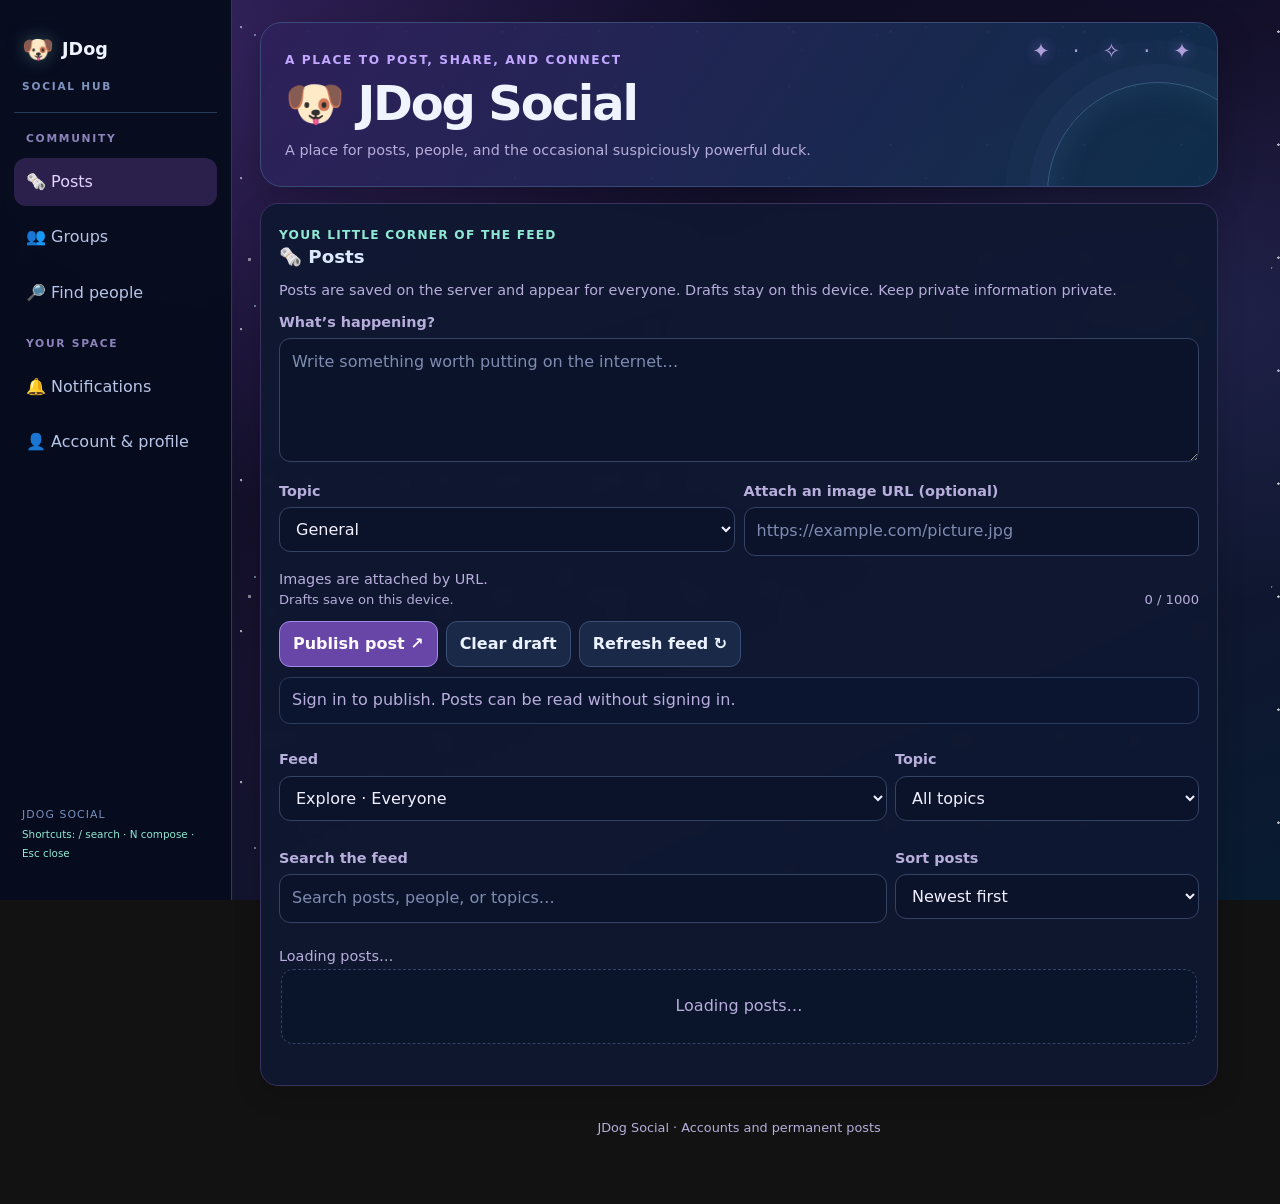
<file: posts.html>
<!doctype html>
<html lang="en"><head>
<meta charset="utf-8"><meta name="viewport" content="width=device-width,initial-scale=1,viewport-fit=cover">
<meta name="theme-color" content="#080d20"><meta name="description" content="JDog Social">
<title>JDog · Posts</title>
<style>
:root{color-scheme:dark;--bg:#09091e;--panel:#15132f;--line:#3a315f;--text:#f2efff;--muted:#b7aedb;--green:#67e8c0;--amber:#ffb86b;--blue:#b8a0ff;--purple:#b79aff;--violet:#805dce}
*{box-sizing:border-box}html{scroll-behavior:smooth}
body{margin:0;background:radial-gradient(ellipse at 15% 5%,rgba(130,82,210,.34),transparent 38%),radial-gradient(ellipse at 90% 35%,rgba(73,94,180,.2),transparent 35%),radial-gradient(circle at 18% 28%,rgba(255,255,255,.72) 0 1px,transparent 1.5px),radial-gradient(circle at 76% 18%,rgba(255,255,255,.62) 0 1px,transparent 1.5px),radial-gradient(circle at 56% 66%,rgba(255,255,255,.52) 0 1px,transparent 1.5px),linear-gradient(155deg,#09091e,#17122f 54%,#081b30);background-size:auto,auto,97px 113px,137px 151px,173px 131px,auto;background-attachment:fixed;color:var(--text);font:16px/1.55 system-ui,-apple-system,Segoe UI,sans-serif;padding:env(safe-area-inset-top) 14px env(safe-area-inset-bottom)}
main{max-width:900px;margin:auto;padding:22px 0 48px}
header{position:relative;overflow:hidden;padding:24px;margin-bottom:16px;border:1px solid #384b79;border-radius:22px;background:linear-gradient(125deg,rgba(47,32,91,.97),rgba(14,47,75,.95));box-shadow:0 12px 36px rgba(0,0,0,.25)}
header:after{content:"✦  ·  ✧     ·      ✦";position:absolute;right:18px;top:12px;color:#9ecbff;letter-spacing:.4em;font-size:1.3rem;opacity:.8;pointer-events:none}
h1{font-size:clamp(2rem,7vw,3rem);line-height:1.04;letter-spacing:-.045em;margin:.45rem 0 .65rem;color:#f0f4ff}h2{font-size:1.14rem;line-height:1.25;margin:0 0 .6rem;color:#dce8ff}h3{font-size:1rem;margin:14px 0 6px}p{margin:.5rem 0 0}a{color:var(--blue);text-underline-offset:3px}
.small,small{font-size:.9rem;color:var(--muted)}.eyebrow{color:#c1a7ff;font-size:.76rem;font-weight:850;letter-spacing:.13em}
.panel{background:rgba(15,24,49,.94);border:1px solid var(--line);border-radius:18px;padding:18px;margin:14px 0;box-shadow:0 8px 28px rgba(0,0,0,.16);backdrop-filter:blur(5px)}
.grid{display:grid;grid-template-columns:1fr;gap:9px}@media(min-width:580px){.grid{grid-template-columns:1fr 1fr}}
label{display:block;font-size:.9rem;color:var(--muted);margin-top:10px;font-weight:650}
input,select,textarea{display:block;width:100%;margin:5px 0 8px;padding:11px 12px;border-radius:11px;border:1px solid #344363;background:#0b132b;color:var(--text);font:inherit;min-width:0}textarea{resize:vertical}input::placeholder,textarea::placeholder{color:#7e8caf}
button{background:#1b2949;color:#eaf1ff;border:1px solid #3a4d73;border-radius:11px;padding:10px 13px;font:inherit;font-weight:700;cursor:pointer;transition:background .15s,border-color .15s}button:hover{background:#26395f;border-color:#718ac2}button:active{transform:scale(.985)}button.primary{background:#6846a8;color:#fffaff;border-color:#a58ae5}button.primary:hover{background:#805cc7}button:disabled{opacity:.5;cursor:not-allowed}
button:focus-visible,a:focus-visible,input:focus-visible,select:focus-visible,textarea:focus-visible{outline:3px solid #9bdfff;outline-offset:2px}
.actions{display:flex;gap:8px;flex-wrap:wrap;margin-top:10px}.statusline{padding:10px 12px;border:1px solid #2b3b5e;border-radius:11px;margin-top:10px;color:var(--muted);overflow-wrap:anywhere;background:#0c1530}
.pill{display:inline-block;padding:3px 9px;border:1px solid #344363;border-radius:999px;color:var(--muted);font-size:.78rem;background:#15213f}.note{border-left:3px solid var(--amber);padding:4px 0 4px 10px;color:var(--muted)}
.profile-banner{height:118px;margin:-4px 0 0;border:1px solid #56447e;border-radius:14px;background:linear-gradient(120deg,#38245d,#173a57);background-size:cover;background-position:center}.profile-top{position:relative;z-index:1;display:flex;align-items:center;gap:14px;padding-left:14px}.profile-custom-grid{display:grid;grid-template-columns:1fr;gap:8px}@media(min-width:580px){.profile-custom-grid{grid-template-columns:1fr 1fr}}.profile-public-banner{height:84px;width:100%;border-radius:10px;margin-bottom:10px;background:linear-gradient(120deg,#38245d,#173a57);background-size:cover;background-position:center;border:1px solid #55447e}.avatar{width:76px;height:76px;flex:0 0 76px;border-radius:50%;object-fit:cover;border:3px solid #3b5481;background:#1a2850}.avatar.small-avatar{width:38px;height:38px;flex-basis:38px}
.profile-stats{display:flex;gap:16px;flex-wrap:wrap;color:var(--muted);font-size:.9rem}.profile-stats strong{color:var(--text)}.profile-card{display:flex;align-items:flex-start;gap:10px}.profile-card .bubble{flex:1;min-width:0}.profile-actions{display:flex;gap:8px;flex-wrap:wrap;margin-top:8px}
.chat{display:flex;flex-direction:column;gap:11px;min-height:100px;max-height:none;overflow:visible;padding:2px}.bubble{border:1px solid #3b315e;background:#131e3b;border-radius:14px;padding:13px;overflow-wrap:anywhere;box-shadow:0 4px 14px rgba(0,0,0,.12)}.bubble.own{border-color:#7654b8;background:#102e3c}
.bubble-head{display:flex;gap:8px;align-items:center;justify-content:space-between;flex-wrap:wrap;color:var(--muted);font-size:.8rem;margin-bottom:8px}.bubble-head button{padding:5px 9px;background:#1a2949}.bubble-body{white-space:pre-wrap;overflow-wrap:anywhere;font-size:1rem}
.empty{padding:24px 12px;text-align:center;color:var(--muted);border:1px dashed #344363;border-radius:12px;background:rgba(11,20,43,.8)}.file-card{border:1px solid #344363;border-radius:10px;padding:10px;margin-top:8px;overflow-wrap:anywhere}
.feed-tools{display:grid;grid-template-columns:1fr;gap:8px;margin:14px 0}@media(min-width:580px){.feed-tools{grid-template-columns:minmax(0,2fr) minmax(150px,1fr)}}
.composer-meta{display:flex;justify-content:space-between;gap:10px;flex-wrap:wrap;color:var(--muted);font-size:.82rem}.post-extras{margin-top:4px}.post-extras input{margin-bottom:2px}.post-author{display:flex;align-items:center;gap:9px;min-width:0}.post-author .avatar{width:38px;height:38px;flex:0 0 38px}.post-author-name{display:flex;flex-direction:column;align-items:flex-start;min-width:0}.post-author-name button{padding:0;border:0;background:transparent;color:#b9e5ff;font-size:.88rem}.post-media{display:block;width:100%;max-height:420px;object-fit:contain;margin-top:12px;border:1px solid #344363;border-radius:12px}.count-near-limit{color:#ffb86b!important;font-weight:800}.section-kicker{font-size:.76rem;letter-spacing:.1em;text-transform:uppercase;color:#8fe8d3;font-weight:800}
video,img{max-width:100%;background:#111a35;border-radius:9px}.feed-image{display:block;width:100%;max-height:360px;object-fit:contain;min-height:140px;border:1px solid #344363}.feed-preview{display:block;width:100%;max-height:200px;object-fit:contain}footer{font-size:.8rem;color:var(--muted);padding:18px 3px;text-align:center}
@media(prefers-reduced-motion:reduce){html{scroll-behavior:auto}button{transition:none}}
/* Visual polish: layered starfield, orbit accents, and calmer hover feedback. */
body:before{content:"";position:fixed;inset:0;pointer-events:none;z-index:-1;opacity:.48;background-image:radial-gradient(1px 1px at 12% 22%,#fff 98%,transparent),radial-gradient(1px 1px at 82% 13%,#b9eaff 98%,transparent),radial-gradient(1.5px 1.5px at 68% 77%,#fff 98%,transparent),radial-gradient(1px 1px at 34% 84%,#9de8e0 98%,transparent),radial-gradient(1px 1px at 92% 58%,#fff 98%,transparent);background-size:257px 229px,311px 271px,367px 337px,293px 319px,401px 373px}
header{isolation:isolate}header:before{content:"";position:absolute;z-index:-1;width:220px;height:220px;right:-52px;bottom:-118px;border-radius:50%;border:1px solid rgba(150,207,255,.28);box-shadow:0 0 0 18px rgba(130,171,255,.035),0 0 0 42px rgba(130,171,255,.025),inset 0 0 36px rgba(91,184,220,.13);pointer-events:none}header:after{content:"✦ · ✧ · ✦";text-shadow:0 0 14px rgba(188,150,255,.8);color:#d5bdff}
.panel{transition:border-color .18s,box-shadow .18s}.panel:focus-within{border-color:#3d5888;box-shadow:0 10px 32px rgba(0,0,0,.2),0 0 0 1px rgba(105,177,255,.05)}.nav-orbit{filter:drop-shadow(0 0 9px rgba(143,232,211,.28))}.nav-link{transition:background .16s,border-color .16s,color .16s,transform .16s}.nav-link:hover{transform:translateX(2px)}.post-media{background:rgba(7,13,32,.65)}
.image-preview{margin-top:8px;padding:10px;border:1px solid #344363;border-radius:12px;background:rgba(8,15,35,.7)}.image-preview img{display:block;max-width:100%;max-height:240px;object-fit:contain;margin:0 auto;border-radius:8px}.image-preview .small{margin-top:6px}.timestamp-relative{color:#c0cce8}
@media(prefers-reduced-motion:reduce){.panel,.nav-link{transition:none}.nav-link:hover{transform:none}}


body{padding:0 16px 0 0}main{max-width:1240px;margin:0 auto 0 0;padding:22px 22px 48px 260px;min-height:100vh}
.space-nav{position:fixed;z-index:20;left:0;top:0;bottom:0;width:232px;padding:24px 14px;background:rgba(7,12,30,.96);border-right:1px solid #3b315e;display:flex;flex-direction:column;gap:18px;backdrop-filter:blur(10px)}
.nav-brand{display:flex;align-items:center;gap:8px;flex-wrap:wrap;font-weight:850;font-size:1.1rem;color:#f0f4ff;padding:6px 8px 18px;border-bottom:1px solid #29395b}.nav-orbit{color:#8fe8d3;font-size:1.6rem}.nav-subtitle{width:100%;font-size:.66rem;letter-spacing:.17em;color:#8194c1;font-weight:700}
.nav-links{display:flex;flex-direction:column;gap:7px;height:100%}.nav-link{display:block;width:100%;text-align:left;background:transparent;border-color:transparent;color:#b7c5e7;padding:12px;border-radius:12px}.nav-link:hover{background:#172443;border-color:#2c416b}.nav-link.active{background:#2b204b;border-color:#287a78;color:#e2d3ff}
.nav-foot{margin-top:auto;padding:12px 8px;font-size:.68rem;letter-spacing:.1em;color:#7790bc;line-height:1.8}.nav-foot span{letter-spacing:0;text-transform:none;color:#8fe8d3}.mobile-menu-toggle,.mobile-menu{display:none}
@media(max-width:760px){body{padding:0 12px}main{padding:12px 0 36px;margin:auto;width:100%}.space-nav{position:sticky;top:0;bottom:auto;width:100%;padding:10px 12px;gap:8px;border:1px solid #29395b;border-radius:0 0 16px 16px;box-shadow:0 8px 24px rgba(0,0,0,.22)}.nav-brand{font-size:1rem;padding:0 3px 4px;border:0}.nav-subtitle{display:none}.mobile-menu-toggle{display:block;align-self:flex-start;padding:8px 12px;background:#142c40;border-color:#287a78;color:#a8f5e2}.nav-links{display:none}.mobile-menu{display:flex;flex-direction:column;gap:6px;padding:6px 0 2px}.mobile-menu[hidden]{display:none}.mobile-menu .nav-link{padding:10px 12px}header{padding:19px 16px;margin:14px 0}header:after{font-size:1rem;right:10px}.panel{padding:15px}}
    /* Keep feature navigation links clean, without browser underlines. */
    a.nav-link, a.nav-link:link, a.nav-link:visited, a.nav-link:hover, a.nav-link:focus { text-decoration: none; }

/* Community controls: keep action buttons together and give expanded replies their own row. */
.post-interactions{display:grid;grid-template-columns:max-content minmax(0,1fr) max-content;align-items:center;gap:8px;margin-top:12px;min-width:0}
.post-interactions>.small{min-width:0;overflow-wrap:anywhere}
.post-interactions>.post-comments,.post-interactions>.post-safety{grid-column:1/-1;width:100%;min-width:0}
.post-comments{border-top:1px solid #344363;padding-top:12px;margin-top:4px}
.comment-list{display:flex;flex-direction:column;gap:8px;min-width:0}
.comment-item{padding:10px 12px;border:1px solid #344363;border-radius:11px;background:rgba(8,15,35,.65);overflow-wrap:anywhere}
.comment-item p{white-space:pre-wrap;overflow-wrap:anywhere;margin:.3rem 0}
.comment-item time{display:block}
.post-comments textarea{width:100%;min-width:0}
.post-comments>.actions{margin-top:6px}
.post-safety summary{cursor:pointer;color:var(--blue);font-weight:700;padding:7px 0}
.post-safety button{margin:5px 6px 0 0}
#blockedUsersList .bubble{display:flex;align-items:center;justify-content:space-between;gap:12px;flex-wrap:wrap}
#blockedUsersList .bubble strong{min-width:0;overflow-wrap:anywhere}
.direct-notifications>.bubble{display:grid;grid-template-columns:minmax(0,1fr) auto;align-items:center;gap:8px}
.direct-notifications>.bubble strong{min-width:0;overflow-wrap:anywhere}
.direct-notifications>.bubble time{grid-column:1/-1}
@media(max-width:480px){
 .post-interactions{grid-template-columns:minmax(0,1fr) minmax(0,1fr);align-items:stretch}
 .post-interactions>button{width:100%;min-width:0;padding:9px 8px}
 .post-interactions>.small{grid-column:1/-1}
 .post-interactions>.post-comments,.post-interactions>.post-safety{grid-column:1/-1}
 .post-safety button{width:100%;margin:6px 0 0}
 .direct-notifications>.bubble{grid-template-columns:1fr}
 .direct-notifications>.bubble time{grid-column:auto}
 .direct-notifications>.bubble button{width:100%}
}

/* Navigation refresh: clear feature groups, visible keyboard focus, and a skip path. */
.skip-link{position:fixed;z-index:100;top:8px;left:8px;transform:translateY(-160%);padding:10px 14px;border-radius:10px;background:#e8ddff;color:#17112e;font-weight:800;text-decoration:none}
.skip-link:focus{transform:translateY(0)}
.nav-links{gap:18px}
.nav-group{display:flex;flex-direction:column;gap:7px}
.nav-group-label{display:block;padding:0 12px 3px;color:#8c83bb;font-size:.67rem;font-weight:850;letter-spacing:.16em}
.nav-link:focus-visible,.mobile-menu-toggle:focus-visible,button:focus-visible,input:focus-visible,textarea:focus-visible,select:focus-visible{outline:2px solid #8fe8d3;outline-offset:3px}
.nav-foot span{font-size:.65rem;letter-spacing:0}
@media(max-width:760px){.mobile-menu{gap:6px}.mobile-menu .nav-group-label{padding:8px 12px 0}.nav-links{gap:16px}}



/* Feed topics and creator awards */
.creator-badge-row{display:flex;align-items:center;gap:6px;flex-wrap:wrap;margin-top:6px}
.creator-badge-pill{display:inline-flex;align-items:center;gap:4px;width:max-content;max-width:100%;padding:3px 9px;border:1px solid #6e67a8;border-radius:999px;background:rgba(110,103,168,.15);color:#dfd7ff;font-size:.75rem;font-weight:800;line-height:1.5;overflow-wrap:anywhere}
.creator-badge-normal{border-color:#8e8aac;background:rgba(142,138,172,.14);color:#eceaf8}
.creator-badge-metallic{border-color:#8ea6ba;background:linear-gradient(135deg,rgba(111,139,160,.18),rgba(209,222,234,.12));color:#d7e5f2}
.creator-badge-golden{border-color:#c79b52;background:rgba(199,155,82,.15);color:#ffe0a3}
.creator-badge-amethyst{border-color:#ad78e8;background:rgba(173,120,232,.17);color:#e8cbff}
.post-category-tag{display:inline-flex;align-items:center;width:max-content;max-width:100%;margin:0 0 8px;padding:4px 9px;border:1px solid #3b6683;border-radius:999px;background:rgba(33,86,111,.18);color:#a9e5ff;font-size:.74rem;font-weight:750}
.post-category-tag:hover{background:rgba(33,86,111,.35);border-color:#67c9d8}
.post-author-name .creator-badge-pill{margin-top:4px}


.banner-studio{margin-top:10px;padding:10px;border:1px solid #344363;border-radius:12px;background:rgba(8,15,35,.62)}.banner-studio summary{cursor:pointer;font-weight:800;color:#c9b8ff;padding:5px 0}.banner-studio canvas{display:block;width:100%;height:auto;aspect-ratio:15/4;border:1px solid #46547a;border-radius:10px;background:#17132f;touch-action:none;cursor:crosshair}.banner-tools{display:grid;grid-template-columns:minmax(0,1fr) minmax(0,2fr);gap:12px}.banner-tools input[type=color]{height:42px;padding:4px}.banner-tools input[type=range]{padding:10px 0}.profile-public-banner.profile-result-banner{height:118px;margin:0;border-radius:14px}.profile-banner:not([hidden])+.profile-top,.profile-result-banner:not([hidden])+.profile-top{padding-top:12px}.profile-banner:not([hidden])+.profile-top .avatar,.profile-result-banner:not([hidden])+.profile-top .avatar{transform:translateY(-28px)}.banner-studio-field{min-width:0}@media(max-width:480px){.profile-banner,.profile-public-banner.profile-result-banner{height:100px;margin-bottom:0}.profile-banner:not([hidden])+.profile-top .avatar,.profile-result-banner:not([hidden])+.profile-top .avatar{transform:translateY(-24px)}.banner-tools{grid-template-columns:1fr 1fr}.banner-studio .actions button{flex:1}}
</style></head><body data-current-page="posts"><a class="skip-link" href="#mainContent">Skip to content</a><main id="mainContent" tabindex="-1">
<header><span class="eyebrow">A PLACE TO POST, SHARE, AND CONNECT</span><h1>🐶 JDog Social</h1><p class="small">A place for posts, people, and the occasional suspiciously powerful duck.</p></header>
<nav class="space-nav" aria-label="Main navigation">
<div class="nav-brand"><span class="nav-orbit">🐶</span><span>JDog</span><span class="nav-subtitle">SOCIAL HUB</span></div>
<button type="button" class="mobile-menu-toggle" id="mobileMenuToggle" aria-expanded="false" aria-controls="mobileMenu">☰ Menu</button>
<div class="nav-links" id="desktopNav">
<div class="nav-group"><span class="nav-group-label">COMMUNITY</span><a href="./posts.html" class="nav-link" data-section="posts">🗞️ Posts</a><a href="./groups.html" class="nav-link" data-section="groups">👥 Groups</a><a href="./people.html" class="nav-link" data-section="people">🔎 Find people</a></div>
<div class="nav-group"><span class="nav-group-label">YOUR SPACE</span><a href="./notifications.html" class="nav-link" data-section="notifications">🔔 Notifications</a><a href="./account.html" class="nav-link" data-section="account" data-account-nav>👤 Account & profile</a></div>
<div class="nav-foot">JDOG SOCIAL<br><span>Shortcuts: / search · N compose · Esc close</span></div>
</div>
<div class="mobile-menu" id="mobileMenu" hidden>
<span class="nav-group-label">COMMUNITY</span><a href="./posts.html" class="nav-link" data-section="posts">🗞️ Posts</a><a href="./groups.html" class="nav-link" data-section="groups">👥 Groups</a><a href="./people.html" class="nav-link" data-section="people">🔎 Find people</a>
<span class="nav-group-label">YOUR SPACE</span><a href="./notifications.html" class="nav-link" data-section="notifications">🔔 Notifications</a><a href="./account.html" class="nav-link" data-section="account" data-account-nav>👤 Account & profile</a>
</div></nav>


<div class="section-stack"><div id="account" data-page-section="account"><div id="signedOutAccount"><section class="panel"><h2>👤 Your account</h2><p class="small">Create a regular account or sign in. Usernames are public. Use a unique password you don't use anywhere else.</p>
<div class="grid"><div><label for="accountUsername">Username</label><input id="accountUsername" maxlength="20" autocomplete="username" placeholder="3–20 letters, numbers, underscores"></div><div><label for="accountPassword">Password</label><input id="accountPassword" type="password" maxlength="128" autocomplete="current-password" placeholder="At least 10 characters"></div></div>
<div class="actions"><button type="button" id="registerAccount" class="primary">Create account</button><button type="button" id="loginAccount">Sign in</button><button type="button" id="logoutAccount">Sign out</button></div><div id="accountStatus" class="statusline" aria-live="polite">Not signed in.</div></section></div><div id="signedInProfile" hidden><section class="panel" id="myProfilePanel"><h2>🪪 Your profile</h2><div id="myBanner" class="profile-banner" hidden></div><div class="profile-top"><img id="myAvatar" class="avatar" alt="Your profile picture" src="data:image/svg+xml,%3Csvg xmlns='http://www.w3.org/2000/svg' viewBox='0 0 100 100'%3E%3Crect width='100' height='100' rx='50' fill='%23263848'/%3E%3Ctext x='50' y='62' font-size='44' text-anchor='middle' fill='%23e8f0f7'%3E%3F%3C/text%3E%3C/svg%3E"><div><h2 id="myDisplayName">Sign in to set up your profile</h2><p id="myUsername" class="small">@not-signed-in</p><div class="profile-stats"><span><strong id="myFollowers">0</strong> followers</span><span><strong id="myFollowing">0</strong> following</span></div><div id="myBadgeDisplay" class="creator-badge-row" hidden></div></div></div><label for="profileDisplayName">Display name</label><input id="profileDisplayName" maxlength="40" placeholder="What should people call you?"><label for="profileBio">Bio</label><textarea id="profileBio" rows="3" maxlength="160" placeholder="Tell the JDog world a little about yourself (160 characters max)"></textarea><div class="profile-custom-grid"><div><label for="profilePronouns">Pronouns (optional)</label><input id="profilePronouns" maxlength="30" placeholder="e.g. they/them"></div><div><label for="profileFavoriteGame">Favorite game (optional)</label><input id="profileFavoriteGame" maxlength="40" placeholder="e.g. Splatoon 3"></div><div><label for="profileAccent">Profile accent</label><select id="profileAccent"><option value="#a78bfa">Violet nebula</option><option value="#67e8c0">Teal comet</option><option value="#8cc8ff">Blue moon</option><option value="#ff8fcf">Pink supernova</option><option value="#ffc078">Solar flare</option></select></div><div><label for="profileBadge">Dog Bone creator badge</label><select id="profileBadge"><option value="">No badge displayed</option><option value="normal">Normal Dog Bone · 10K</option><option value="metallic">Metallic Dog Bone · 100K</option><option value="golden">Golden Dog Bone · 1M</option><option value="amethyst">Amethyst Dog Bone · 10M</option></select><p id="profileBadgeHelp" class="small">Badges unlock at follower milestones and are verified by the server.</p></div><div class="banner-studio-field"><label for="profileBannerUrl">Banner image URL or your drawing</label><input id="profileBannerUrl" type="text" maxlength="220000" placeholder="https://example.com/banner.jpg"><div id="myBannerPreview" class="profile-public-banner" hidden></div><details id="bannerStudio" class="banner-studio"><summary>🎨 Open banner creator</summary><p class="small">Draw a custom 900 × 240 banner. Your profile picture will overlap the finished banner a little.</p><canvas id="bannerCanvas" width="900" height="240" aria-label="Banner drawing canvas"></canvas><div class="banner-tools"><div><label for="bannerColor">Ink color</label><input id="bannerColor" type="color" value="#8fe8d3"></div><div><label for="bannerBrushSize">Brush size</label><input id="bannerBrushSize" type="range" min="2" max="36" value="10"></div></div><div class="actions"><button type="button" id="bannerUndo">↶ Undo</button><button type="button" id="bannerEraser">⌫ Eraser: off</button><button type="button" id="bannerClear">Clear canvas</button><button type="button" id="bannerUse" class="primary">Use this banner</button></div><p id="bannerStudioStatus" class="small" aria-live="polite">Pick a color and draw with your finger or mouse.</p></details></div></div><label for="profileAvatar">Profile picture</label><input id="profileAvatar" type="file" accept="image/png,image/jpeg,image/webp"><p class="small">Pictures are resized before upload. Use an image you have permission to share. Banner images use a public image URL.</p><div class="actions"><button id="saveProfile" class="primary" type="button">Save profile</button><button id="clearAvatar" type="button">Remove picture</button><button id="profileLogout" type="button">Log out</button></div><div id="profileStatus" class="statusline" aria-live="polite">Sign in to edit your profile.</div></section></div></div><div id="people" data-page-section="people"><section class="panel"><h2>🔎 Find a person</h2><p class="small">Look up a username to see their profile and follow or unfollow them.</p><label for="profileLookup">Username</label><input id="profileLookup" maxlength="20" placeholder="Enter a username"><div class="actions"><button type="button" id="lookupProfile" class="primary">View profile</button></div><div id="profileResult" class="statusline">Search for a JDog user.</div></section><section class="panel"><h2>🚫 Blocked accounts</h2><p class="small">Blocked accounts are hidden from your feed and replies. Unblock anyone here.</p><div class="actions"><button type="button" id="refreshBlockedUsers">Refresh blocked list</button></div><div id="blockedUsersList" class="chat"><div class="empty">Sign in to manage blocked accounts.</div></div></section></div><div id="notifications" data-page-section="notifications"><section class="panel"><span class="section-kicker">Activity from people you follow</span><h2>🔔 Notifications</h2><p class="small">See new posts from accounts you follow. This first version checks when you open the site or refresh the feed. It does not send push notifications.</p><div class="actions"><button type="button" id="refreshNotifications" class="primary">Check for updates ↻</button><button type="button" id="clearNotifications">Mark all as seen</button></div><div id="notificationStatus" class="statusline" aria-live="polite">Sign in and follow people to start seeing updates here.</div><div id="notificationFeed" class="chat"><div class="empty">No notifications yet.</div></div></section></div><div id="groups" data-page-section="groups"><section class="panel"><span class="section-kicker">Find your people</span><h2>👥 Groups</h2><p class="small">Create a community around a game, hobby, project, or very powerful duck. Groups have a creator, a description, and members. Posts and profiles stay separate and unchanged.</p><section class="panel" style="background:rgba(10,18,40,.7)"><h3>＋ Create a group</h3><label for="groupName">Group name</label><input id="groupName" maxlength="40" placeholder="e.g. Scratch Pika Army"><label for="groupDescription">Description (optional)</label><textarea id="groupDescription" rows="3" maxlength="240" placeholder="What brings this group together?"></textarea><div class="actions"><button type="button" id="createGroup" class="primary">Create group</button><button type="button" id="refreshGroups">Refresh groups ↻</button></div><div id="groupStatus" class="statusline" aria-live="polite">Sign in to create or join groups. Everyone can browse.</div></section><div class="feed-tools"><div><label for="groupSearch">Search groups</label><input id="groupSearch" type="search" placeholder="Search names, descriptions, or creators…"></div><div><label for="groupFilter">Show</label><select id="groupFilter"><option value="all">All groups</option><option value="joined">Groups I joined</option><option value="created">Groups I created</option></select></div></div><div id="groupCount" class="small">Loading groups…</div><div id="groupFeed" class="chat"><div class="empty">Loading groups…</div></div><section id="groupDetail" class="panel" hidden><div class="actions"><button type="button" id="backToGroups">← Back to groups</button></div><span class="section-kicker">THE COMMUNITY FEED</span><h2 id="groupDetailTitle">Group</h2><p id="groupDetailDescription" class="bubble-body"></p><p id="groupDetailMeta" class="small"></p><section class="panel" style="background:rgba(10,18,40,.7)"><h3>✍️ Post to this group</h3><label for="groupPostComposer">Your message</label><textarea id="groupPostComposer" rows="4" maxlength="1000" placeholder="What’s happening in this group?"></textarea><label for="groupPostImageUrl">Image URL (optional)</label><input id="groupPostImageUrl" type="url" maxlength="450" placeholder="https://example.com/image.jpg"><p class="small">Images are attached by public URL, just like posts on the main feed.</p><div class="actions"><button type="button" id="publishGroupPost" class="primary">Publish to group ↗</button><button type="button" id="refreshGroupPosts">Refresh feed ↻</button></div><div id="groupPostStatus" class="statusline" aria-live="polite">Join this group to post.</div></section><h3>🗞️ Group posts</h3><div id="groupPostFeed" class="chat"><div class="empty">Loading group posts…</div></div></section></section></div><div id="posts" data-page-section="posts"><section class="panel"><span class="section-kicker">Your little corner of the feed</span><h2>🗞️ Posts</h2><p class="small">Posts are saved on the server and appear for everyone. Drafts stay on this device. Keep private information private.</p>
<label for="postComposer">What’s happening?</label><textarea id="postComposer" rows="4" maxlength="1000" placeholder="Write something worth putting on the internet…"></textarea>
<div class="grid post-extras"><div><label for="postCategory">Topic</label><select id="postCategory"><option value="general">General</option><option value="games">Games</option><option value="memes">Memes</option><option value="art">Art</option><option value="projects">Projects</option><option value="tutorials">Tutorials</option></select></div><div><label for="postImageUrl">Attach an image URL (optional)</label><input id="postImageUrl" type="url" maxlength="450" placeholder="https://example.com/picture.jpg"><div id="imagePreview" class="image-preview" hidden><img id="imagePreviewImg" alt="Preview of the image attached to your draft"><p id="imagePreviewStatus" class="small">Image preview</p></div></div></div>
<p class="small">Images are attached by URL.</p>
<div class="composer-meta"><span id="draftStatus">Drafts save on this device.</span><span id="postCharCount">0 / 1000</span></div>
<div class="actions"><button type="button" id="publishPost" class="primary">Publish post ↗</button><button type="button" id="clearDraft">Clear draft</button><button type="button" id="refreshPosts">Refresh feed ↻</button></div>
<div id="postStatus" class="statusline" aria-live="polite">Sign in to publish. Posts can be read without signing in.</div>
<div class="feed-tools"><div><label for="postFeedMode">Feed</label><select id="postFeedMode"><option value="explore">Explore · Everyone</option><option value="following">Following · People I follow</option></select></div><div><label for="postCategoryFilter">Topic</label><select id="postCategoryFilter"><option value="all">All topics</option><option value="general">General</option><option value="games">Games</option><option value="memes">Memes</option><option value="art">Art</option><option value="projects">Projects</option><option value="tutorials">Tutorials</option></select></div><div><label for="postSearch">Search the feed</label><input id="postSearch" type="search" placeholder="Search posts, people, or topics…"></div><div><label for="postSort">Sort posts</label><select id="postSort"><option value="newest">Newest first</option><option value="oldest">Oldest first</option></select></div></div>
<div id="postCount" class="small">Loading posts…</div><div id="postFeed" class="chat"><div class="empty">Loading posts…</div></div></section></div></div>

<footer>JDog Social · Accounts and permanent posts</footer></main><script>(function(){
const toggle=document.getElementById("mobileMenuToggle");
const menu=document.getElementById("mobileMenu");
function selectSection(name){
 document.querySelectorAll("[data-page-section]").forEach(el=>{el.hidden=el.dataset.pageSection!==name;});
 document.querySelectorAll("[data-section]").forEach(link=>link.classList.toggle("active",link.dataset.section===name));
 menu.hidden=true;toggle.setAttribute("aria-expanded","false");toggle.textContent="☰ Menu";window.scrollTo(0,0);
}
toggle.addEventListener("click",function(){const opening=menu.hidden;menu.hidden=!opening;toggle.setAttribute("aria-expanded",String(opening));toggle.textContent=opening?"✕ Close menu":"☰ Menu";});
document.querySelectorAll("[data-section]").forEach(link=>link.addEventListener("click",()=>selectSection(link.dataset.section)));
selectSection(document.body.dataset.currentPage||"posts");window.jdbSelectSection=selectSection;
function typingInField(el){return el&&(/INPUT|TEXTAREA|SELECT/.test(el.tagName)||el.isContentEditable);}
document.addEventListener("keydown",function(event){
 if(event.key==="Escape"&&!menu.hidden){menu.hidden=true;toggle.setAttribute("aria-expanded","false");toggle.textContent="☰ Menu";toggle.focus();return;}
 if(event.ctrlKey||event.metaKey||event.altKey||typingInField(event.target))return;
 if(event.key==="/"){
  const target=document.querySelector("#postSearch, #groupSearch, #profileLookup");
  if(target){event.preventDefault();target.focus();}
 }else if(event.key.toLowerCase()==="n"){
  const target=document.querySelector("#postComposer, #groupPostComposer");
  if(target){event.preventDefault();target.focus();}
 }
});
})();</script>
<script src="./app.js?v=banner-studio-02"></script></body></html>
</file>
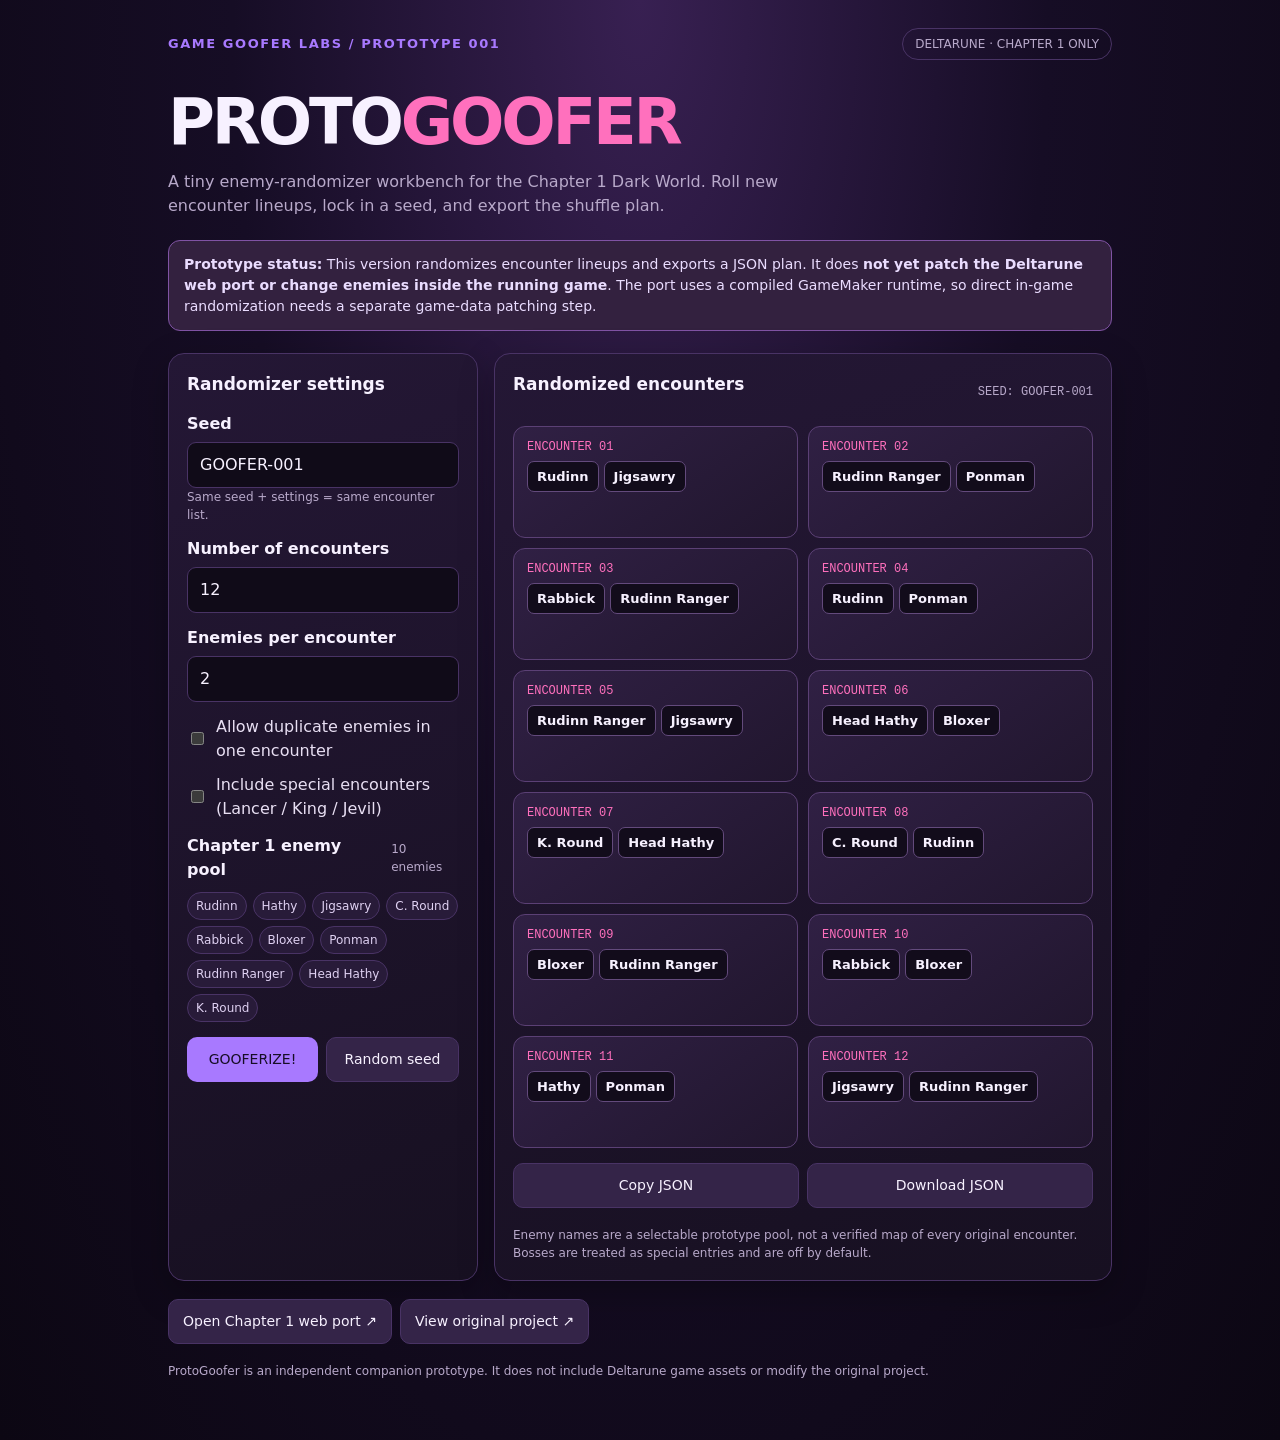
<file: protogoofer.html>
<!doctype html>
<html lang="en">
<head>
<meta charset="utf-8">
<meta name="viewport" content="width=device-width,initial-scale=1">
<meta name="theme-color" content="#160d25">
<title>ProtoGoofer | Deltarune Chapter 1</title>
<style>
:root{color-scheme:dark;--bg:#10091b;--panel:#1d1230;--panel2:#281941;--purple:#a879ff;--pink:#ff70bd;--text:#f7f1ff;--muted:#b8a9ca;--line:#493365}
*{box-sizing:border-box}body{margin:0;background:radial-gradient(ellipse at top,#382052 0,#160d25 45%,#0c0713 100%);color:var(--text);font:16px/1.5 system-ui,-apple-system,Segoe UI,sans-serif;min-height:100vh}
main{max-width:980px;margin:auto;padding:28px 18px 60px}.top{display:flex;justify-content:space-between;align-items:center;gap:12px;flex-wrap:wrap}
.brand{font-weight:900;letter-spacing:.12em;color:var(--purple);font-size:13px}.chapter{border:1px solid var(--line);border-radius:99px;padding:6px 12px;color:var(--muted);font-size:12px}
h1{font-size:clamp(36px,8vw,64px);line-height:1;margin:30px 0 10px;letter-spacing:-.05em}h1 span{color:var(--pink)}.sub{color:var(--muted);max-width:650px}
.notice{margin:22px 0;padding:13px 15px;background:#33213f;border:1px solid #8053a4;border-radius:12px;color:#eadcff;font-size:14px}
.layout{display:grid;grid-template-columns: minmax(240px,310px) 1fr;gap:16px;margin-top:20px}.panel{background:linear-gradient(160deg,#241735,#171021);border:1px solid var(--line);border-radius:16px;padding:18px;box-shadow:0 12px 35px #0004}
h2{font-size:17px;margin:0 0 14px}.field{margin:13px 0}.field label{display:block;font-weight:650;margin-bottom:6px}.hint{color:var(--muted);font-size:12px}.row{display:flex;align-items:center;justify-content:space-between;gap:12px}
input[type=number],input[type=text]{width:100%;padding:10px 12px;border-radius:9px;border:1px solid var(--line);background:#100b18;color:var(--text);font:inherit}
input[type=checkbox]{accent-color:var(--purple);width:17px;height:17px}.check{display:flex;align-items:center;gap:9px;margin:10px 0;color:#e8dff3}
button,.linkbtn{border:0;border-radius:10px;padding:11px 14px;background:var(--purple);color:#160d25;font-weight:800;font:inherit;font-size:14px;cursor:pointer;text-decoration:none;display:inline-flex;align-items:center;justify-content:center}
button:hover,.linkbtn:hover{filter:brightness(1.12)}button.secondary,.linkbtn.secondary{background:#342448;color:var(--text);border:1px solid var(--line)}button:active{transform:translateY(1px)}
.actions{display:flex;gap:8px;flex-wrap:wrap;margin-top:15px}.actions button{flex:1}.results-head{display:flex;align-items:center;justify-content:space-between;gap:10px;flex-wrap:wrap}.seedtag{font:12px ui-monospace,monospace;color:var(--muted);overflow-wrap:anywhere}
.encounters{display:grid;grid-template-columns:repeat(auto-fit,minmax(190px,1fr));gap:10px;margin-top:14px}.encounter{background:linear-gradient(145deg,#302044,#21162e);border:1px solid #5b4075;border-radius:12px;padding:13px;min-height:112px}.encounter .num{font:12px ui-monospace,monospace;color:var(--pink)}.enemy{display:inline-block;margin:7px 5px 0 0;padding:5px 9px;border-radius:7px;background:#120c1b;border:1px solid #634a7c;font-weight:700;font-size:13px}
.empty{padding:40px 16px;text-align:center;color:var(--muted);border:1px dashed var(--line);border-radius:12px;margin-top:14px}
footer{margin-top:18px;color:var(--muted);font-size:12px}.pool{display:flex;flex-wrap:wrap;gap:6px;margin-top:10px}.pill{font-size:12px;padding:4px 8px;border-radius:99px;background:#281b39;border:1px solid var(--line);color:#dfd1f2}
@media(max-width:700px){.layout{grid-template-columns:1fr}main{padding-top:18px}.panel{padding:15px}}
</style>
</head>
<body><main>
<div class="top"><div class="brand">GAME GOOFER LABS / PROTOTYPE 001</div><div class="chapter">DELTARUNE · CHAPTER 1 ONLY</div></div>
<h1>PROTO<span>GOOFER</span></h1>
<p class="sub">A tiny enemy-randomizer workbench for the Chapter 1 Dark World. Roll new encounter lineups, lock in a seed, and export the shuffle plan.</p>
<div class="notice"><strong>Prototype status:</strong> This version randomizes encounter lineups and exports a JSON plan. It does <strong>not yet patch the Deltarune web port or change enemies inside the running game</strong>. The port uses a compiled GameMaker runtime, so direct in-game randomization needs a separate game-data patching step.</div>
<div class="layout">
<section class="panel">
<h2>Randomizer settings</h2>
<div class="field"><label for="seed">Seed</label><input id="seed" type="text" maxlength="40" value="GOOFER-001"><div class="hint">Same seed + settings = same encounter list.</div></div>
<div class="field"><label for="count">Number of encounters</label><input id="count" type="number" min="1" max="40" value="12"></div>
<div class="field"><label for="size">Enemies per encounter</label><input id="size" type="number" min="1" max="5" value="2"></div>
<label class="check"><input id="dupes" type="checkbox"> Allow duplicate enemies in one encounter</label>
<label class="check"><input id="bosses" type="checkbox"> Include special encounters (Lancer / King / Jevil)</label>
<div class="field"><div class="row"><strong>Chapter 1 enemy pool</strong><span class="hint" id="poolCount"></span></div><div class="pool" id="pool"></div></div>
<div class="actions"><button id="generate">GOOFERIZE!</button><button class="secondary" id="randomSeed">Random seed</button></div>
</section>
<section class="panel">
<div class="results-head"><h2>Randomized encounters</h2><span class="seedtag" id="activeSeed">SEED: —</span></div>
<div id="results" class="empty">Hit GOOFERIZE! to generate your Chapter 1 enemy shuffle.</div>
<div class="actions"><button class="secondary" id="copy" disabled>Copy JSON</button><button class="secondary" id="download" disabled>Download JSON</button></div>
<footer>Enemy names are a selectable prototype pool, not a verified map of every original encounter. Bosses are treated as special entries and are off by default.</footer>
</section>
</div>
<div class="actions" style="margin-top:18px"><a class="linkbtn secondary" href="https://byalvaro19.github.io/deltarune/chapter1/" target="_blank" rel="noopener">Open Chapter 1 web port ↗</a><a class="linkbtn secondary" href="https://github.com/ByAlvaro19/deltarune" target="_blank" rel="noopener">View original project ↗</a></div>
<footer>ProtoGoofer is an independent companion prototype. It does not include Deltarune game assets or modify the original project.</footer>
</main>
<script>
const baseEnemies=["Rudinn","Hathy","Jigsawry","C. Round","Rabbick","Bloxer","Ponman","Rudinn Ranger","Head Hathy","K. Round"];
const specialEnemies=["Lancer","King","Jevil"];
let currentPlan=null;
const $=id=>document.getElementById(id);
$("pool").innerHTML=baseEnemies.map(n=>'<span class="pill">'+n+'</span>').join("");
$("poolCount").textContent=baseEnemies.length+" enemies";
function hashSeed(str){let h=2166136261;for(let i=0;i<str.length;i++){h^=str.charCodeAt(i);h=Math.imul(h,16777619)}return h>>>0}
function rng(seed){let a=seed>>>0;return()=>{a+=0x6D2B79F5;let t=a;t=Math.imul(t^(t>>>15),t|1);t^=t+Math.imul(t^(t>>>7),t|61);return((t^(t>>>14))>>>0)/4294967296}}
function generate(){
 const seed=$("seed").value.trim()||"GOOFER";
 const count=Math.max(1,Math.min(40,Number($("count").value)||12));
 const size=Math.max(1,Math.min(5,Number($("size").value)||2));
 const allowDupes=$("dupes").checked,includeBosses=$("bosses").checked;
 const pool=includeBosses?baseEnemies.concat(specialEnemies):baseEnemies.slice();
 const random=rng(hashSeed(seed));
 const encounters=[];
 for(let i=0;i<count;i++){
   const picks=[];
   for(let j=0;j<size;j++){
     let available=allowDupes?pool:pool.filter(x=>!picks.includes(x));
     if(!available.length)available=pool;
     picks.push(available[Math.floor(random()*available.length)]);
   }
   encounters.push({number:i+1,enemies:picks});
 }
 currentPlan={tool:"ProtoGoofer",game:"Deltarune",chapter:1,mode:"encounter-lineup-randomizer",seed,settings:{encounterCount:count,enemiesPerEncounter:size,allowDuplicates:allowDupes,includeSpecialEncounters:includeBosses},encounters};
 $("activeSeed").textContent="SEED: "+seed;
 $("results").className="encounters";
 $("results").innerHTML=encounters.map(e=>'<article class="encounter"><div class="num">ENCOUNTER '+String(e.number).padStart(2,"0")+'</div>'+e.enemies.map(n=>'<span class="enemy">'+n+'</span>').join("")+'</article>').join("");
 $("copy").disabled=false;$("download").disabled=false;
}
$("generate").addEventListener("click",generate);
$("randomSeed").addEventListener("click",()=>{$("seed").value="PG-"+Math.random().toString(36).slice(2,9).toUpperCase();generate()});
$("copy").addEventListener("click",async()=>{if(!currentPlan)return;try{await navigator.clipboard.writeText(JSON.stringify(currentPlan,null,2));$("copy").textContent="Copied!";setTimeout(()=>$("copy").textContent="Copy JSON",1300)}catch(e){$("copy").textContent="Copy unavailable"}});
$("download").addEventListener("click",()=>{if(!currentPlan)return;const blob=new Blob([JSON.stringify(currentPlan,null,2)],{type:"application/json"});const a=document.createElement("a");a.href=URL.createObjectURL(blob);a.download="protogoofer-ch1-"+currentPlan.seed.replace(/[^a-z0-9_-]/gi,"_")+".json";a.click();URL.revokeObjectURL(a.href)});
generate();
</script></body></html>
</file>
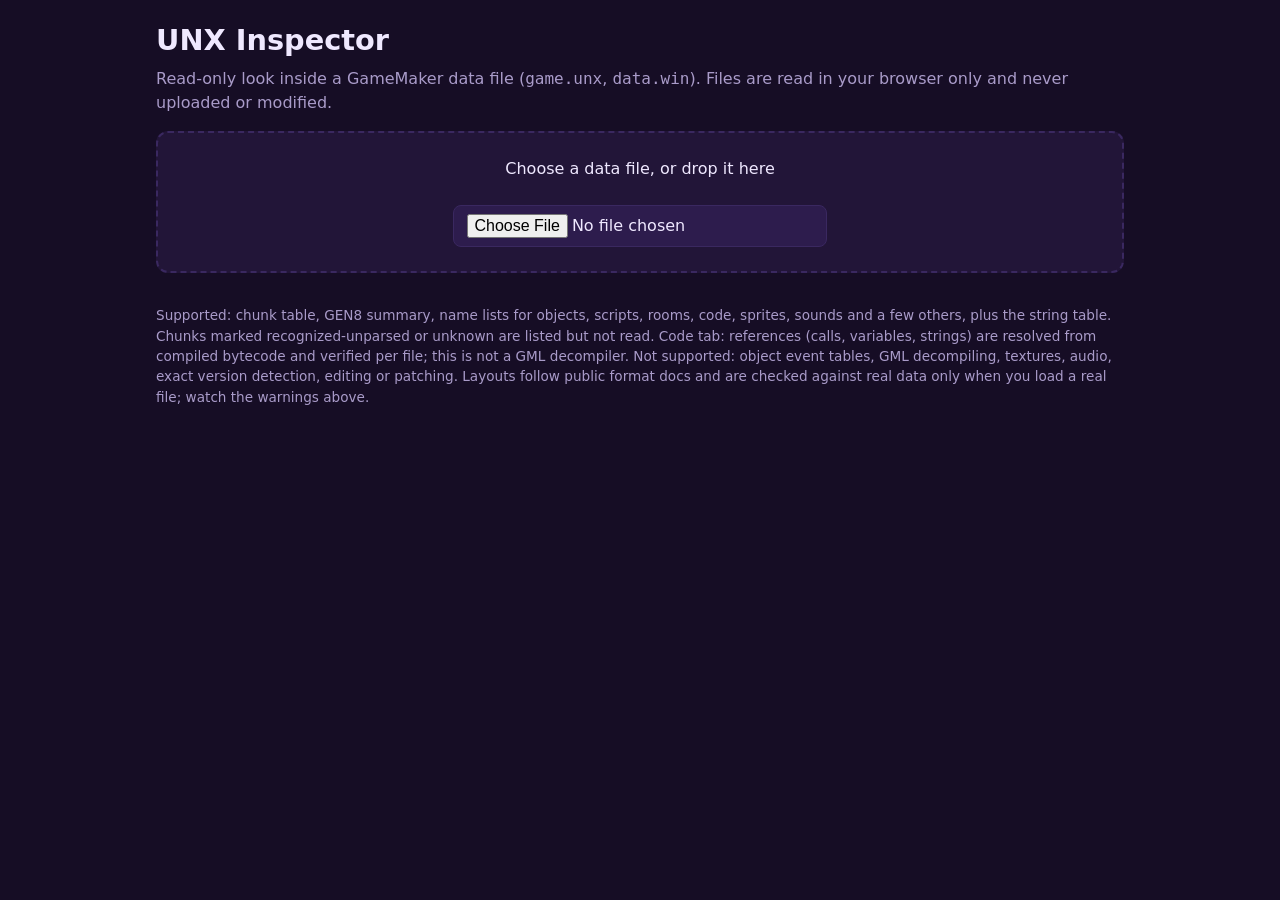
<file: unx-inspector.html>
<!doctype html>
<html lang="en">
<head>
<meta charset="utf-8">
<meta name="viewport" content="width=device-width,initial-scale=1">
<meta name="theme-color" content="#160d25">
<meta http-equiv="Content-Security-Policy" content="connect-src 'none'; form-action 'none'">
<title>UNX Inspector | Game Goofer</title>
<style>
:root{--bg:#160d25;--panel:#221538;--line:#3a2860;--text:#efe8ff;--dim:#a99bc9;--accent:#a35cff;--warn:#ffcf5c;--err:#ff7a9a}
*{box-sizing:border-box}
body{margin:0;background:var(--bg);color:var(--text);font:16px/1.5 system-ui,sans-serif;padding:1rem;max-width:1000px;margin-inline:auto}
h1{margin:.2rem 0;font-size:1.8rem} p{color:var(--dim);margin:.3rem 0 1rem}
.drop{border:2px dashed var(--line);border-radius:12px;padding:1.5rem;text-align:center;background:var(--panel)}
.drop.over{border-color:var(--accent)}
button,input,select{font:inherit;color:var(--text);background:#2d1c4d;border:1px solid var(--line);border-radius:8px;padding:.5rem .8rem}
button{cursor:pointer;background:var(--accent);border-color:var(--accent);color:#fff} button:disabled{opacity:.4;cursor:default}
:focus-visible{outline:2px solid #fff;outline-offset:2px}
.msg{padding:.6rem .8rem;border-radius:8px;margin:.5rem 0;background:var(--panel);border-left:4px solid var(--line)}
.msg.warn{border-color:var(--warn)} .msg.err{border-color:var(--err)}
.tabs{display:flex;flex-wrap:wrap;gap:.4rem;margin:1rem 0 .6rem}
.tabs button{background:var(--panel);border-color:var(--line)} .tabs button[aria-selected=true]{background:var(--accent);border-color:var(--accent)}
.bar{display:flex;gap:.5rem;flex-wrap:wrap;margin-bottom:.6rem} .bar input[type=search]{flex:1;min-width:12rem}
.wrap{overflow-x:auto;border:1px solid var(--line);border-radius:8px}
table{border-collapse:collapse;width:100%;font-size:.9rem} th,td{padding:.35rem .6rem;text-align:left;border-bottom:1px solid var(--line);white-space:nowrap}
td.n{white-space:normal;word-break:break-all} th{background:var(--panel);position:sticky;top:0}
.dim{color:var(--dim)} #detail{margin-top:1rem} #detail h2{font-size:1.1rem;margin:.2rem 0} #detail pre{overflow-x:auto;background:var(--panel);border:1px solid var(--line);border-radius:8px;padding:.6rem;font-size:.8rem;max-height:24rem}
.cols{display:grid;grid-template-columns:repeat(auto-fit,minmax(14rem,1fr));gap:.8rem} .cols ul{margin:.2rem 0;padding-left:1.1rem;font-size:.85rem;word-break:break-all} button.sm{padding:.15rem .5rem} footer{margin-top:2rem;color:var(--dim);font-size:.85rem}
</style>
</head>
<body>
<h1>UNX Inspector</h1>
<p>Read-only look inside a GameMaker data file (<code>game.unx</code>, <code>data.win</code>). Files are read in your browser only and never uploaded or modified.</p>

<div class="drop" id="drop">
  <label for="file">Choose a data file, or drop it here</label><br><br>
  <input type="file" id="file" accept=".unx,.win,.ios,.droid,application/octet-stream">
</div>
<div id="status" class="msg" hidden role="status"></div>
<div id="issues"></div>
<div id="results" hidden>
  <div class="tabs" role="tablist" id="tabs"></div>
  <div class="bar">
    <input type="search" id="q" placeholder="Search this tab (try: battle, encounter, enemy)" aria-label="Search this tab">
    <button id="export" type="button">Export report JSON</button>
    <label class="dim"><input type="checkbox" id="incStr"> include strings in export</label>
  </div>
  <div id="view"></div>
  <div id="detail"></div>
</div>
<footer>Supported: chunk table, GEN8 summary, name lists for objects, scripts, rooms, code, sprites, sounds and a few others, plus the string table. Chunks marked recognized-unparsed or unknown are listed but not read. Code tab: references (calls, variables, strings) are resolved from compiled bytecode and verified per file; this is not a GML decompiler. Not supported: object event tables, GML decompiling, textures, audio, exact version detection, editing or patching. Layouts follow public format docs and are checked against real data only when you load a real file; watch the warnings above.</footer>
<script src="gm-code-scan.js"></script>
<script src="gm-data-reader.js"></script>
<script>
(function () {
  const $ = (id) => document.getElementById(id);
  const PAGE = 200;
  let result = null, tab = 'overview', shown = PAGE;
  const TABS = [['overview', 'Overview'], ['validation', 'Validation'], ['chunks', 'Chunks'], ['objects', 'Objects'], ['scripts', 'Scripts'], ['code', 'Code'], ['rooms', 'Rooms'], ['sprites', 'Sprites'], ['sounds', 'Sounds'], ['strings', 'Strings']];
  const COLS = {
    objects: ['index', 'name', 'offset', 'spriteName', 'parentName', 'depth', 'solid', 'persistent', 'codeEntriesByName'],
    scripts: ['index', 'name', 'offset', 'codeName'], code: ['index', 'name', 'offset', 'bytecodeAt', 'length', 'object', 'event'],
    rooms: ['index', 'name', 'offset', 'caption', 'width', 'height'], sprites: ['index', 'name', 'offset', 'width', 'height'], sounds: ['index', 'name', 'offset'],
  };
  const esc = (v) => String(v == null ? '' : v).replace(/[&<>"]/g, (c) => ({ '&': '&amp;', '<': '&lt;', '>': '&gt;', '"': '&quot;' }[c]));
  const status = (t) => { $('status').hidden = !t; $('status').textContent = t || ''; };

  async function load(file) {
    result = null; $('results').hidden = true; $('issues').innerHTML = '';
    status('Reading ' + file.name + ' ...');
    try { result = await GMDataReader.inspect(file, { onProgress: status }); }
    catch (e) { status(''); $('issues').innerHTML = '<div class="msg err">Unexpected error: ' + esc(e.message) + '</div>'; return; }
    status('');
    const r = result.report;
    $('issues').innerHTML = r.errors.map((m) => '<div class="msg err">' + esc(m) + '</div>').join('') + r.warnings.map((m) => '<div class="msg warn">' + esc(m) + '</div>').join('');
    if (!r.chunks.length) return;
    tab = 'overview'; shown = PAGE; $('q').value = ''; $('results').hidden = false; renderTabs(); render();
  }

  function renderTabs() {
    $('tabs').innerHTML = TABS.map(([k, l]) => {
      const s = result.report.sections[k];
      const n = k === 'chunks' ? result.report.chunks.length : k === 'validation' ? result.report.validation.checks.length : s ? s.count : null;
      return '<button type="button" role="tab" data-t="' + k + '" aria-selected="' + (k === tab) + '">' + l + (n != null ? ' (' + n + ')' : '') + '</button>';
    }).join('');
  }
  function table(cols, rows, withRefs) {
    return '<div class="wrap"><table><thead><tr>' + cols.map((c) => '<th>' + esc(c) + '</th>').join('') + (withRefs ? '<th>details</th>' : '') + '</tr></thead><tbody>' +
      rows.map((r) => '<tr>' + cols.map((c) => '<td' + (c === 'name' ? ' class="n"' : '') + '>' + esc(r[c]) + '</td>').join('') + (withRefs ? '<td><button type="button" data-open="' + r.index + '">refs</button></td>' : '') + '</tr>').join('') + '</tbody></table></div>';
  }
  // Code detail: references resolved by gm-code-scan.js (self-verified per file; see Validation tab). Not a decompiler.
  function showRefs(i) {
    const sec = result.report.sections[tab]; let item = sec.items.find((x) => x.index === +i); let e = item;
    if (tab === 'scripts') e = result.report.sections.code.items.find((c) => c.name === item.codeName);
    const d = $('detail'); if (!e || e.address === undefined) { d.innerHTML = '<div class="msg warn">No bytecode entry is linked to this row.</div>'; return; }
    const r = result.data.codeScan.refs(e), l = result.data.codeScan.lines(e);
    const list = (a, f, n) => a.slice(0, n).map(f).join('') || '<li class="dim">none</li>';
    d.innerHTML = '<h2>' + esc(e.name) + '</h2><p class="dim">bytecode ' + esc(e.bytecodeAt) + ', ' + r.length + ' bytes, ' + r.instructions + ' instructions' + (r.error ? ', ERROR: ' + esc(r.error) : '') + '</p>' +
      '<div class="cols"><div><b>Calls</b><ul>' + list(r.calls, (c) => '<li>' + esc(c.name) + ' x' + c.count + '</li>', 40) + '</ul></div>' +
      '<div><b>Variables</b><ul>' + list(r.variables, (v) => '<li>' + esc(v.name) + ' x' + v.count + '</li>', 40) + '</ul></div>' +
      '<div><b>Strings</b><ul>' + list(r.strings, (s) => '<li>' + esc(s.text.length > 80 ? s.text.slice(0, 80) + '...' : s.text) + '</li>', 40) + '</ul></div></div>' +
      '<b>Resolved listing</b> <span class="dim">(first 150 of ' + l.lines.length + ' instructions; not decompiled GML)</span><pre>' + esc(l.lines.slice(0, 150).map((x) => String(x.at).padStart(5) + '  ' + x.text).join('\n')) + '</pre>';
    d.scrollIntoView({ block: 'nearest' });
  }
  function render() {
    const r = result.report, q = $('q').value.trim().toLowerCase(), v = $('view');
    $('q').disabled = tab === 'overview' || tab === 'validation';
    if (tab === 'overview') {
      const g = r.gen8 || {};
      v.innerHTML = table(['field', 'value'], [
        ['file', r.file.name], ['size (bytes)', r.file.size], ['signature', r.container.signature], ['chunks', r.chunks.length],
        ['validation', r.validation.status], ['game name', g.name], ['display name', g.displayName], ['WAD / bytecode version', g.wadVersion], ['GEN8 version fields', g.gameMakerVersionFields],
        ['minimum version implied by chunks', r.version && r.version.minimumImpliedByChunks], ['exact GameMaker version', r.version && r.version.exactVersion],
        ['object field layout', r.objectLayout ? (r.objectLayout.managed ? '2022.5+ (managed field)' : 'pre-2022.5') + ', confidence ' + r.objectLayout.confidence : 'unknown'], ['default window', g.defaultWindow], ['bytecode self-check', (r.validation.checks.find((c) => c.id === 'bytecode') || {}).detail || 'not run'],
      ].map(([field, value]) => ({ field, value }))) + (r.version ? '<p class="dim">' + esc(r.version.note) + '</p>' : '');
      return;
    }
    if (tab === 'validation') {
      v.innerHTML = table(['status', 'id', 'detail'], r.validation.checks) + '<p class="dim">pass = looked right, warn = check the warnings above, fail = this file was not read correctly, info = not a pass/fail check.</p>';
      return;
    }
    let rows, cols;
    if (tab === 'chunks') { cols = ['name', 'status', 'offset', 'size']; rows = r.chunks; }
    else if (tab === 'strings') { cols = ['index', 'text']; rows = result.data.strings.map((t, i) => ({ index: i, text: t.length > 160 ? t.slice(0, 160) + '...' : t })); }
    else { cols = COLS[tab]; rows = (r.sections[tab] || { items: [] }).items; }
    const f = q ? rows.filter((x) => cols.some((c) => String(x[c] == null ? '' : x[c]).toLowerCase().includes(q))) : rows;
    const sec = r.sections[tab];
    v.innerHTML = (sec && sec.note ? '<p class="dim">' + esc(sec.note) + '</p>' : '') +
      '<p class="dim">' + f.length + ' of ' + rows.length + ' shown' + (sec && sec.nullEntries ? ' (' + sec.nullEntries + ' empty slots)' : '') + '</p>' +
      (f.length ? table(cols, f.slice(0, shown), (tab === 'code' || tab === 'scripts') && !!result.data.codeScan) : '<div class="msg">Nothing here. Either this section is missing from the file or nothing matches your search.</div>') +
      (f.length > shown ? '<p><button type="button" id="more">Show ' + Math.min(PAGE, f.length - shown) + ' more</button></p>' : '');
  }

  $('tabs').addEventListener('click', (e) => { const t = e.target.dataset.t; if (t) { tab = t; shown = PAGE; $('detail').innerHTML = ''; renderTabs(); render(); } });
  $('q').addEventListener('input', () => { shown = PAGE; render(); });
  $('view').addEventListener('click', (e) => { if (e.target.id === 'more') { shown += PAGE; render(); } else if (e.target.dataset.open !== undefined) showRefs(e.target.dataset.open); });
  $('file').addEventListener('change', (e) => e.target.files[0] && load(e.target.files[0]));
  const drop = $('drop');
  ['dragover', 'dragenter'].forEach((n) => drop.addEventListener(n, (e) => { e.preventDefault(); drop.classList.add('over'); }));
  ['dragleave', 'drop'].forEach((n) => drop.addEventListener(n, (e) => { e.preventDefault(); drop.classList.remove('over'); }));
  drop.addEventListener('drop', (e) => e.dataTransfer.files[0] && load(e.dataTransfer.files[0]));
  $('export').addEventListener('click', () => {
    if (!result) return;
    const out = JSON.parse(JSON.stringify(result.report));
    if ($('incStr').checked) out.strings = result.data.strings;
    const a = document.createElement('a');
    a.href = URL.createObjectURL(new Blob([JSON.stringify(out, null, 2)], { type: 'application/json' }));
    a.download = 'unx-inspection-report.json'; a.click(); setTimeout(() => URL.revokeObjectURL(a.href), 1000);
  });
})();
</script>
</body>
</html>
</file>
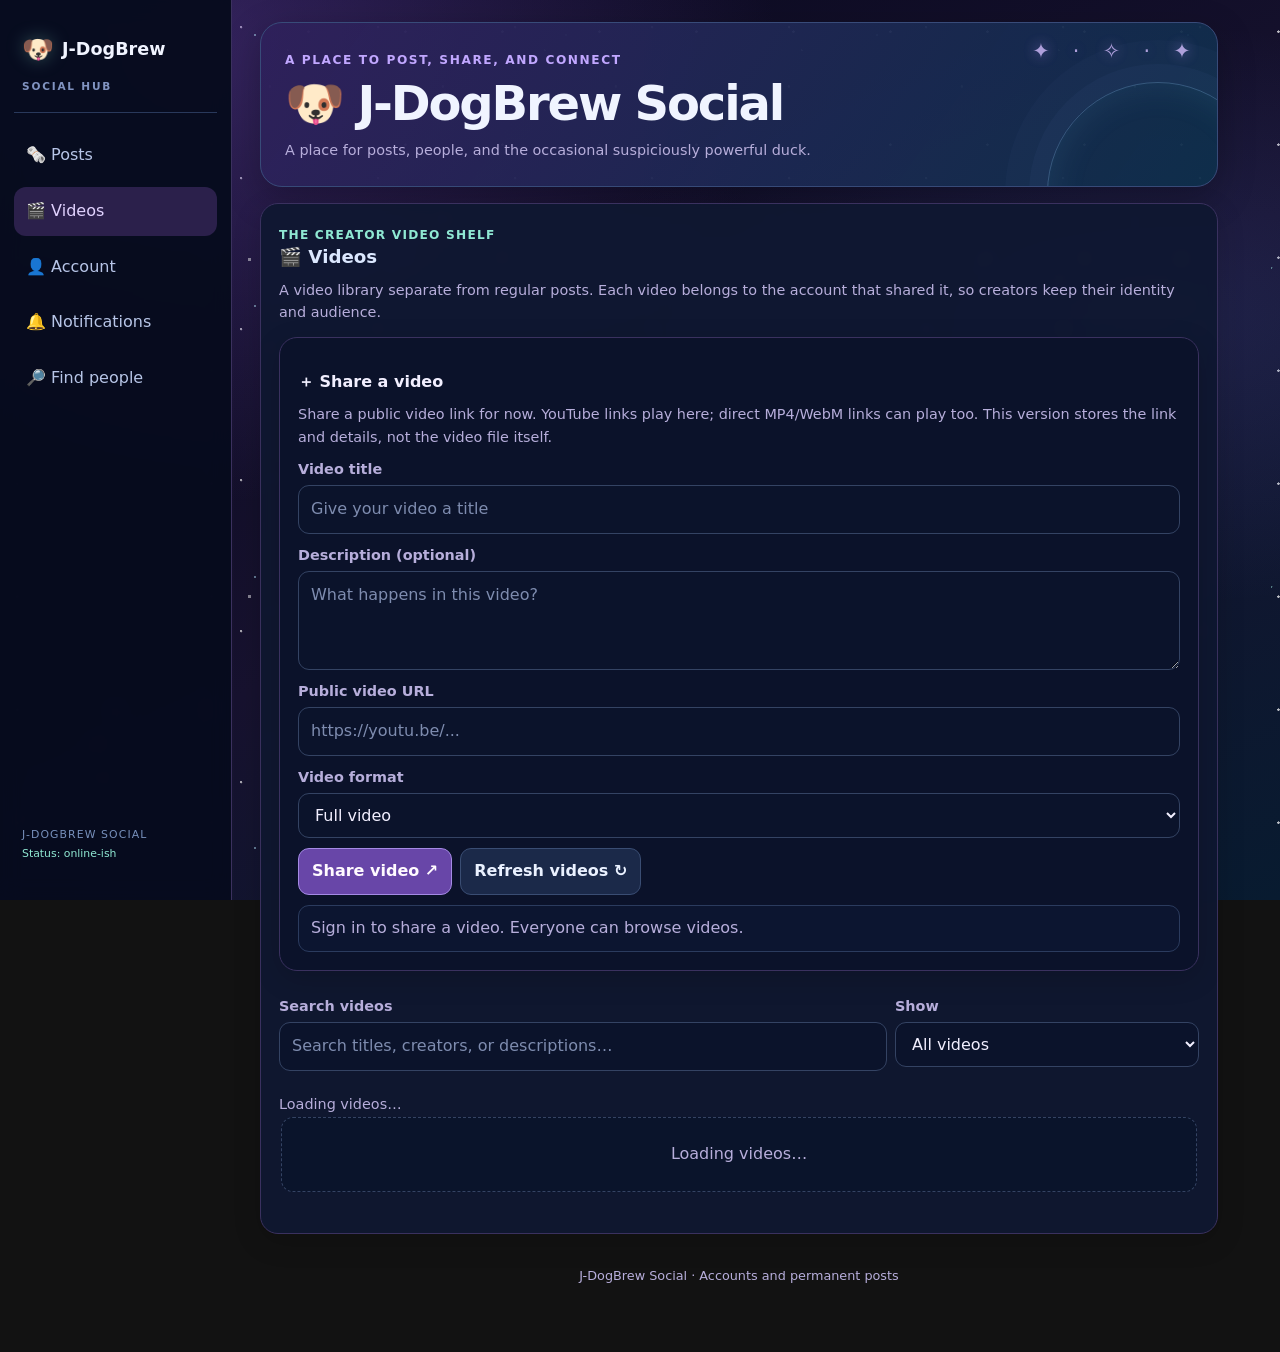
<file: videos.html>
<!doctype html>
<html lang="en"><head>
<meta charset="utf-8"><meta name="viewport" content="width=device-width,initial-scale=1,viewport-fit=cover">
<meta name="theme-color" content="#080d20"><meta name="description" content="J-DogBrew Social">
<title>Videos · J-DogBrew Social</title>
<style>
:root{color-scheme:dark;--bg:#09091e;--panel:#15132f;--line:#3a315f;--text:#f2efff;--muted:#b7aedb;--green:#67e8c0;--amber:#ffb86b;--blue:#b8a0ff;--purple:#b79aff;--violet:#805dce}
*{box-sizing:border-box}html{scroll-behavior:smooth}
body{margin:0;background:radial-gradient(ellipse at 15% 5%,rgba(130,82,210,.34),transparent 38%),radial-gradient(ellipse at 90% 35%,rgba(73,94,180,.2),transparent 35%),radial-gradient(circle at 18% 28%,rgba(255,255,255,.72) 0 1px,transparent 1.5px),radial-gradient(circle at 76% 18%,rgba(255,255,255,.62) 0 1px,transparent 1.5px),radial-gradient(circle at 56% 66%,rgba(255,255,255,.52) 0 1px,transparent 1.5px),linear-gradient(155deg,#09091e,#17122f 54%,#081b30);background-size:auto,auto,97px 113px,137px 151px,173px 131px,auto;background-attachment:fixed;color:var(--text);font:16px/1.55 system-ui,-apple-system,Segoe UI,sans-serif;padding:env(safe-area-inset-top) 14px env(safe-area-inset-bottom)}
main{max-width:900px;margin:auto;padding:22px 0 48px}
header{position:relative;overflow:hidden;padding:24px;margin-bottom:16px;border:1px solid #384b79;border-radius:22px;background:linear-gradient(125deg,rgba(47,32,91,.97),rgba(14,47,75,.95));box-shadow:0 12px 36px rgba(0,0,0,.25)}
header:after{content:"✦  ·  ✧     ·      ✦";position:absolute;right:18px;top:12px;color:#9ecbff;letter-spacing:.4em;font-size:1.3rem;opacity:.8;pointer-events:none}
h1{font-size:clamp(2rem,7vw,3rem);line-height:1.04;letter-spacing:-.045em;margin:.45rem 0 .65rem;color:#f0f4ff}h2{font-size:1.14rem;line-height:1.25;margin:0 0 .6rem;color:#dce8ff}h3{font-size:1rem;margin:14px 0 6px}p{margin:.5rem 0 0}a{color:var(--blue);text-underline-offset:3px}
.small,small{font-size:.9rem;color:var(--muted)}.eyebrow{color:#c1a7ff;font-size:.76rem;font-weight:850;letter-spacing:.13em}
.panel{background:rgba(15,24,49,.94);border:1px solid var(--line);border-radius:18px;padding:18px;margin:14px 0;box-shadow:0 8px 28px rgba(0,0,0,.16);backdrop-filter:blur(5px)}
.grid{display:grid;grid-template-columns:1fr;gap:9px}@media(min-width:580px){.grid{grid-template-columns:1fr 1fr}}
label{display:block;font-size:.9rem;color:var(--muted);margin-top:10px;font-weight:650}
input,select,textarea{display:block;width:100%;margin:5px 0 8px;padding:11px 12px;border-radius:11px;border:1px solid #344363;background:#0b132b;color:var(--text);font:inherit;min-width:0}textarea{resize:vertical}input::placeholder,textarea::placeholder{color:#7e8caf}
button{background:#1b2949;color:#eaf1ff;border:1px solid #3a4d73;border-radius:11px;padding:10px 13px;font:inherit;font-weight:700;cursor:pointer;transition:background .15s,border-color .15s}button:hover{background:#26395f;border-color:#718ac2}button:active{transform:scale(.985)}button.primary{background:#6846a8;color:#fffaff;border-color:#a58ae5}button.primary:hover{background:#805cc7}button:disabled{opacity:.5;cursor:not-allowed}
button:focus-visible,a:focus-visible,input:focus-visible,select:focus-visible,textarea:focus-visible{outline:3px solid #9bdfff;outline-offset:2px}
.actions{display:flex;gap:8px;flex-wrap:wrap;margin-top:10px}.statusline{padding:10px 12px;border:1px solid #2b3b5e;border-radius:11px;margin-top:10px;color:var(--muted);overflow-wrap:anywhere;background:#0c1530}
.pill{display:inline-block;padding:3px 9px;border:1px solid #344363;border-radius:999px;color:var(--muted);font-size:.78rem;background:#15213f}.note{border-left:3px solid var(--amber);padding:4px 0 4px 10px;color:var(--muted)}
.profile-banner{height:118px;margin:-4px 0 16px;border:1px solid #56447e;border-radius:14px;background:linear-gradient(120deg,#38245d,#173a57);background-size:cover;background-position:center}.profile-top{display:flex;align-items:center;gap:14px}.profile-custom-grid{display:grid;grid-template-columns:1fr;gap:8px}@media(min-width:580px){.profile-custom-grid{grid-template-columns:1fr 1fr}}.profile-public-banner{height:84px;width:100%;border-radius:10px;margin-bottom:10px;background:linear-gradient(120deg,#38245d,#173a57);background-size:cover;background-position:center;border:1px solid #55447e}.avatar{width:76px;height:76px;flex:0 0 76px;border-radius:50%;object-fit:cover;border:3px solid #3b5481;background:#1a2850}.avatar.small-avatar{width:38px;height:38px;flex-basis:38px}
.profile-stats{display:flex;gap:16px;flex-wrap:wrap;color:var(--muted);font-size:.9rem}.profile-stats strong{color:var(--text)}.profile-card{display:flex;align-items:flex-start;gap:10px}.profile-card .bubble{flex:1;min-width:0}.profile-actions{display:flex;gap:8px;flex-wrap:wrap;margin-top:8px}
.chat{display:flex;flex-direction:column;gap:11px;min-height:100px;max-height:none;overflow:visible;padding:2px}.bubble{border:1px solid #3b315e;background:#131e3b;border-radius:14px;padding:13px;overflow-wrap:anywhere;box-shadow:0 4px 14px rgba(0,0,0,.12)}.bubble.own{border-color:#7654b8;background:#102e3c}
.bubble-head{display:flex;gap:8px;align-items:center;justify-content:space-between;flex-wrap:wrap;color:var(--muted);font-size:.8rem;margin-bottom:8px}.bubble-head button{padding:5px 9px;background:#1a2949}.bubble-body{white-space:pre-wrap;overflow-wrap:anywhere;font-size:1rem}
.empty{padding:24px 12px;text-align:center;color:var(--muted);border:1px dashed #344363;border-radius:12px;background:rgba(11,20,43,.8)}.file-card{border:1px solid #344363;border-radius:10px;padding:10px;margin-top:8px;overflow-wrap:anywhere}
.feed-tools{display:grid;grid-template-columns:1fr;gap:8px;margin:14px 0}@media(min-width:580px){.feed-tools{grid-template-columns:minmax(0,2fr) minmax(150px,1fr)}}
.composer-meta{display:flex;justify-content:space-between;gap:10px;flex-wrap:wrap;color:var(--muted);font-size:.82rem}.post-extras{margin-top:4px}.post-extras input{margin-bottom:2px}.post-author{display:flex;align-items:center;gap:9px;min-width:0}.post-author .avatar{width:38px;height:38px;flex:0 0 38px}.post-author-name{display:flex;flex-direction:column;align-items:flex-start;min-width:0}.post-author-name button{padding:0;border:0;background:transparent;color:#b9e5ff;font-size:.88rem}.post-media{display:block;width:100%;max-height:420px;object-fit:contain;margin-top:12px;border:1px solid #344363;border-radius:12px}.count-near-limit{color:#ffb86b!important;font-weight:800}.section-kicker{font-size:.76rem;letter-spacing:.1em;text-transform:uppercase;color:#8fe8d3;font-weight:800}
video,img{max-width:100%;background:#111a35;border-radius:9px}.feed-image{display:block;width:100%;max-height:360px;object-fit:contain;min-height:140px;border:1px solid #344363}.feed-preview{display:block;width:100%;max-height:200px;object-fit:contain}footer{font-size:.8rem;color:var(--muted);padding:18px 3px;text-align:center}
@media(prefers-reduced-motion:reduce){html{scroll-behavior:auto}button{transition:none}}
/* Visual polish: layered starfield, orbit accents, and calmer hover feedback. */
body:before{content:"";position:fixed;inset:0;pointer-events:none;z-index:-1;opacity:.48;background-image:radial-gradient(1px 1px at 12% 22%,#fff 98%,transparent),radial-gradient(1px 1px at 82% 13%,#b9eaff 98%,transparent),radial-gradient(1.5px 1.5px at 68% 77%,#fff 98%,transparent),radial-gradient(1px 1px at 34% 84%,#9de8e0 98%,transparent),radial-gradient(1px 1px at 92% 58%,#fff 98%,transparent);background-size:257px 229px,311px 271px,367px 337px,293px 319px,401px 373px}
header{isolation:isolate}header:before{content:"";position:absolute;z-index:-1;width:220px;height:220px;right:-52px;bottom:-118px;border-radius:50%;border:1px solid rgba(150,207,255,.28);box-shadow:0 0 0 18px rgba(130,171,255,.035),0 0 0 42px rgba(130,171,255,.025),inset 0 0 36px rgba(91,184,220,.13);pointer-events:none}header:after{content:"✦ · ✧ · ✦";text-shadow:0 0 14px rgba(188,150,255,.8);color:#d5bdff}
.panel{transition:border-color .18s,box-shadow .18s}.panel:focus-within{border-color:#3d5888;box-shadow:0 10px 32px rgba(0,0,0,.2),0 0 0 1px rgba(105,177,255,.05)}.nav-orbit{filter:drop-shadow(0 0 9px rgba(143,232,211,.28))}.nav-link{transition:background .16s,border-color .16s,color .16s,transform .16s}.nav-link:hover{transform:translateX(2px)}.post-media{background:rgba(7,13,32,.65)}
.image-preview{margin-top:8px;padding:10px;border:1px solid #344363;border-radius:12px;background:rgba(8,15,35,.7)}.image-preview img{display:block;max-width:100%;max-height:240px;object-fit:contain;margin:0 auto;border-radius:8px}.image-preview .small{margin-top:6px}.timestamp-relative{color:#c0cce8}
@media(prefers-reduced-motion:reduce){.panel,.nav-link{transition:none}.nav-link:hover{transform:none}}


body{padding:0 16px 0 0}main{max-width:1240px;margin:0 auto 0 0;padding:22px 22px 48px 260px;min-height:100vh}
.space-nav{position:fixed;z-index:20;left:0;top:0;bottom:0;width:232px;padding:24px 14px;background:rgba(7,12,30,.96);border-right:1px solid #3b315e;display:flex;flex-direction:column;gap:18px;backdrop-filter:blur(10px)}
.nav-brand{display:flex;align-items:center;gap:8px;flex-wrap:wrap;font-weight:850;font-size:1.1rem;color:#f0f4ff;padding:6px 8px 18px;border-bottom:1px solid #29395b}.nav-orbit{color:#8fe8d3;font-size:1.6rem}.nav-subtitle{width:100%;font-size:.66rem;letter-spacing:.17em;color:#8194c1;font-weight:700}
.nav-links{display:flex;flex-direction:column;gap:7px;height:100%}.nav-link{display:block;width:100%;text-align:left;background:transparent;border-color:transparent;color:#b7c5e7;padding:12px;border-radius:12px}.nav-link:hover{background:#172443;border-color:#2c416b}.nav-link.active{background:#2b204b;border-color:#287a78;color:#e2d3ff}
.nav-foot{margin-top:auto;padding:12px 8px;font-size:.68rem;letter-spacing:.1em;color:#7790bc;line-height:1.8}.nav-foot span{letter-spacing:0;text-transform:none;color:#8fe8d3}.mobile-menu-toggle,.mobile-menu{display:none}
@media(max-width:760px){body{padding:0 12px}main{padding:12px 0 36px;margin:auto;width:100%}.space-nav{position:sticky;top:0;bottom:auto;width:100%;padding:10px 12px;gap:8px;border:1px solid #29395b;border-radius:0 0 16px 16px;box-shadow:0 8px 24px rgba(0,0,0,.22)}.nav-brand{font-size:1rem;padding:0 3px 4px;border:0}.nav-subtitle{display:none}.mobile-menu-toggle{display:block;align-self:flex-start;padding:8px 12px;background:#142c40;border-color:#287a78;color:#a8f5e2}.nav-links{display:none}.mobile-menu{display:flex;flex-direction:column;gap:6px;padding:6px 0 2px}.mobile-menu[hidden]{display:none}.mobile-menu .nav-link{padding:10px 12px}header{padding:19px 16px;margin:14px 0}header:after{font-size:1rem;right:10px}.panel{padding:15px}}
    /* Keep feature navigation links clean, without browser underlines. */
    a.nav-link, a.nav-link:link, a.nav-link:visited, a.nav-link:hover, a.nav-link:focus { text-decoration: none; }

/* Community controls: keep action buttons together and give expanded replies their own row. */
.post-interactions{display:grid;grid-template-columns:max-content minmax(0,1fr) max-content;align-items:center;gap:8px;margin-top:12px;min-width:0}
.post-interactions>.small{min-width:0;overflow-wrap:anywhere}
.post-interactions>.post-comments,.post-interactions>.post-safety{grid-column:1/-1;width:100%;min-width:0}
.post-comments{border-top:1px solid #344363;padding-top:12px;margin-top:4px}
.comment-list{display:flex;flex-direction:column;gap:8px;min-width:0}
.comment-item{padding:10px 12px;border:1px solid #344363;border-radius:11px;background:rgba(8,15,35,.65);overflow-wrap:anywhere}
.comment-item p{white-space:pre-wrap;overflow-wrap:anywhere;margin:.3rem 0}
.comment-item time{display:block}
.post-comments textarea{width:100%;min-width:0}
.post-comments>.actions{margin-top:6px}
.post-safety summary{cursor:pointer;color:var(--blue);font-weight:700;padding:7px 0}
.post-safety button{margin:5px 6px 0 0}
#blockedUsersList .bubble{display:flex;align-items:center;justify-content:space-between;gap:12px;flex-wrap:wrap}
#blockedUsersList .bubble strong{min-width:0;overflow-wrap:anywhere}
.direct-notifications>.bubble{display:grid;grid-template-columns:minmax(0,1fr) auto;align-items:center;gap:8px}
.direct-notifications>.bubble strong{min-width:0;overflow-wrap:anywhere}
.direct-notifications>.bubble time{grid-column:1/-1}
@media(max-width:480px){
 .post-interactions{grid-template-columns:minmax(0,1fr) minmax(0,1fr);align-items:stretch}
 .post-interactions>button{width:100%;min-width:0;padding:9px 8px}
 .post-interactions>.small{grid-column:1/-1}
 .post-interactions>.post-comments,.post-interactions>.post-safety{grid-column:1/-1}
 .post-safety button{width:100%;margin:6px 0 0}
 .direct-notifications>.bubble{grid-template-columns:1fr}
 .direct-notifications>.bubble time{grid-column:auto}
 .direct-notifications>.bubble button{width:100%}
}
</style></head><body data-current-page="videos"><main>
<header><span class="eyebrow">A PLACE TO POST, SHARE, AND CONNECT</span><h1>🐶 J-DogBrew Social</h1><p class="small">A place for posts, people, and the occasional suspiciously powerful duck.</p></header>
<nav class="space-nav" aria-label="Main navigation"><div class="nav-brand"><span class="nav-orbit">🐶</span><span>J-DogBrew</span><span class="nav-subtitle">SOCIAL HUB</span></div><button type="button" class="mobile-menu-toggle" id="mobileMenuToggle" aria-expanded="false" aria-controls="mobileMenu">☰ Menu</button><div class="nav-links" id="desktopNav"><a href="./posts.html" class="nav-link active" data-section="posts">🗞️ Posts</a><a href="./videos.html" class="nav-link" data-section="videos">🎬 Videos</a><a href="./account.html" class="nav-link" data-section="account" data-account-nav>👤 Account</a><a href="./notifications.html" class="nav-link" data-section="notifications">🔔 Notifications</a><a href="./people.html" class="nav-link" data-section="people">🔎 Find people</a><div class="nav-foot">J-DOGBREW SOCIAL<br><span>Status: online-ish</span></div></div><div class="mobile-menu" id="mobileMenu" hidden><a href="./posts.html" class="nav-link active" data-section="posts">🗞️ Posts</a><a href="./videos.html" class="nav-link" data-section="videos">🎬 Videos</a><a href="./account.html" class="nav-link" data-section="account" data-account-nav>👤 Account</a><a href="./notifications.html" class="nav-link" data-section="notifications">🔔 Notifications</a><a href="./people.html" class="nav-link" data-section="people">🔎 Find people</a></div></nav>


<div class="section-stack"><div id="account" data-page-section="account"><div id="signedOutAccount"><section class="panel"><h2>👤 Your account</h2><p class="small">Create a regular account or sign in. Usernames are public. Use a unique password you don't use anywhere else.</p>
<div class="grid"><div><label for="accountUsername">Username</label><input id="accountUsername" maxlength="20" autocomplete="username" placeholder="3–20 letters, numbers, underscores"></div><div><label for="accountPassword">Password</label><input id="accountPassword" type="password" maxlength="128" autocomplete="current-password" placeholder="At least 10 characters"></div></div>
<div class="actions"><button type="button" id="registerAccount" class="primary">Create account</button><button type="button" id="loginAccount">Sign in</button><button type="button" id="logoutAccount">Sign out</button></div><div id="accountStatus" class="statusline" aria-live="polite">Not signed in.</div></section></div><div id="signedInProfile" hidden><section class="panel" id="myProfilePanel"><h2>🪪 Your profile</h2><div id="myBanner" class="profile-banner" hidden></div><div class="profile-top"><img id="myAvatar" class="avatar" alt="Your profile picture" src="data:image/svg+xml,%3Csvg xmlns='http://www.w3.org/2000/svg' viewBox='0 0 100 100'%3E%3Crect width='100' height='100' rx='50' fill='%23263848'/%3E%3Ctext x='50' y='62' font-size='44' text-anchor='middle' fill='%23e8f0f7'%3E%3F%3C/text%3E%3C/svg%3E"><div><h2 id="myDisplayName">Sign in to set up your profile</h2><p id="myUsername" class="small">@not-signed-in</p><div class="profile-stats"><span><strong id="myFollowers">0</strong> followers</span><span><strong id="myFollowing">0</strong> following</span></div></div></div><label for="profileDisplayName">Display name</label><input id="profileDisplayName" maxlength="40" placeholder="What should people call you?"><label for="profileBio">Bio</label><textarea id="profileBio" rows="3" maxlength="160" placeholder="Tell the J-DogBrew world a little about yourself (160 characters max)"></textarea><div class="profile-custom-grid"><div><label for="profilePronouns">Pronouns (optional)</label><input id="profilePronouns" maxlength="30" placeholder="e.g. they/them"></div><div><label for="profileFavoriteGame">Favorite game (optional)</label><input id="profileFavoriteGame" maxlength="40" placeholder="e.g. Splatoon 3"></div><div><label for="profileAccent">Profile accent</label><select id="profileAccent"><option value="#a78bfa">Violet nebula</option><option value="#67e8c0">Teal comet</option><option value="#8cc8ff">Blue moon</option><option value="#ff8fcf">Pink supernova</option><option value="#ffc078">Solar flare</option></select></div><div><label for="profileBannerUrl">Banner image URL (optional)</label><input id="profileBannerUrl" type="url" maxlength="450" placeholder="https://example.com/banner.jpg"><div id="myBannerPreview" class="profile-public-banner" hidden></div></div></div><label for="profileAvatar">Profile picture</label><input id="profileAvatar" type="file" accept="image/png,image/jpeg,image/webp"><p class="small">Pictures are resized before upload. Use an image you have permission to share. Banner images use a public image URL.</p><div class="actions"><button id="saveProfile" class="primary" type="button">Save profile</button><button id="clearAvatar" type="button">Remove picture</button><button id="profileLogout" type="button">Log out</button></div><div id="profileStatus" class="statusline" aria-live="polite">Sign in to edit your profile.</div></section></div></div><div id="people" data-page-section="people"><section class="panel"><h2>🔎 Find a person</h2><p class="small">Look up a username to see their profile and follow or unfollow them.</p><label for="profileLookup">Username</label><input id="profileLookup" maxlength="20" placeholder="Enter a username"><div class="actions"><button type="button" id="lookupProfile" class="primary">View profile</button></div><div id="profileResult" class="statusline">Search for a J-DogBrew user.</div></section><section class="panel"><h2>🚫 Blocked accounts</h2><p class="small">Blocked accounts are hidden from your feed and replies. Unblock anyone here.</p><div class="actions"><button type="button" id="refreshBlockedUsers">Refresh blocked list</button></div><div id="blockedUsersList" class="chat"><div class="empty">Sign in to manage blocked accounts.</div></div></section></div><div id="notifications" data-page-section="notifications"><section class="panel"><span class="section-kicker">Activity from people you follow</span><h2>🔔 Notifications</h2><p class="small">See new posts from accounts you follow. This first version checks when you open the site or refresh the feed. It does not send push notifications.</p><div class="actions"><button type="button" id="refreshNotifications" class="primary">Check for updates ↻</button><button type="button" id="clearNotifications">Mark all as seen</button></div><div id="notificationStatus" class="statusline" aria-live="polite">Sign in and follow people to start seeing updates here.</div><div id="notificationFeed" class="chat"><div class="empty">No notifications yet.</div></div></section></div><div id="videos" data-page-section="videos"><section class="panel"><span class="section-kicker">The creator video shelf</span><h2>🎬 Videos</h2><p class="small">A video library separate from regular posts. Each video belongs to the account that shared it, so creators keep their identity and audience.</p><section class="panel" style="background:rgba(10,18,40,.7)"><h3>＋ Share a video</h3><p class="small">Share a public video link for now. YouTube links play here; direct MP4/WebM links can play too. This version stores the link and details, not the video file itself.</p><label for="videoTitle">Video title</label><input id="videoTitle" maxlength="100" placeholder="Give your video a title"><label for="videoDescription">Description (optional)</label><textarea id="videoDescription" rows="3" maxlength="500" placeholder="What happens in this video?"></textarea><label for="videoUrl">Public video URL</label><input id="videoUrl" type="url" maxlength="700" placeholder="https://youtu.be/..."><label for="videoType">Video format</label><select id="videoType"><option value="video">Full video</option><option value="short">Short / clip</option></select><div class="actions"><button type="button" id="publishVideo" class="primary">Share video ↗</button><button type="button" id="refreshVideos">Refresh videos ↻</button></div><div id="videoStatus" class="statusline" aria-live="polite">Sign in to share a video. Everyone can browse videos.</div></section><div class="feed-tools"><div><label for="videoSearch">Search videos</label><input id="videoSearch" type="search" placeholder="Search titles, creators, or descriptions…"></div><div><label for="videoFilter">Show</label><select id="videoFilter"><option value="all">All videos</option><option value="video">Full videos</option><option value="short">Shorts and clips</option><option value="mine">My videos</option></select></div></div><div id="videoCount" class="small">Loading videos…</div><div id="videoFeed" class="chat"><div class="empty">Loading videos…</div></div></section></div><div id="posts" data-page-section="posts"><section class="panel"><span class="section-kicker">Your little corner of the feed</span><h2>🗞️ Posts</h2><p class="small">Posts are saved on the server and appear for everyone. Drafts stay on this device. Keep private information private.</p>
<label for="postComposer">What’s happening?</label><textarea id="postComposer" rows="4" maxlength="1000" placeholder="Write something worth putting on the internet…"></textarea>
<div class="grid post-extras"><div><label for="postImageUrl">Attach an image URL (optional)</label><input id="postImageUrl" type="url" maxlength="450" placeholder="https://example.com/picture.jpg"><div id="imagePreview" class="image-preview" hidden><img id="imagePreviewImg" alt="Preview of the image attached to your draft"><p id="imagePreviewStatus" class="small">Image preview</p></div></div></div>
<p class="small">Images are attached by URL.</p>
<div class="composer-meta"><span id="draftStatus">Drafts save on this device.</span><span id="postCharCount">0 / 1000</span></div>
<div class="actions"><button type="button" id="publishPost" class="primary">Publish post ↗</button><button type="button" id="clearDraft">Clear draft</button><button type="button" id="refreshPosts">Refresh feed ↻</button></div>
<div id="postStatus" class="statusline" aria-live="polite">Sign in to publish. Posts can be read without signing in.</div>
<div class="feed-tools"><div><label for="postSearch">Search the feed</label><input id="postSearch" type="search" placeholder="Search posts or usernames…"></div><div><label for="postSort">Sort posts</label><select id="postSort"><option value="newest">Newest first</option><option value="oldest">Oldest first</option></select></div></div>
<div id="postCount" class="small">Loading posts…</div><div id="postFeed" class="chat"><div class="empty">Loading posts…</div></div></section></div></div>

<footer>J-DogBrew Social · Accounts and permanent posts</footer></main><script>(function(){const toggle=document.getElementById("mobileMenuToggle");const menu=document.getElementById("mobileMenu");function selectSection(name){document.querySelectorAll("[data-page-section]").forEach(el=>{el.hidden=el.dataset.pageSection!==name;});document.querySelectorAll("[data-section]").forEach(btn=>btn.classList.toggle("active",btn.dataset.section===name));menu.hidden=true;toggle.setAttribute("aria-expanded","false");toggle.textContent="☰ Menu";window.scrollTo(0,0);}toggle.addEventListener("click",function(){const opening=menu.hidden;menu.hidden=!opening;toggle.setAttribute("aria-expanded",String(opening));toggle.textContent=opening?"✕ Close menu":"☰ Menu";});document.querySelectorAll("[data-section]").forEach(btn=>btn.addEventListener("click",()=>selectSection(btn.dataset.section)));selectSection(document.body.dataset.currentPage || "posts"); window.jdbSelectSection=selectSection;})();</script>
<script src="./app.js?v=video-section-01"></script></body></html>
</file>
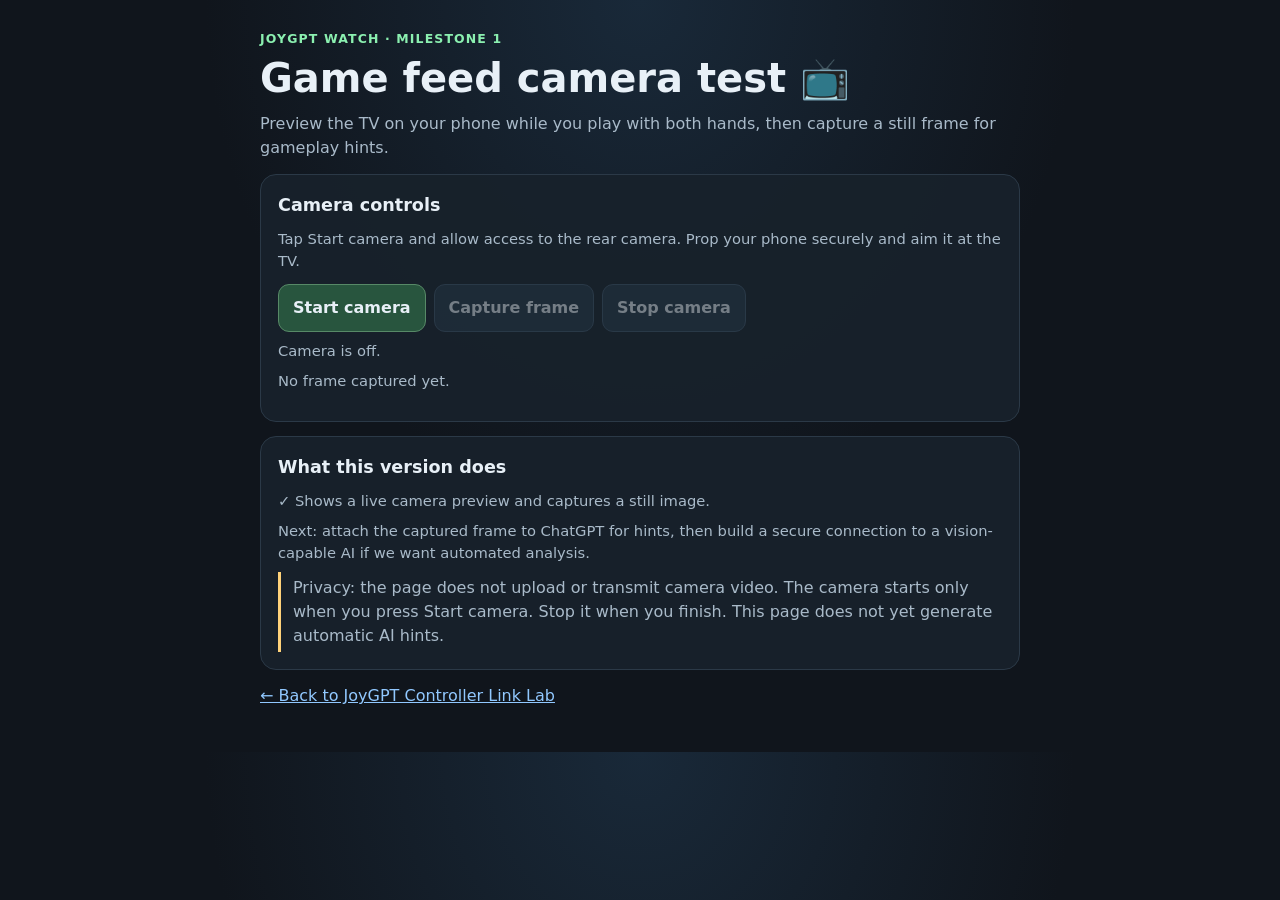
<file: watch.html>
<!doctype html>
<html lang="en">
<head>
<meta charset="utf-8">
<meta name="viewport" content="width=device-width,initial-scale=1,viewport-fit=cover">
<meta name="theme-color" content="#10151c">
<title>JoyGPT Watch · Camera Test</title>
<style>
:root{color-scheme:dark;--bg:#10151c;--panel:#18212b;--line:#2b3947;--text:#e8f0f7;--muted:#a9bac9;--green:#8bf0b0;--amber:#ffd27a;--blue:#91c8ff}
*{box-sizing:border-box}body{margin:0;background:radial-gradient(ellipse at top,#192939 0,#10151c 48%);color:var(--text);font:16px/1.5 system-ui,-apple-system,Segoe UI,sans-serif;padding:env(safe-area-inset-top) 14px env(safe-area-inset-bottom)}
main{max-width:760px;margin:auto;padding:26px 0 44px}h1{font-size:clamp(1.8rem,6vw,2.5rem);line-height:1.1;margin:.4rem 0 .7rem}h2{font-size:1.1rem;margin:0 0 .6rem}p{margin:.5rem 0 0}.muted,.small{color:var(--muted)}.small{font-size:.92rem}.panel{background:rgba(24,33,43,.94);border:1px solid var(--line);border-radius:16px;padding:17px;margin:14px 0}.eyebrow{color:var(--green);font-size:.78rem;font-weight:750;letter-spacing:.09em}a{color:var(--blue)}button{background:#263848;color:var(--text);border:1px solid #40566b;border-radius:11px;padding:11px 14px;font:inherit;font-weight:650;cursor:pointer}button.primary{background:#28553e;border-color:#578967}button:disabled{opacity:.45;cursor:not-allowed}.actions{display:flex;gap:8px;flex-wrap:wrap;margin-top:12px}.note{border-left:3px solid var(--amber);padding:4px 0 4px 12px;color:var(--muted)}video,img{display:block;width:100%;max-height:58vh;object-fit:contain;background:#05080b;border:1px solid var(--line);border-radius:12px;margin-top:12px}[hidden]{display:none!important}
</style>
</head>
<body><main>
<span class="eyebrow">JOYGPT WATCH · MILESTONE 1</span>
<h1>Game feed camera test 📺</h1>
<p class="muted">Preview the TV on your phone while you play with both hands, then capture a still frame for gameplay hints.</p>
<section class="panel">
<h2>Camera controls</h2>
<p class="small">Tap Start camera and allow access to the rear camera. Prop your phone securely and aim it at the TV.</p>
<div class="actions"><button id="start" class="primary">Start camera</button><button id="capture" disabled>Capture frame</button><button id="stop" disabled>Stop camera</button></div>
<p id="status" class="small" role="status" aria-live="polite">Camera is off.</p>
<video id="video" autoplay muted playsinline hidden></video>
<canvas id="canvas" hidden></canvas>
<img id="still" alt="Captured gameplay frame" hidden>
<p id="meta" class="small">No frame captured yet.</p>
<div class="actions"><a id="download" hidden download="joygpt-game-frame.jpg">Download frame</a></div>
</section>
<section class="panel">
<h2>What this version does</h2>
<p class="small">✓ Shows a live camera preview and captures a still image.</p>
<p class="small">Next: attach the captured frame to ChatGPT for hints, then build a secure connection to a vision-capable AI if we want automated analysis.</p>
<p class="note">Privacy: the page does not upload or transmit camera video. The camera starts only when you press Start camera. Stop it when you finish. This page does not yet generate automatic AI hints.</p>
</section>
<p><a href="./">← Back to JoyGPT Controller Link Lab</a></p>
</main>
<script>
(() => {
  const $ = id => document.getElementById(id);
  let stream = null;
  let imageUrl = null;
  function status(message) { $("status").textContent = message; }
  async function startCamera() {
    if (!navigator.mediaDevices || typeof navigator.mediaDevices.getUserMedia !== "function") {
      status("Camera API unavailable. Open this page in a modern browser over HTTPS.");
      return;
    }
    try {
      stopCamera(false);
      status("Requesting camera permission…");
      stream = await navigator.mediaDevices.getUserMedia({
        audio: false,
        video: { facingMode: { ideal: "environment" }, width: { ideal: 1280 }, height: { ideal: 720 } }
      });
      const video = $("video");
      video.srcObject = stream;
      video.hidden = false;
      await video.play();
      $("capture").disabled = false;
      $("stop").disabled = false;
      status("Camera running. Aim at the TV, then tap Capture frame.");
    } catch (error) {
      status("Could not start camera (" + (error && error.name ? error.name : "CameraError") + "). Check browser permission and try again.");
    }
  }
  function stopCamera(showStatus = true) {
    if (stream) { stream.getTracks().forEach(track => track.stop()); stream = null; }
    $("video").srcObject = null;
    $("video").hidden = true;
    $("capture").disabled = true;
    $("stop").disabled = true;
    if (showStatus) status("Camera stopped.");
  }
  function captureFrame() {
    const video = $("video"), canvas = $("canvas");
    if (!video.videoWidth || !video.videoHeight) { status("Wait for the camera preview to appear, then try again."); return; }
    canvas.width = video.videoWidth;
    canvas.height = video.videoHeight;
    canvas.getContext("2d").drawImage(video, 0, 0, canvas.width, canvas.height);
    canvas.toBlob(blob => {
      if (!blob) { status("Capture failed. Please try again."); return; }
      if (imageUrl) URL.revokeObjectURL(imageUrl);
      imageUrl = URL.createObjectURL(blob);
      $("still").src = imageUrl;
      $("still").hidden = false;
      $("download").href = imageUrl;
      $("download").download = "joygpt-frame-" + new Date().toISOString().replace(/[:.]/g, "-") + ".jpg";
      $("download").hidden = false;
      $("meta").textContent = "Captured " + canvas.width + " × " + canvas.height + " pixels. Saved only in this page so far; not sent to an AI.";
      status("Frame captured! Download it and attach it to ChatGPT for gameplay hints.");
    }, "image/jpeg", 0.88);
  }
  $("start").addEventListener("click", startCamera);
  $("stop").addEventListener("click", () => stopCamera());
  $("capture").addEventListener("click", captureFrame);
  window.addEventListener("pagehide", () => stopCamera(false));
})();
</script>
</body></html>
</file>
